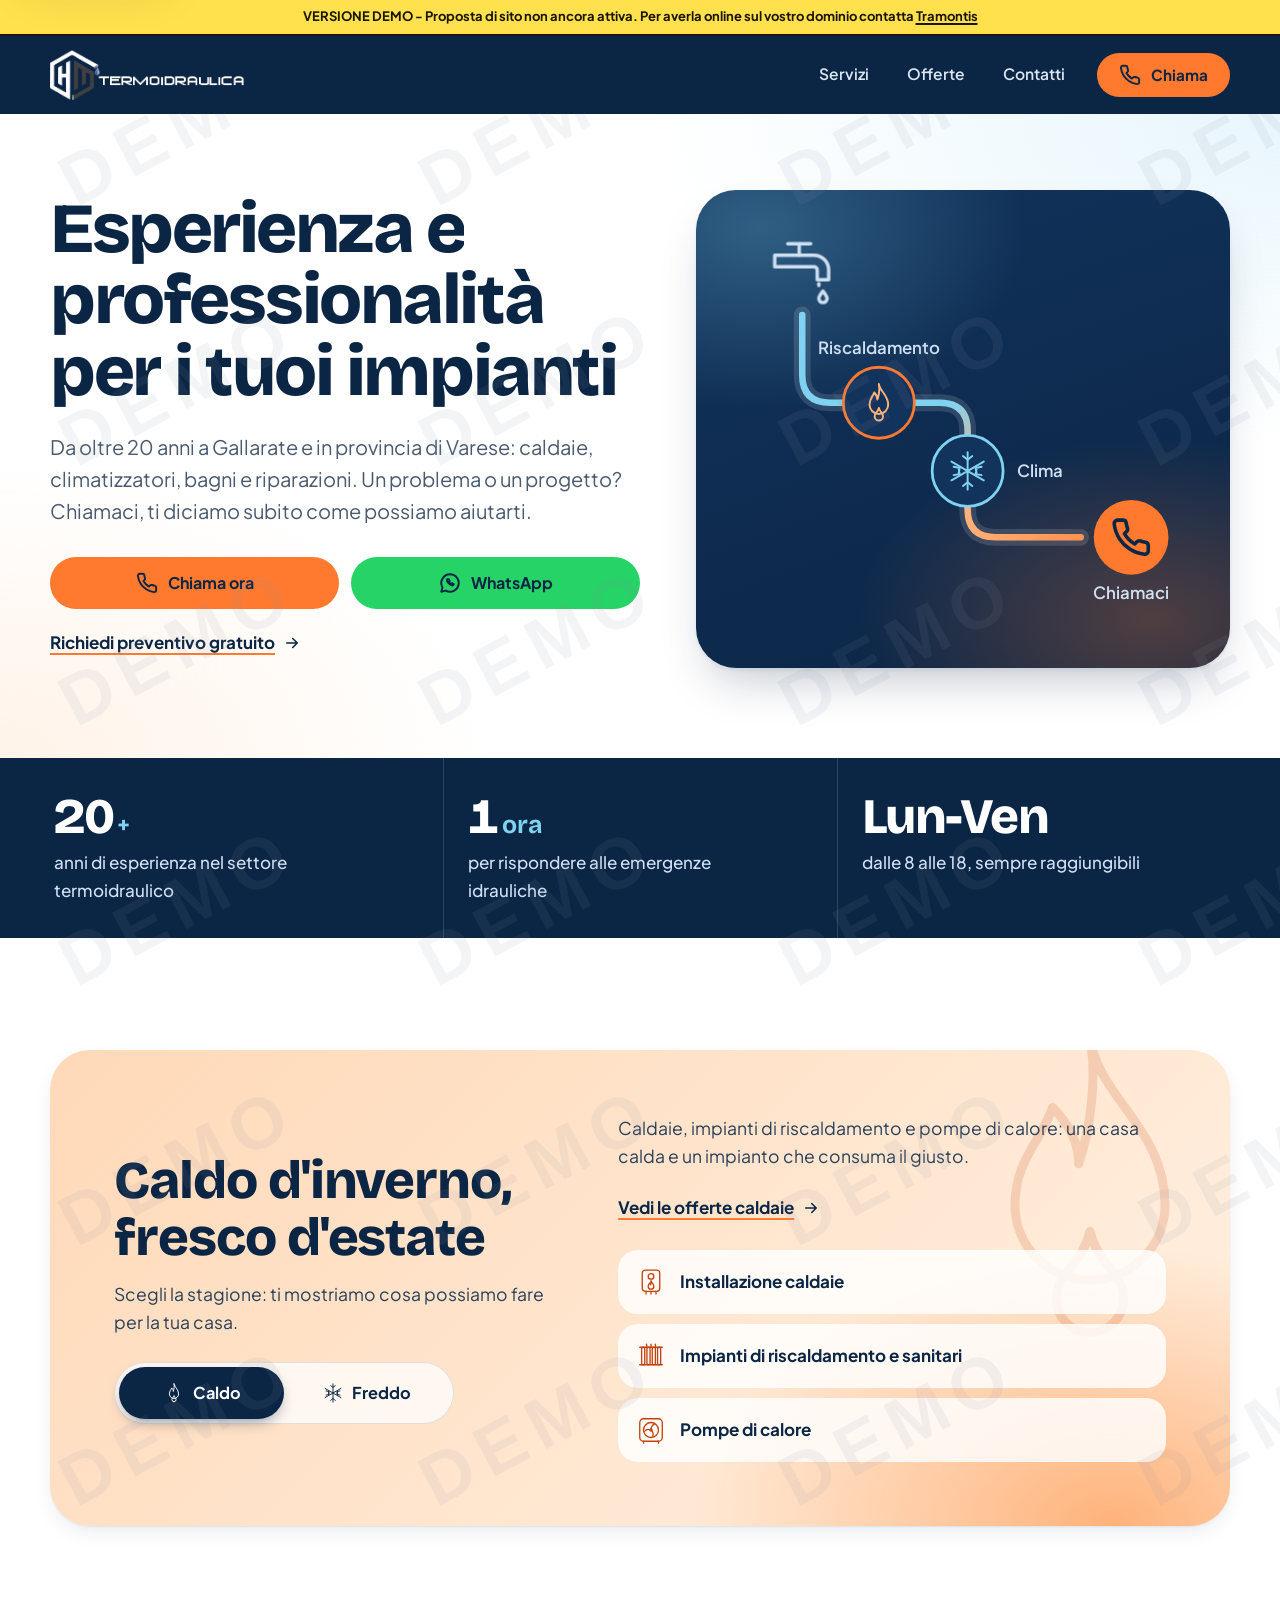
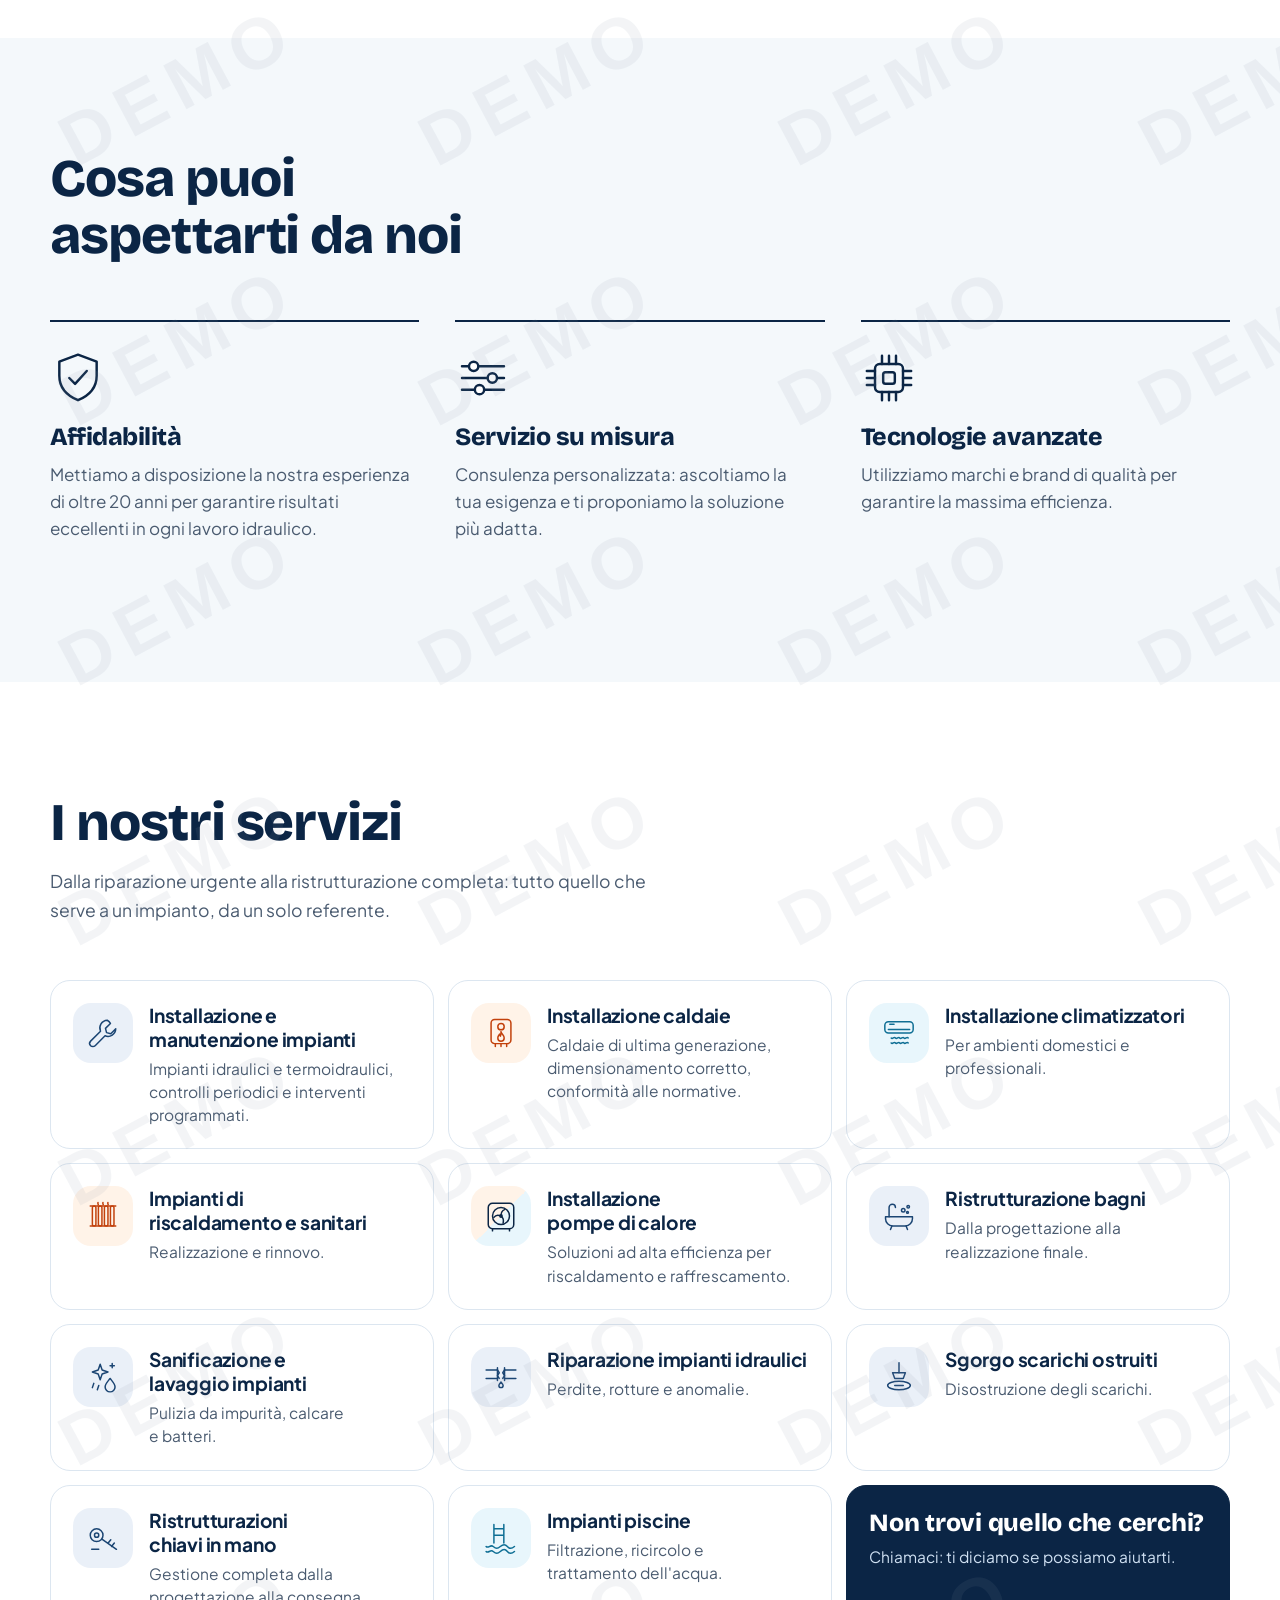
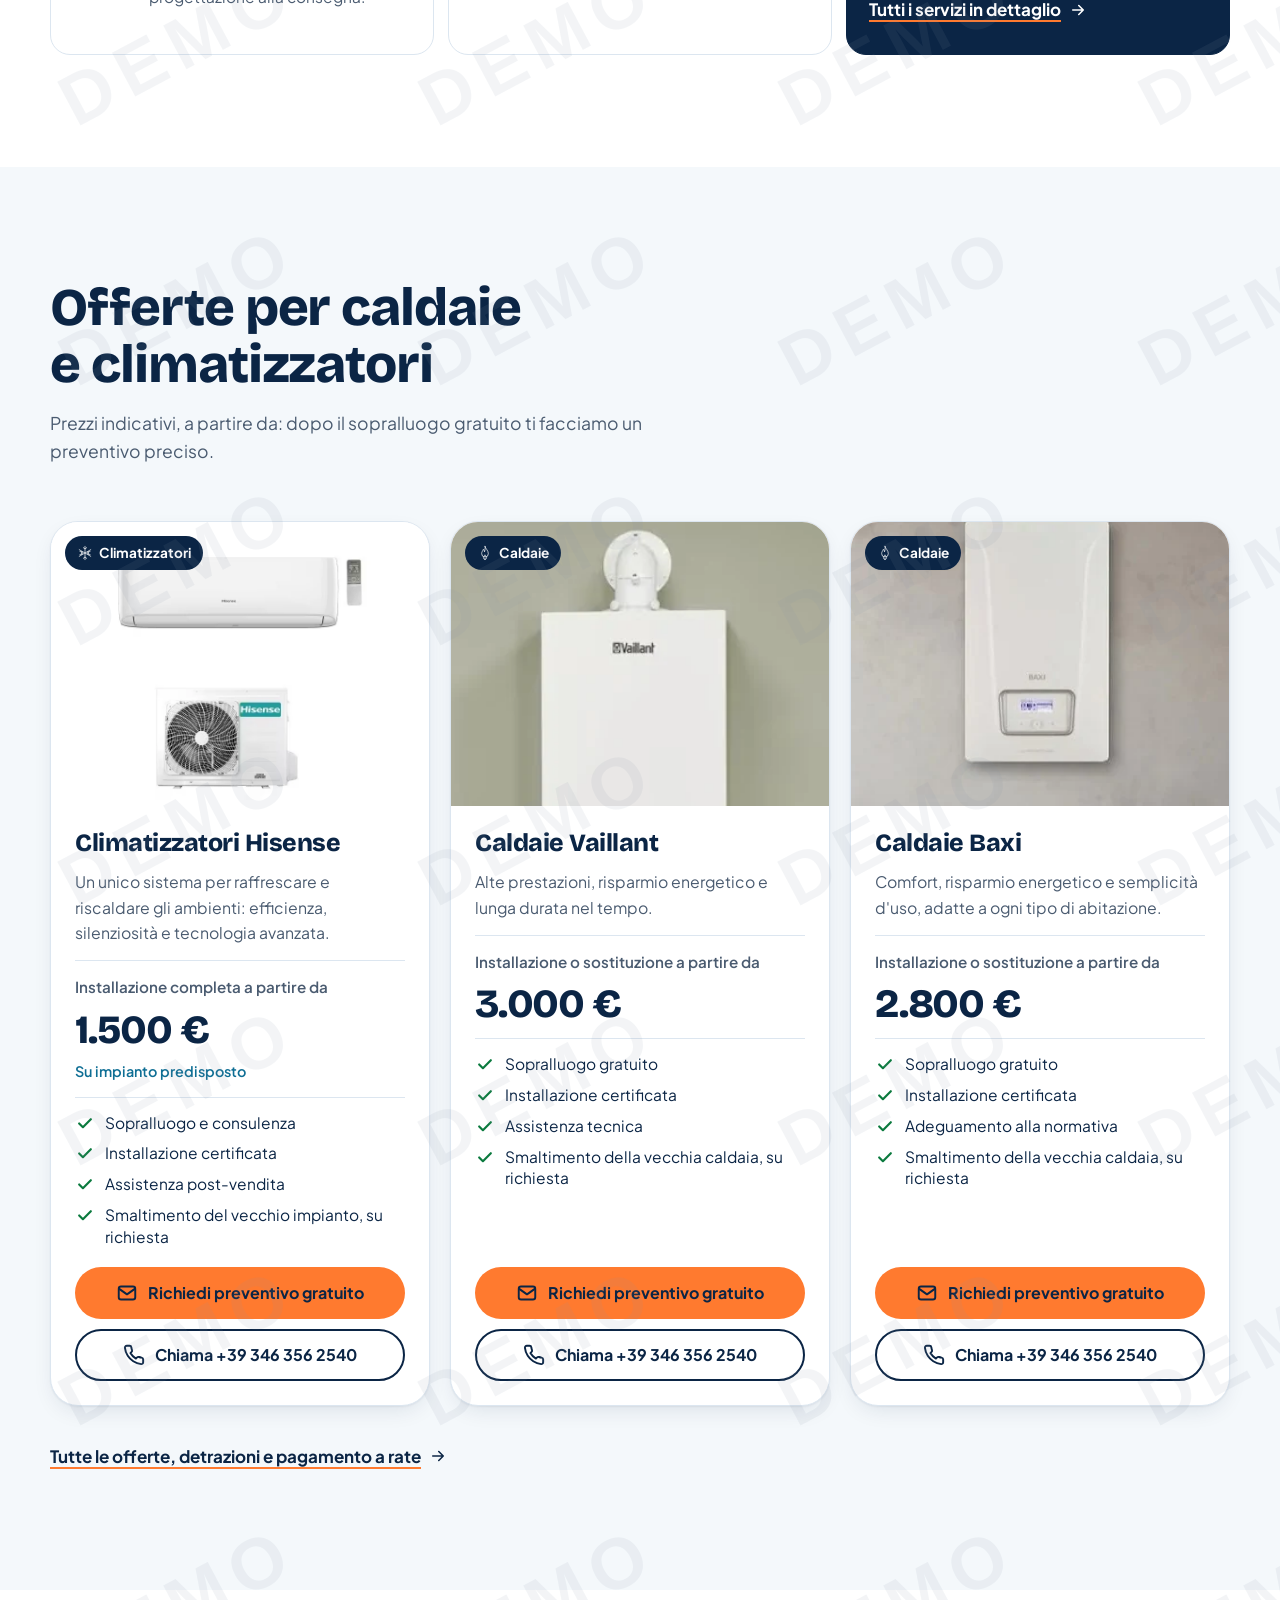
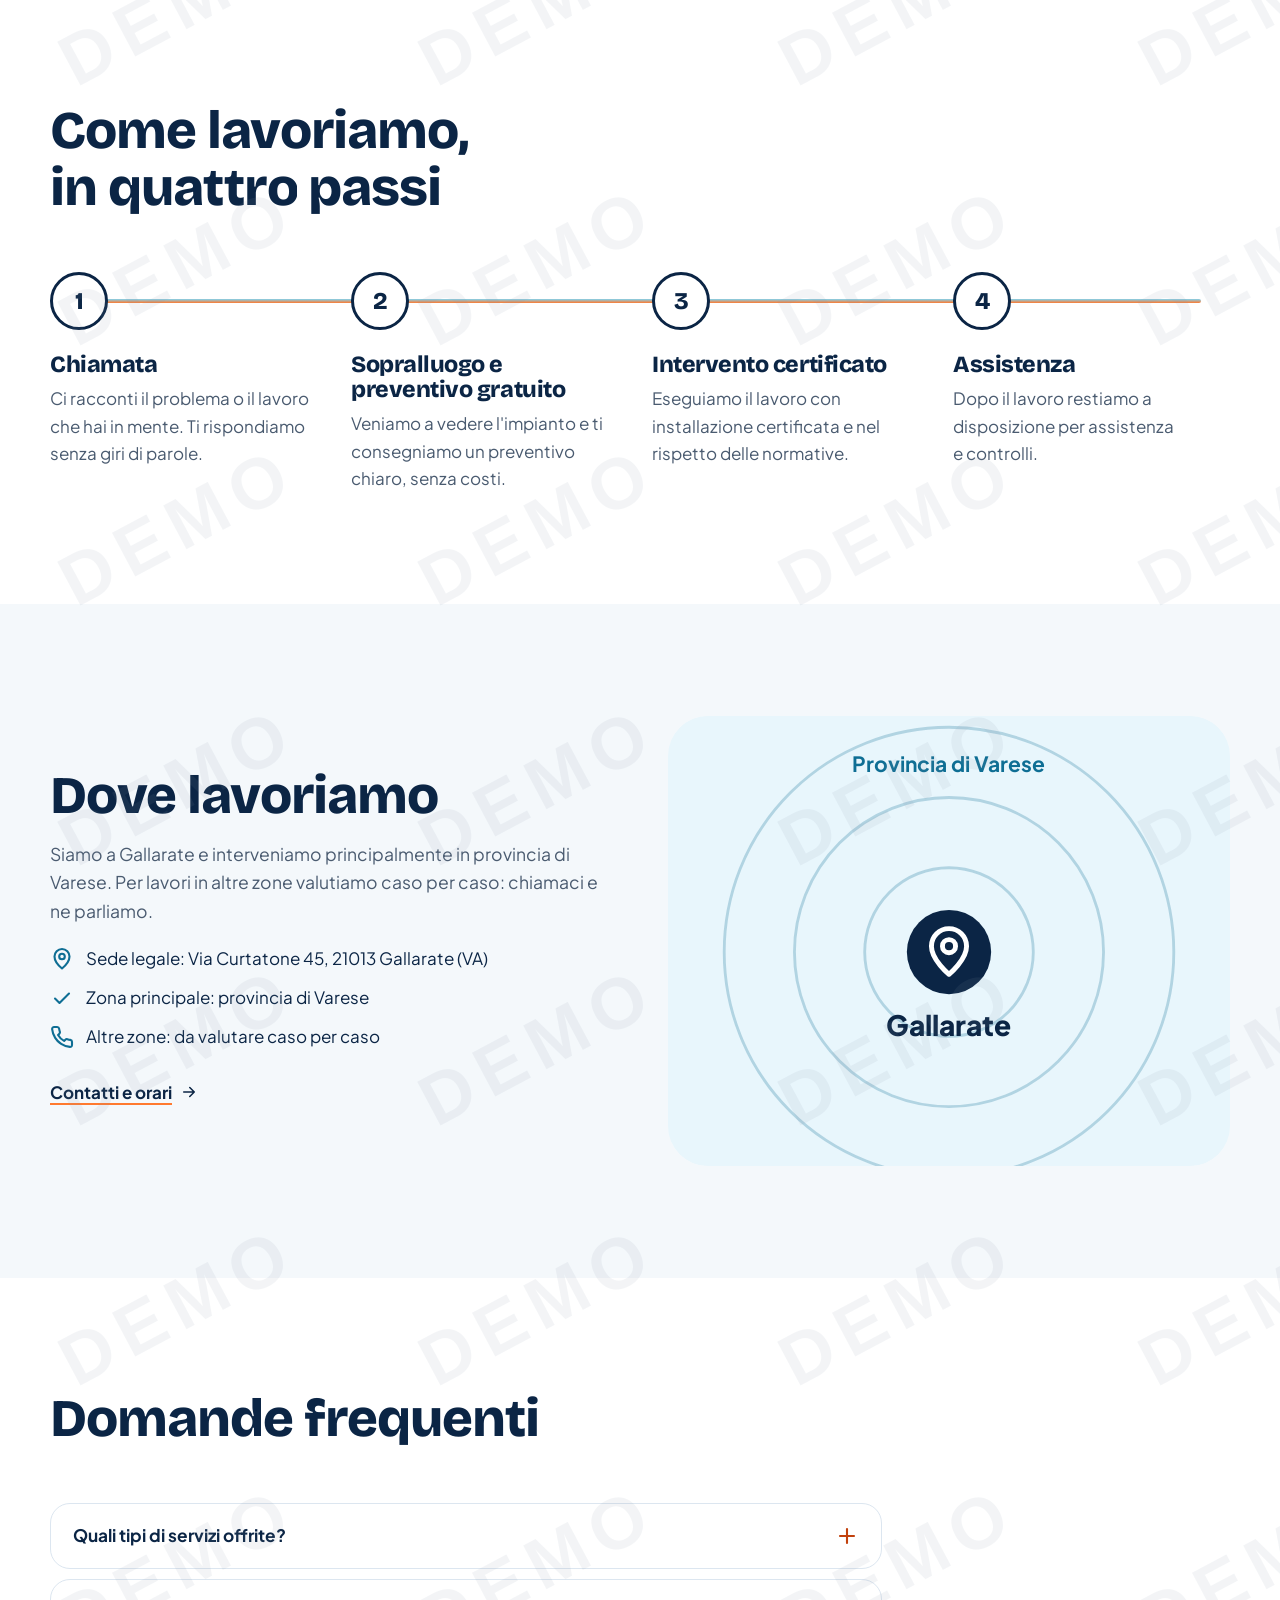
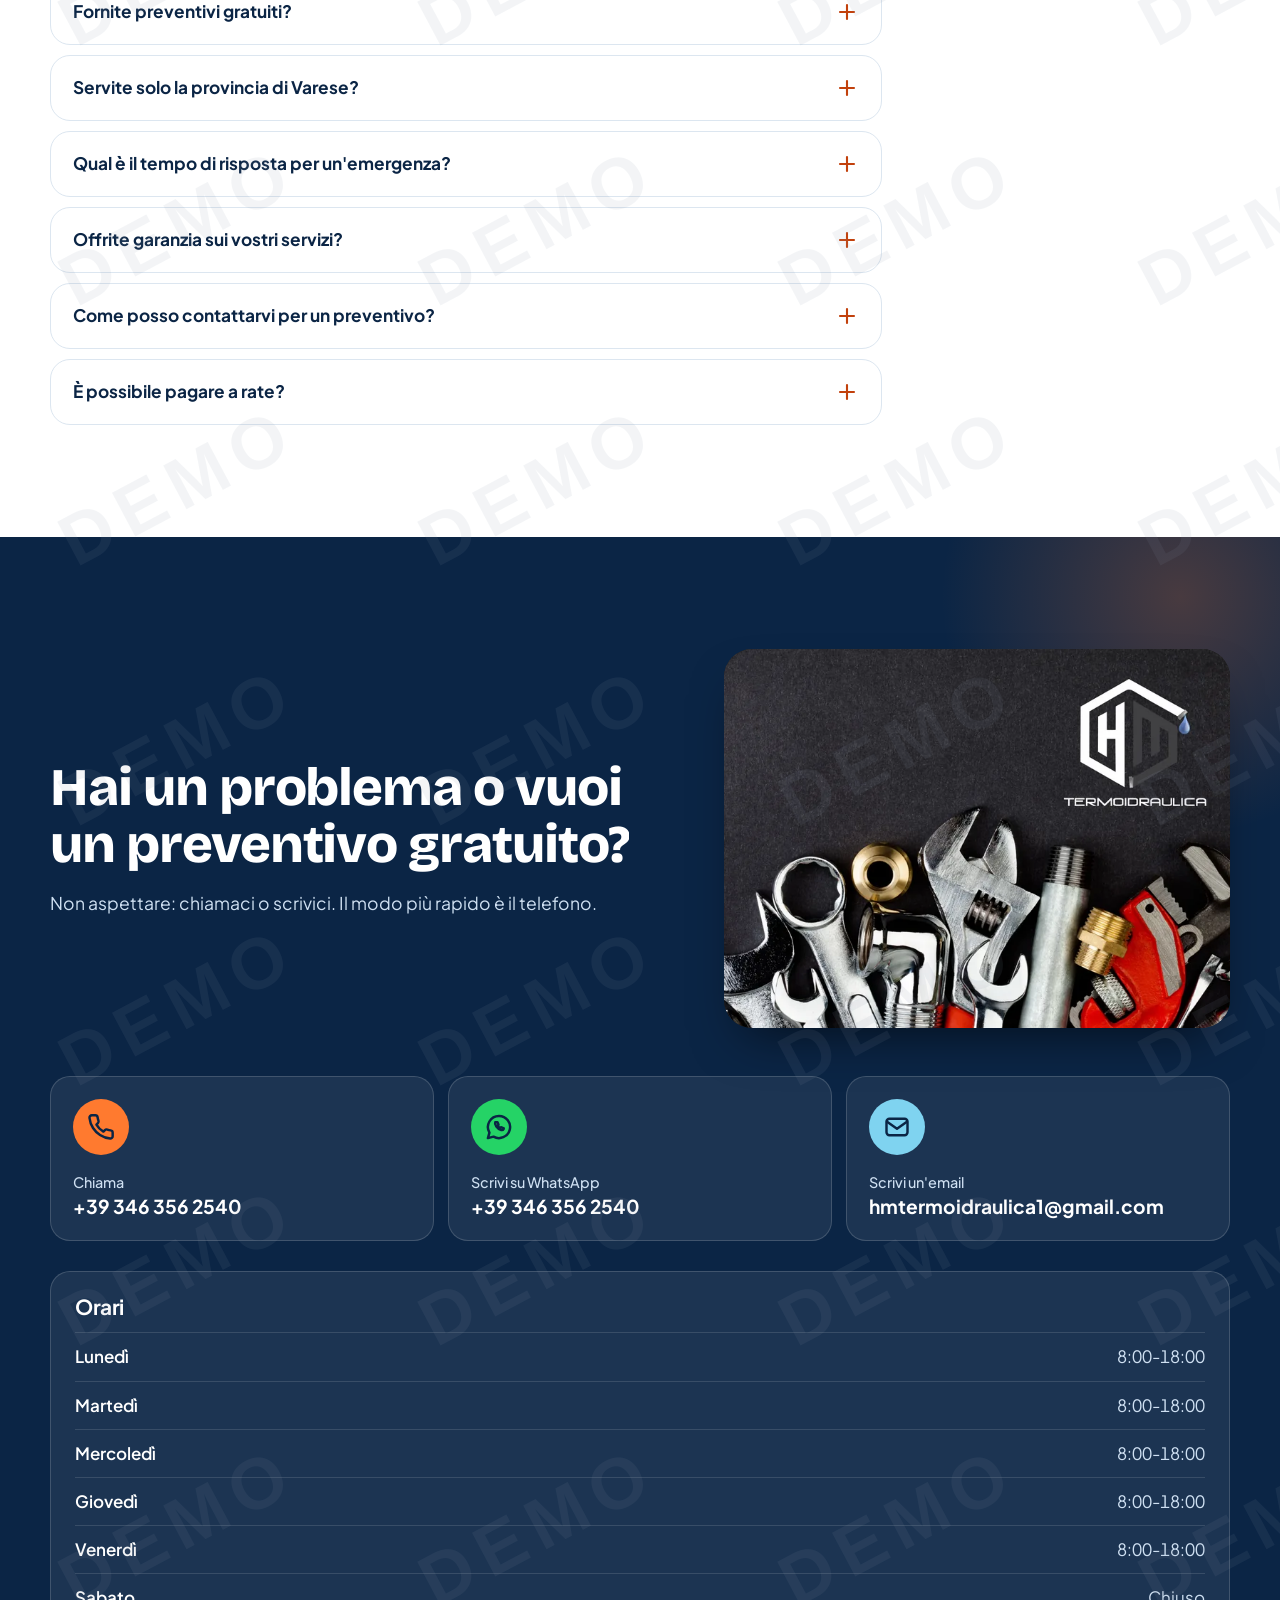
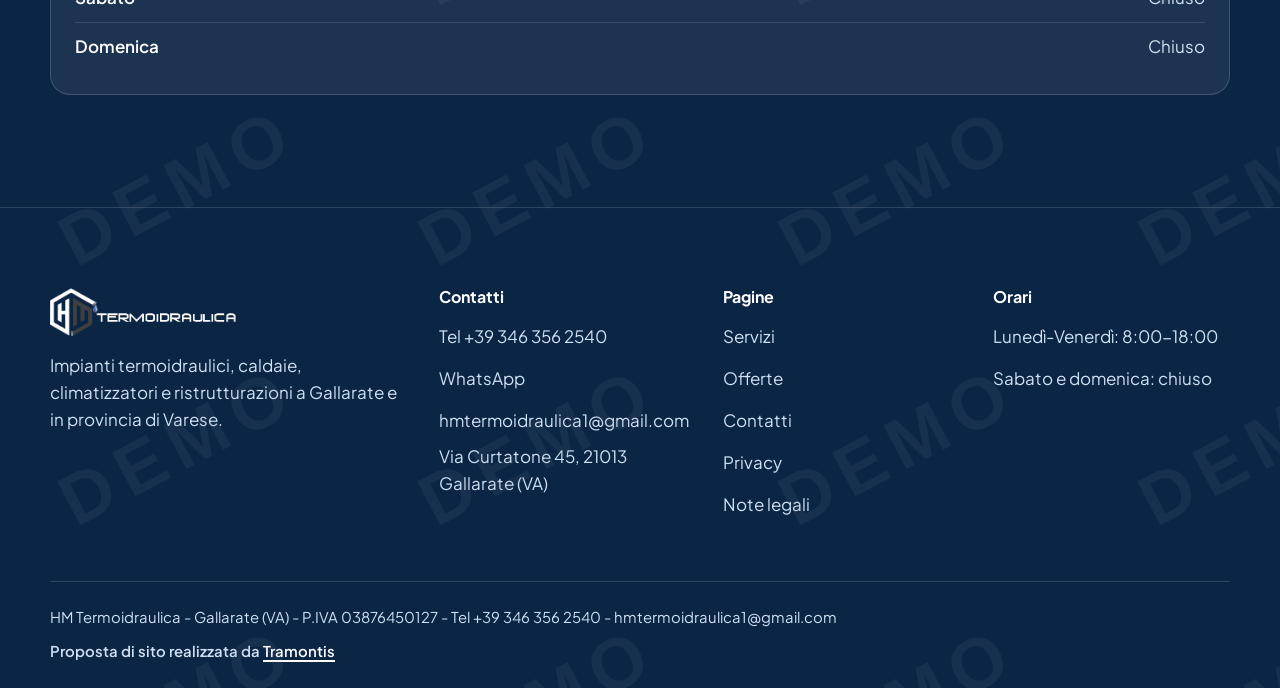
<file: index.html>
<!doctype html>
<html lang="it" class="no-js">
<head>
<!--build:head-->
    <meta charset="utf-8">
    <meta name="viewport" content="width=device-width, initial-scale=1">
    <title>[DEMO] Termoidraulico a Gallarate e provincia di Varese | HM Termoidraulica</title>
    <meta name="description" content="HM Termoidraulica, termoidraulico a Gallarate (VA): caldaie, climatizzatori, pompe di calore, bagni e riparazioni in provincia di Varese. Preventivo gratuito: chiama +39 346 356 2540.">
    <meta name="robots" content="noindex, nofollow">
    <meta name="theme-color" content="#0b2545">
    <meta property="og:type" content="website">
    <meta property="og:locale" content="it_IT">
    <meta property="og:site_name" content="HM Termoidraulica">
    <meta property="og:title" content="[DEMO] Termoidraulico a Gallarate e provincia di Varese | HM Termoidraulica">
    <meta property="og:description" content="HM Termoidraulica, termoidraulico a Gallarate (VA): caldaie, climatizzatori, pompe di calore, bagni e riparazioni in provincia di Varese. Preventivo gratuito: chiama +39 346 356 2540.">
    <meta property="og:image" content="https://hmtermoidraulica.it/assets/img/og-cover.jpg">
    <meta property="og:image:width" content="1200">
    <meta property="og:image:height" content="630">
    <meta name="twitter:card" content="summary_large_image">
    <link rel="icon" type="image/png" sizes="32x32" href="assets/img/favicon-32.png">
    <link rel="icon" type="image/png" sizes="192x192" href="assets/img/favicon-192.png">
    <link rel="apple-touch-icon" href="assets/img/apple-touch-icon.png">
    <link rel="preload" href="assets/fonts/plus-jakarta-sans-latin-wght-normal.woff2" as="font" type="font/woff2" crossorigin>
    <link rel="preload" href="assets/fonts/bricolage-grotesque-latin-wght-normal.woff2" as="font" type="font/woff2" crossorigin>
    <link rel="stylesheet" href="assets/css/style.css">
    <script>document.documentElement.classList.remove('no-js')</script>
    <script type="application/ld+json">{"@context": "https://schema.org", "@type": ["Plumber", "HVACBusiness"], "name": "HM Termoidraulica", "legalName": "Hm Termoidraulica di Simone Cicciarello", "url": "https://hmtermoidraulica.it/", "logo": "https://hmtermoidraulica.it/assets/img/logo-hm-termoidraulica.png", "image": "https://hmtermoidraulica.it/assets/img/og-cover.jpg", "description": "Impianti termoidraulici, caldaie, climatizzatori, pompe di calore, bagni e riparazioni a Gallarate e in provincia di Varese.", "telephone": "+39 346 356 2540", "email": "hmtermoidraulica1@gmail.com", "vatID": "IT03876450127", "address": {"@type": "PostalAddress", "streetAddress": "Via Curtatone 45", "addressLocality": "Gallarate", "addressRegion": "VA", "postalCode": "21013", "addressCountry": "IT"}, "areaServed": {"@type": "AdministrativeArea", "name": "Provincia di Varese"}, "openingHoursSpecification": [{"@type": "OpeningHoursSpecification", "dayOfWeek": ["Monday", "Tuesday", "Wednesday", "Thursday", "Friday"], "opens": "08:00", "closes": "18:00"}]}</script>
<!--/build:head-->
</head>
<body data-demo>
<!--build:top-->
<a class="skip-link" href="#main">Vai al contenuto</a>
<div class="site-top">
  <aside class="demo-banner" aria-label="Avviso versione demo">VERSIONE DEMO - Proposta di sito non ancora attiva. Per averla online sul vostro dominio contatta <a href="https://tramontis.netlify.app/" target="_blank" rel="noopener">Tramontis</a></aside>
  <header class="site-header">
    <div class="wrap site-header__in">
      <a class="brand" href="index.html" aria-label="HM Termoidraulica, vai alla home"><img src="assets/img/logo-hm-termoidraulica.png" width="439" height="113" alt="HM Termoidraulica"></a>
      <nav class="nav" aria-label="Menu principale">
        <ul class="nav__list">
            <li><a href="servizi.html">Servizi</a></li>
            <li><a href="offerte.html">Offerte</a></li>
            <li><a href="contatti.html">Contatti</a></li>
        </ul>
      </nav>
      <div class="header-actions">
        <a class="btn btn--sm" data-magnetic href="tel:+393463562540"><svg class="ico" aria-hidden="true" focusable="false"><use href="#i-phone"/></svg><span>Chiama</span></a>
        <button class="menu-btn" type="button" aria-expanded="false" aria-controls="mobile-nav" aria-label="Apri il menu">
          <svg class="ico i-open" aria-hidden="true" focusable="false"><use href="#i-menu"/></svg>
          <svg class="ico i-close" aria-hidden="true" focusable="false"><use href="#i-close"/></svg>
        </button>
      </div>
    </div>
    <nav class="mobile-nav" id="mobile-nav" aria-label="Menu mobile" hidden>
      <a href="servizi.html">Servizi</a>
      <a href="offerte.html">Offerte</a>
      <a href="contatti.html">Contatti</a>
    </nav>
  </header>
</div>
<!--/build:top-->

<main id="main">

  <!-- HERO -->
  <section class="hero" aria-labelledby="hero-title">
    <div class="wrap hero__grid">
      <div class="hero__copy">
        <h1 id="hero-title" data-split>Esperienza e professionalità per i tuoi impianti</h1>
        <p class="hero__lead rv">Da oltre 20 anni a Gallarate e in provincia di Varese: caldaie, climatizzatori, bagni e riparazioni. Un problema o un progetto? Chiamaci, ti diciamo subito come possiamo aiutarti.</p>
        <div class="hero__cta rv" style="--i:1">
          <a class="btn" data-magnetic href="tel:+393463562540"><svg class="ico" aria-hidden="true" focusable="false"><use href="#i-phone"/></svg><span>Chiama ora</span></a>
          <a class="btn btn--wa" data-magnetic href="https://wa.me/393463562540" target="_blank" rel="noopener"><svg class="ico" aria-hidden="true" focusable="false"><use href="#i-wa"/></svg><span>WhatsApp</span></a>
          <a class="link-arrow hero__quote" href="mailto:hmtermoidraulica1@gmail.com?subject=Richiesta%20preventivo%20gratuito&amp;body=Buongiorno%2C%0A%0Avorrei%20un%20preventivo%20gratuito%20per%3A%0A%0AComune%3A%20%0ATelefono%20per%20essere%20ricontattato%3A%20%0A%0AGrazie"><span>Richiedi preventivo gratuito</span><svg class="ico" aria-hidden="true" focusable="false"><use href="#i-arrow"/></svg></a>
        </div>
      </div>

      <div class="scene" data-scene>
        <svg viewBox="0 0 520 460" role="img" aria-labelledby="scene-t">
          <title id="scene-t">Un tubo parte dal rubinetto, passa per fiamma e fiocco di neve e arriva al pulsante di chiamata</title>
          <path class="scene__pipe-body" d="M88 108V172Q88 202 118 202H235Q265 202 265 232V316Q265 346 295 346H386"/>
          <path class="scene__pipe-flow" id="heroPipe" pathLength="1" d="M88 108V172Q88 202 118 202H235Q265 202 265 232V316Q265 346 295 346H386"/>

          <g class="scene__node" style="--n:0" color="#cfe0f2">
            <use href="#i-tap" x="48" y="16" width="84" height="84"/>
          </g>

          <g class="scene__node" style="--n:1">
            <circle cx="170" cy="202" r="38" fill="#12335c" stroke="#ff7a2f" stroke-width="3"/>
            <use href="#i-flame" x="146" y="178" width="48" height="48" color="#ffb27a"/>
            <text class="scene__caption" x="170" y="150" text-anchor="middle">Riscaldamento</text>
          </g>

          <g class="scene__node" style="--n:2">
            <circle cx="265" cy="275" r="38" fill="#12335c" stroke="#7fd3f0" stroke-width="3"/>
            <use href="#i-snow" x="241" y="251" width="48" height="48" color="#7fd3f0"/>
            <text class="scene__caption" x="318" y="281">Clima</text>
          </g>

          <g class="scene__node" style="--n:3">
            <circle class="scene__ring" cx="440" cy="346" r="40" fill="none" stroke="#ff7a2f" stroke-width="3"/>
            <circle cx="440" cy="346" r="40" fill="#ff7a2f"/>
            <use href="#i-phone" x="418" y="324" width="44" height="44" color="#0b2545"/>
            <text class="scene__caption" x="440" y="412" text-anchor="middle">Chiamaci</text>
          </g>

          <g class="scene__drop" id="heroDrop" aria-hidden="true">
            <path d="M0 -13C6 -5 10 0 10 5a10 10 0 0 1-20 0C-10 0 -6 -5 0 -13z" fill="#7fd3f0" stroke="#fff" stroke-width="2"/>
          </g>
        </svg>
      </div>
    </div>
  </section>

  <!-- NUMERI -->
  <section class="stats on-dark" aria-label="In sintesi">
    <div class="wrap stats__grid">
      <div class="stat">
        <span class="stat__num"><span data-count="20">20</span><small>+</small></span>
        <span class="stat__label">anni di esperienza nel settore termoidraulico</span>
      </div>
      <div class="stat">
        <span class="stat__num"><span data-count="1">1</span><small>ora</small></span>
        <span class="stat__label">per rispondere alle emergenze idrauliche</span>
      </div>
      <div class="stat">
        <span class="stat__num">Lun-Ven</span>
        <span class="stat__label">dalle <span data-count="8">8</span> alle <span data-count="18">18</span>, sempre raggiungibili</span>
      </div>
    </div>
  </section>

  <!-- CALDO / FREDDO -->
  <section class="section" id="stagioni" aria-labelledby="season-title">
    <div class="wrap">
      <div class="season rv" data-season data-mode="hot">
        <div class="season__bg season__bg--hot" aria-hidden="true"></div>
        <div class="season__bg season__bg--cold" aria-hidden="true"></div>
        <div class="season__big season__big--hot" aria-hidden="true"><svg class="ico ico--live"><use href="#i-flame"/></svg></div>
        <div class="season__big season__big--cold" aria-hidden="true"><svg class="ico ico--live"><use href="#i-snow"/></svg></div>
        <div class="season__in">
          <div class="season__head">
            <h2 id="season-title" data-split>Caldo d'inverno, fresco d'estate</h2>
            <p>Scegli la stagione: ti mostriamo cosa possiamo fare per la tua casa.</p>
            <div class="switch" role="tablist" aria-label="Stagione">
              <span class="switch__thumb" aria-hidden="true"></span>
              <button type="button" role="tab" id="tab-hot" aria-selected="true" aria-controls="pane-hot"><svg class="ico" aria-hidden="true" focusable="false"><use href="#i-flame"/></svg>Caldo</button>
              <button type="button" role="tab" id="tab-cold" aria-selected="false" aria-controls="pane-cold" tabindex="-1"><svg class="ico" aria-hidden="true" focusable="false"><use href="#i-snow"/></svg>Freddo</button>
            </div>
          </div>
          <div class="season__panes">
            <div class="season__pane season__pane--hot is-active" id="pane-hot" role="tabpanel" aria-labelledby="tab-hot">
              <div>
                <h3 class="sr-only">Riscaldamento</h3>
                <p style="font-size:1.1rem;margin-bottom:16px;color:#2a3f58">Caldaie, impianti di riscaldamento e pompe di calore: una casa calda e un impianto che consuma il giusto.</p>
                <a class="link-arrow" href="offerte.html#caldaie-vaillant"><span>Vedi le offerte caldaie</span><svg class="ico" aria-hidden="true" focusable="false"><use href="#i-arrow"/></svg></a>
              </div>
              <ul class="season__list has-ico">
                <li><a href="servizi.html#caldaie"><svg class="ico" aria-hidden="true" focusable="false"><use href="#i-boiler"/></svg>Installazione caldaie</a></li>
                <li><a href="servizi.html#riscaldamento-sanitari"><svg class="ico" aria-hidden="true" focusable="false"><use href="#i-radiator"/></svg>Impianti di riscaldamento e sanitari</a></li>
                <li><a href="servizi.html#pompe-di-calore"><svg class="ico" aria-hidden="true" focusable="false"><use href="#i-heatpump"/></svg>Pompe di calore</a></li>
              </ul>
            </div>
            <div class="season__pane season__pane--cold" id="pane-cold" role="tabpanel" aria-labelledby="tab-cold" inert aria-hidden="true">
              <div>
                <h3 class="sr-only">Climatizzazione</h3>
                <p style="font-size:1.1rem;margin-bottom:16px;color:#2a3f58">Climatizzatori e pompe di calore per ambienti domestici e professionali: comfort e efficienza anche nei mesi caldi.</p>
                <a class="link-arrow" href="offerte.html#climatizzatori"><span>Vedi l'offerta climatizzatori</span><svg class="ico" aria-hidden="true" focusable="false"><use href="#i-arrow"/></svg></a>
              </div>
              <ul class="season__list has-ico">
                <li><a href="servizi.html#climatizzatori"><svg class="ico" aria-hidden="true" focusable="false"><use href="#i-ac"/></svg>Installazione climatizzatori</a></li>
                <li><a href="servizi.html#pompe-di-calore"><svg class="ico" aria-hidden="true" focusable="false"><use href="#i-heatpump"/></svg>Pompe di calore: raffrescano e riscaldano</a></li>
                <li><a href="servizi.html#installazione-manutenzione"><svg class="ico" aria-hidden="true" focusable="false"><use href="#i-wrench"/></svg>Manutenzione e controlli periodici</a></li>
              </ul>
            </div>
          </div>
        </div>
      </div>
    </div>
  </section>

  <!-- PILASTRI -->
  <section class="section section--paper" aria-labelledby="pillars-title">
    <div class="wrap">
      <div class="sec-head">
        <h2 id="pillars-title" data-split>Cosa puoi aspettarti da noi</h2>
      </div>
      <div class="pillars">
        <article class="pillar rv has-ico">
          <svg class="ico pillar__ico" aria-hidden="true" focusable="false"><use href="#i-shield"/></svg>
          <h3>Affidabilità</h3>
          <p>Mettiamo a disposizione la nostra esperienza di oltre 20 anni per garantire risultati eccellenti in ogni lavoro idraulico.</p>
        </article>
        <article class="pillar rv has-ico" style="--i:1">
          <svg class="ico pillar__ico" aria-hidden="true" focusable="false"><use href="#i-sliders"/></svg>
          <h3>Servizio su misura</h3>
          <p>Consulenza personalizzata: ascoltiamo la tua esigenza e ti proponiamo la soluzione più adatta.</p>
        </article>
        <article class="pillar rv has-ico" style="--i:2">
          <svg class="ico pillar__ico" aria-hidden="true" focusable="false"><use href="#i-chip"/></svg>
          <h3>Tecnologie avanzate</h3>
          <p>Utilizziamo marchi e brand di qualità per garantire la massima efficienza.</p>
        </article>
      </div>
    </div>
  </section>

  <!-- SERVIZI -->
  <section class="section" id="servizi" aria-labelledby="services-title">
    <div class="wrap">
      <div class="sec-head">
        <h2 id="services-title" data-split>I nostri servizi</h2>
        <p>Dalla riparazione urgente alla ristrutturazione completa: tutto quello che serve a un impianto, da un solo referente.</p>
      </div>
      <div class="svc-grid">
        <a class="svc rv has-ico" href="servizi.html#installazione-manutenzione">
          <span class="svc__ico svc__ico--water"><svg class="ico" aria-hidden="true" focusable="false"><use href="#i-wrench"/></svg></span>
          <span><h3>Installazione e manutenzione impianti</h3><p>Impianti idraulici e termoidraulici, controlli periodici e interventi programmati.</p></span>
        </a>
        <a class="svc rv has-ico" style="--i:1" href="servizi.html#caldaie">
          <span class="svc__ico svc__ico--hot"><svg class="ico" aria-hidden="true" focusable="false"><use href="#i-boiler"/></svg></span>
          <span><h3>Installazione caldaie</h3><p>Caldaie di ultima generazione, dimensionamento corretto, conformità alle normative.</p></span>
        </a>
        <a class="svc rv has-ico" style="--i:2" href="servizi.html#climatizzatori">
          <span class="svc__ico svc__ico--cold"><svg class="ico" aria-hidden="true" focusable="false"><use href="#i-ac"/></svg></span>
          <span><h3>Installazione climatizzatori</h3><p>Per ambienti domestici e professionali.</p></span>
        </a>
        <a class="svc rv has-ico" style="--i:3" href="servizi.html#riscaldamento-sanitari">
          <span class="svc__ico svc__ico--hot"><svg class="ico" aria-hidden="true" focusable="false"><use href="#i-radiator"/></svg></span>
          <span><h3>Impianti di riscaldamento e sanitari</h3><p>Realizzazione e rinnovo.</p></span>
        </a>
        <a class="svc rv has-ico" style="--i:4" href="servizi.html#pompe-di-calore">
          <span class="svc__ico svc__ico--both"><svg class="ico" aria-hidden="true" focusable="false"><use href="#i-heatpump"/></svg></span>
          <span><h3>Installazione pompe di calore</h3><p>Soluzioni ad alta efficienza per riscaldamento e raffrescamento.</p></span>
        </a>
        <a class="svc rv has-ico" style="--i:5" href="servizi.html#ristrutturazione-bagni">
          <span class="svc__ico svc__ico--water"><svg class="ico" aria-hidden="true" focusable="false"><use href="#i-bath"/></svg></span>
          <span><h3>Ristrutturazione bagni</h3><p>Dalla progettazione alla realizzazione finale.</p></span>
        </a>
        <a class="svc rv has-ico" style="--i:6" href="servizi.html#sanificazione-lavaggio">
          <span class="svc__ico svc__ico--water"><svg class="ico" aria-hidden="true" focusable="false"><use href="#i-clean"/></svg></span>
          <span><h3>Sanificazione e lavaggio impianti</h3><p>Pulizia da impurità, calcare e batteri.</p></span>
        </a>
        <a class="svc rv has-ico" style="--i:7" href="servizi.html#riparazione-idraulica">
          <span class="svc__ico svc__ico--water"><svg class="ico" aria-hidden="true" focusable="false"><use href="#i-leak"/></svg></span>
          <span><h3>Riparazione impianti idraulici</h3><p>Perdite, rotture e anomalie.</p></span>
        </a>
        <a class="svc rv has-ico" style="--i:8" href="servizi.html#sgorgo-scarichi">
          <span class="svc__ico svc__ico--water"><svg class="ico" aria-hidden="true" focusable="false"><use href="#i-drain"/></svg></span>
          <span><h3>Sgorgo scarichi ostruiti</h3><p>Disostruzione degli scarichi.</p></span>
        </a>
        <a class="svc rv has-ico" style="--i:9" href="servizi.html#chiavi-in-mano">
          <span class="svc__ico svc__ico--water"><svg class="ico" aria-hidden="true" focusable="false"><use href="#i-keys"/></svg></span>
          <span><h3>Ristrutturazioni chiavi in mano</h3><p>Gestione completa dalla progettazione alla consegna.</p></span>
        </a>
        <a class="svc rv has-ico" style="--i:10" href="servizi.html#piscine">
          <span class="svc__ico svc__ico--cold"><svg class="ico" aria-hidden="true" focusable="false"><use href="#i-pool"/></svg></span>
          <span><h3>Impianti piscine</h3><p>Filtrazione, ricircolo e trattamento dell'acqua.</p></span>
        </a>
        <a class="svc svc--cta rv" style="--i:11" href="servizi.html">
          <span>
            <h3>Non trovi quello che cerchi?</h3>
            <p>Chiamaci: ti diciamo se possiamo aiutarti.</p>
          </span>
          <span class="link-arrow" style="color:#fff"><span style="text-decoration-color:var(--flame)">Tutti i servizi in dettaglio</span><svg class="ico" aria-hidden="true" focusable="false"><use href="#i-arrow"/></svg></span>
        </a>
      </div>
    </div>
  </section>

  <!-- OFFERTE -->
  <section class="section section--paper" id="offerte" aria-labelledby="offers-title">
    <div class="wrap">
      <div class="sec-head">
        <h2 id="offers-title" data-split>Offerte per caldaie e climatizzatori</h2>
        <p>Prezzi indicativi, a partire da: dopo il sopralluogo gratuito ti facciamo un preventivo preciso.</p>
      </div>
      <div class="offers">
<!--build:offers-->
      <article class="offer offer--cold offer--contain has-ico rv" style="--i:0" id="climatizzatori" data-tilt>
        <figure class="offer__fig">
          <span class="offer__tag"><svg class="ico" aria-hidden="true" focusable="false"><use href="#i-snow"/></svg>Climatizzatori</span>
          <div class="offer__float"><picture>
            <source type="image/webp" srcset="assets/img/climatizzatore-hisense-easy-smart.webp">
            <img src="assets/img/climatizzatore-hisense-easy-smart.jpg" width="566" height="538" alt="Climatizzatore Hisense Easy Smart: unità interna a parete, telecomando e unità esterna" loading="lazy" decoding="async">
          </picture></div>
        </figure>
        <div class="offer__body">
          <h3>Climatizzatori Hisense</h3>
          <p class="offer__desc">Un unico sistema per raffrescare e riscaldare gli ambienti: efficienza, silenziosità e tecnologia avanzata.</p>
          <p class="offer__price"><span class="offer__from">Installazione completa a partire da</span><span class="offer__amount">1.500 €</span><span class="offer__cond">Su impianto predisposto</span></p>
          <ul class="checklist"><li><svg class="ico" aria-hidden="true" focusable="false"><use href="#i-check"/></svg><span>Sopralluogo e consulenza</span></li><li><svg class="ico" aria-hidden="true" focusable="false"><use href="#i-check"/></svg><span>Installazione certificata</span></li><li><svg class="ico" aria-hidden="true" focusable="false"><use href="#i-check"/></svg><span>Assistenza post-vendita</span></li><li><svg class="ico" aria-hidden="true" focusable="false"><use href="#i-check"/></svg><span>Smaltimento del vecchio impianto, su richiesta</span></li></ul>
          <div class="offer__cta">
            <a class="btn" data-magnetic href="mailto:hmtermoidraulica1@gmail.com?subject=Richiesta%20preventivo%20-%20Climatizzatori%20Hisense&amp;body=Buongiorno%2C%0A%0Avorrei%20un%20preventivo%20gratuito%20per%3A%20Climatizzatori%20Hisense.%0A%0AComune%3A%20%0ATelefono%20per%20essere%20ricontattato%3A%20%0A%0AGrazie"><svg class="ico" aria-hidden="true" focusable="false"><use href="#i-mail"/></svg><span>Richiedi preventivo gratuito</span></a>
            <a class="btn btn--ghost" data-magnetic href="tel:+393463562540"><svg class="ico" aria-hidden="true" focusable="false"><use href="#i-phone"/></svg><span>Chiama +39 346 356 2540</span></a>
          </div>
        </div>
      </article>
      <article class="offer offer--hot offer--cover has-ico rv" style="--i:1" id="caldaie-vaillant" data-tilt>
        <figure class="offer__fig">
          <span class="offer__tag"><svg class="ico" aria-hidden="true" focusable="false"><use href="#i-flame"/></svg>Caldaie</span>
          <div class="offer__float"><picture>
            <source type="image/webp" srcset="assets/img/caldaia-vaillant.webp">
            <img src="assets/img/caldaia-vaillant.jpg" width="367" height="385" alt="Caldaia a parete Vaillant di colore bianco con display" loading="lazy" decoding="async">
          </picture></div>
        </figure>
        <div class="offer__body">
          <h3>Caldaie Vaillant</h3>
          <p class="offer__desc">Alte prestazioni, risparmio energetico e lunga durata nel tempo.</p>
          <p class="offer__price"><span class="offer__from">Installazione o sostituzione a partire da</span><span class="offer__amount">3.000 €</span></p>
          <ul class="checklist"><li><svg class="ico" aria-hidden="true" focusable="false"><use href="#i-check"/></svg><span>Sopralluogo gratuito</span></li><li><svg class="ico" aria-hidden="true" focusable="false"><use href="#i-check"/></svg><span>Installazione certificata</span></li><li><svg class="ico" aria-hidden="true" focusable="false"><use href="#i-check"/></svg><span>Assistenza tecnica</span></li><li><svg class="ico" aria-hidden="true" focusable="false"><use href="#i-check"/></svg><span>Smaltimento della vecchia caldaia, su richiesta</span></li></ul>
          <div class="offer__cta">
            <a class="btn" data-magnetic href="mailto:hmtermoidraulica1@gmail.com?subject=Richiesta%20preventivo%20-%20Caldaie%20Vaillant&amp;body=Buongiorno%2C%0A%0Avorrei%20un%20preventivo%20gratuito%20per%3A%20Caldaie%20Vaillant.%0A%0AComune%3A%20%0ATelefono%20per%20essere%20ricontattato%3A%20%0A%0AGrazie"><svg class="ico" aria-hidden="true" focusable="false"><use href="#i-mail"/></svg><span>Richiedi preventivo gratuito</span></a>
            <a class="btn btn--ghost" data-magnetic href="tel:+393463562540"><svg class="ico" aria-hidden="true" focusable="false"><use href="#i-phone"/></svg><span>Chiama +39 346 356 2540</span></a>
          </div>
        </div>
      </article>
      <article class="offer offer--hot offer--cover has-ico rv" style="--i:2" id="caldaie-baxi" data-tilt>
        <figure class="offer__fig">
          <span class="offer__tag"><svg class="ico" aria-hidden="true" focusable="false"><use href="#i-flame"/></svg>Caldaie</span>
          <div class="offer__float"><picture>
            <source type="image/webp" srcset="assets/img/caldaia-baxi.webp">
            <img src="assets/img/caldaia-baxi.jpg" width="431" height="469" alt="Caldaia a parete Baxi di colore bianco con display" loading="lazy" decoding="async">
          </picture></div>
        </figure>
        <div class="offer__body">
          <h3>Caldaie Baxi</h3>
          <p class="offer__desc">Comfort, risparmio energetico e semplicità d&#x27;uso, adatte a ogni tipo di abitazione.</p>
          <p class="offer__price"><span class="offer__from">Installazione o sostituzione a partire da</span><span class="offer__amount">2.800 €</span></p>
          <ul class="checklist"><li><svg class="ico" aria-hidden="true" focusable="false"><use href="#i-check"/></svg><span>Sopralluogo gratuito</span></li><li><svg class="ico" aria-hidden="true" focusable="false"><use href="#i-check"/></svg><span>Installazione certificata</span></li><li><svg class="ico" aria-hidden="true" focusable="false"><use href="#i-check"/></svg><span>Adeguamento alla normativa</span></li><li><svg class="ico" aria-hidden="true" focusable="false"><use href="#i-check"/></svg><span>Smaltimento della vecchia caldaia, su richiesta</span></li></ul>
          <div class="offer__cta">
            <a class="btn" data-magnetic href="mailto:hmtermoidraulica1@gmail.com?subject=Richiesta%20preventivo%20-%20Caldaie%20Baxi&amp;body=Buongiorno%2C%0A%0Avorrei%20un%20preventivo%20gratuito%20per%3A%20Caldaie%20Baxi.%0A%0AComune%3A%20%0ATelefono%20per%20essere%20ricontattato%3A%20%0A%0AGrazie"><svg class="ico" aria-hidden="true" focusable="false"><use href="#i-mail"/></svg><span>Richiedi preventivo gratuito</span></a>
            <a class="btn btn--ghost" data-magnetic href="tel:+393463562540"><svg class="ico" aria-hidden="true" focusable="false"><use href="#i-phone"/></svg><span>Chiama +39 346 356 2540</span></a>
          </div>
        </div>
      </article>
<!--/build:offers-->
      </div>
      <p style="margin-top:28px"><a class="link-arrow" href="offerte.html"><span>Tutte le offerte, detrazioni e pagamento a rate</span><svg class="ico" aria-hidden="true" focusable="false"><use href="#i-arrow"/></svg></a></p>
    </div>
  </section>

  <!-- COME LAVORIAMO -->
  <section class="section" aria-labelledby="steps-title">
    <div class="wrap">
      <div class="sec-head">
        <h2 id="steps-title" data-split>Come lavoriamo, in quattro passi</h2>
      </div>
      <ol class="steps" data-steps>
        <li class="step rv"><span class="step__n" aria-hidden="true">1</span><h3>Chiamata</h3><p>Ci racconti il problema o il lavoro che hai in mente. Ti rispondiamo senza giri di parole.</p></li>
        <li class="step rv" style="--i:1"><span class="step__n" aria-hidden="true">2</span><h3>Sopralluogo e preventivo gratuito</h3><p>Veniamo a vedere l'impianto e ti consegniamo un preventivo chiaro, senza costi.</p></li>
        <li class="step rv" style="--i:2"><span class="step__n" aria-hidden="true">3</span><h3>Intervento certificato</h3><p>Eseguiamo il lavoro con installazione certificata e nel rispetto delle normative.</p></li>
        <li class="step rv" style="--i:3"><span class="step__n" aria-hidden="true">4</span><h3>Assistenza</h3><p>Dopo il lavoro restiamo a disposizione per assistenza e controlli.</p></li>
      </ol>
    </div>
  </section>

  <!-- ZONA SERVITA -->
  <section class="section section--paper" aria-labelledby="zone-title">
    <div class="wrap zone">
      <div>
        <h2 id="zone-title" style="font-size:clamp(2rem,5.2vw,3.3rem);font-weight:800" data-split>Dove lavoriamo</h2>
        <p style="margin-top:16px;color:var(--muted);font-size:1.1rem">Siamo a Gallarate e interveniamo principalmente in provincia di Varese. Per lavori in altre zone valutiamo caso per caso: chiamaci e ne parliamo.</p>
        <ul class="zone__list">
          <li><svg class="ico" aria-hidden="true" focusable="false"><use href="#i-pin"/></svg><span>Sede legale: Via Curtatone 45, 21013 Gallarate (VA)</span></li>
          <li><svg class="ico" aria-hidden="true" focusable="false"><use href="#i-check"/></svg><span>Zona principale: provincia di Varese</span></li>
          <li><svg class="ico" aria-hidden="true" focusable="false"><use href="#i-phone"/></svg><span>Altre zone: da valutare caso per caso</span></li>
        </ul>
        <p style="margin-top:20px"><a class="link-arrow" href="contatti.html"><span>Contatti e orari</span><svg class="ico" aria-hidden="true" focusable="false"><use href="#i-arrow"/></svg></a></p>
      </div>
      <div class="zone__map rv" aria-hidden="true">
        <svg viewBox="0 0 400 320" focusable="false">
          <g fill="none" stroke="#0e6e94" stroke-opacity=".25" stroke-width="2">
            <circle cx="200" cy="168" r="60"/><circle cx="200" cy="168" r="110"/><circle cx="200" cy="168" r="160"/>
          </g>
          <circle class="zone__ring" cx="200" cy="168" r="28" fill="none" stroke="#ff7a2f" stroke-width="3"/>
          <circle class="zone__ring" style="animation-delay:1.1s" cx="200" cy="168" r="28" fill="none" stroke="#ff7a2f" stroke-width="3"/>
          <circle cx="200" cy="168" r="30" fill="#0b2545"/>
          <use href="#i-pin" x="180" y="148" width="40" height="40" class="zone__pin"/>
          <text x="200" y="228" text-anchor="middle" font-family="Plus Jakarta Sans, system-ui, sans-serif" font-weight="800" font-size="20" fill="#0b2545">Gallarate</text>
          <text x="200" y="40" text-anchor="middle" font-family="Plus Jakarta Sans, system-ui, sans-serif" font-weight="700" font-size="15" fill="#0e6e94">Provincia di Varese</text>
        </svg>
      </div>
    </div>
  </section>

  <!-- FAQ -->
  <section class="section" id="faq" aria-labelledby="faq-title">
    <div class="wrap">
      <div class="sec-head">
        <h2 id="faq-title" data-split>Domande frequenti</h2>
      </div>
      <div class="faq">
        <details><summary>Quali tipi di servizi offrite?<svg class="ico" aria-hidden="true" focusable="false"><use href="#i-plus"/></svg></summary><div class="faq__a"><p>Offriamo installazioni, manutenzioni, ristrutturazioni e forniture di materiali idraulici. <a href="servizi.html">Guarda tutti i servizi</a>.</p></div></details>
        <details><summary>Fornite preventivi gratuiti?<svg class="ico" aria-hidden="true" focusable="false"><use href="#i-plus"/></svg></summary><div class="faq__a"><p>Sì, forniamo preventivi gratuiti per tutti i nostri servizi.</p></div></details>
        <details><summary>Servite solo la provincia di Varese?<svg class="ico" aria-hidden="true" focusable="false"><use href="#i-plus"/></svg></summary><div class="faq__a"><p>Siamo attivi principalmente nella provincia di Varese, ma possiamo valutare interventi in altre zone.</p></div></details>
        <details><summary>Qual è il tempo di risposta per un'emergenza?<svg class="ico" aria-hidden="true" focusable="false"><use href="#i-plus"/></svg></summary><div class="faq__a"><p>Rispondiamo alle emergenze idrauliche entro un'ora dalla chiamata. Siamo raggiungibili dal lunedì al venerdì, dalle 8:00 alle 18:00.</p></div></details>
        <details><summary>Offrite garanzia sui vostri servizi?<svg class="ico" aria-hidden="true" focusable="false"><use href="#i-plus"/></svg></summary><div class="faq__a"><p>Sì, tutti i nostri lavori sono garantiti per la soddisfazione del cliente.</p></div></details>
        <details><summary>Come posso contattarvi per un preventivo?<svg class="ico" aria-hidden="true" focusable="false"><use href="#i-plus"/></svg></summary><div class="faq__a"><p>Puoi contattarci per telefono, su WhatsApp o via email: trovi tutti i recapiti nella pagina <a href="contatti.html">Contatti</a>.</p></div></details>
        <details><summary>È possibile pagare a rate?<svg class="ico" aria-hidden="true" focusable="false"><use href="#i-plus"/></svg></summary><div class="faq__a"><p>Sì, offriamo un servizio di finanziamento a tasso agevolato. Chiedici informazioni in fase di preventivo.</p></div></details>
      </div>
    </div>
  </section>

  <!-- CONTATTI -->
  <section class="section contact on-dark" id="contatti" aria-labelledby="contact-title">
    <div class="wrap">
      <div class="contact__intro">
        <div class="sec-head">
          <h2 id="contact-title" data-split>Hai un problema o vuoi un preventivo gratuito?</h2>
          <p>Non aspettare: chiamaci o scrivici. Il modo più rapido è il telefono.</p>
        </div>
        <figure class="photo photo--graphite rv">
          <picture>
            <source type="image/webp" srcset="assets/img/attrezzi-idraulici-hm-800.webp 800w, assets/img/attrezzi-idraulici-hm-1200.webp 1200w" sizes="(min-width:900px) 480px, 90vw">
            <img src="assets/img/attrezzi-idraulici-hm-800.jpg" width="800" height="533" alt="Chiavi inglesi, raccordi e tubi su fondo scuro con il logo HM Termoidraulica" loading="lazy" decoding="async">
          </picture>
        </figure>
      </div>
      <div class="contact__grid">
        <a class="cbox has-ico" data-magnetic href="tel:+393463562540"><span class="cbox__ico cbox__ico--call"><svg class="ico" aria-hidden="true" focusable="false"><use href="#i-phone"/></svg></span><span><small>Chiama</small><strong>+39 346 356 2540</strong></span></a>
        <a class="cbox has-ico" data-magnetic href="https://wa.me/393463562540" target="_blank" rel="noopener"><span class="cbox__ico cbox__ico--wa"><svg class="ico" aria-hidden="true" focusable="false"><use href="#i-wa"/></svg></span><span><small>Scrivi su WhatsApp</small><strong>+39 346 356 2540</strong></span></a>
        <a class="cbox has-ico" data-magnetic href="mailto:hmtermoidraulica1@gmail.com?subject=Richiesta%20preventivo%20gratuito&amp;body=Buongiorno%2C%0A%0Avorrei%20un%20preventivo%20gratuito%20per%3A%0A%0AComune%3A%20%0ATelefono%20per%20essere%20ricontattato%3A%20%0A%0AGrazie"><span class="cbox__ico cbox__ico--mail"><svg class="ico" aria-hidden="true" focusable="false"><use href="#i-mail"/></svg></span><span><small>Scrivi un'email</small><strong>hmtermoidraulica1@<wbr>gmail.com</strong></span></a>
      </div>
      <div class="hours" data-hours>
        <h3>Orari</h3>
        <dl>
          <div><dt>Lunedì</dt><dd>8:00-18:00</dd></div>
          <div><dt>Martedì</dt><dd>8:00-18:00</dd></div>
          <div><dt>Mercoledì</dt><dd>8:00-18:00</dd></div>
          <div><dt>Giovedì</dt><dd>8:00-18:00</dd></div>
          <div><dt>Venerdì</dt><dd>8:00-18:00</dd></div>
          <div><dt>Sabato</dt><dd>Chiuso</dd></div>
          <div><dt>Domenica</dt><dd>Chiuso</dd></div>
        </dl>
      </div>
    </div>
  </section>

</main>

<!--build:foot-->
<footer class="site-footer on-dark">
  <div class="wrap">
    <div class="footer__grid">
      <div class="footer__brand">
        <img src="assets/img/logo-hm-termoidraulica.png" width="439" height="113" alt="HM Termoidraulica" loading="lazy">
        <p>Impianti termoidraulici, caldaie, climatizzatori e ristrutturazioni a Gallarate e in provincia di Varese.</p>
      </div>
      <div>
        <h2>Contatti</h2>
        <ul class="footer__list">
          <li><a href="tel:+393463562540">Tel +39 346 356 2540</a></li>
          <li><a href="https://wa.me/393463562540" target="_blank" rel="noopener">WhatsApp</a></li>
          <li><a href="mailto:hmtermoidraulica1@gmail.com">hmtermoidraulica1@gmail.com</a></li>
          <li>Via Curtatone 45, 21013 Gallarate (VA)</li>
        </ul>
      </div>
      <div>
        <h2>Pagine</h2>
        <ul class="footer__list">
          <li><a href="servizi.html">Servizi</a></li>
          <li><a href="offerte.html">Offerte</a></li>
          <li><a href="contatti.html">Contatti</a></li>
          <li><a href="privacy.html">Privacy</a></li>
          <li><a href="note-legali.html">Note legali</a></li>
        </ul>
      </div>
      <div>
        <h2>Orari</h2>
        <ul class="footer__list">
          <li>Lunedì-Venerdì: 8:00-18:00</li>
          <li>Sabato e domenica: chiuso</li>
        </ul>
      </div>
    </div>
    <div class="footer__legal">
      <p>HM Termoidraulica - Gallarate (VA) - P.IVA 03876450127 - Tel +39 346 356 2540 - hmtermoidraulica1@gmail.com</p>
      <p class="footer__credit">Proposta di sito realizzata da <a href="https://tramontis.netlify.app/" target="_blank" rel="noopener">Tramontis</a></p>
    </div>
  </div>
</footer>

<nav class="mbar" aria-label="Contatto rapido">
  <a class="btn" href="tel:+393463562540"><svg class="ico" aria-hidden="true" focusable="false"><use href="#i-phone"/></svg><span>Chiama</span></a>
  <a class="btn btn--wa" href="https://wa.me/393463562540" target="_blank" rel="noopener"><svg class="ico" aria-hidden="true" focusable="false"><use href="#i-wa"/></svg><span>WhatsApp</span></a>
</nav>
<div class="demo-watermark" aria-hidden="true"></div>
<svg xmlns="http://www.w3.org/2000/svg" width="0" height="0" style="position:absolute" aria-hidden="true" focusable="false">
  <defs>
    <symbol id="i-flame" viewBox="0 0 48 48"><g class="a-flame"><path d="M24 4c1.5 8 10 12 10 22a10 10 0 0 1-20 0c0-6 3.5-8.5 5-13 2.5 2.5 3.5 5 3.5 7.5C24 16 25 9 24 4z"/><path d="M24 43a4.5 4.5 0 0 1-4.5-4.5c0-3.5 3.5-4.5 4.5-9 1 4.5 4.5 5.5 4.5 9A4.5 4.5 0 0 1 24 43z"/></g></symbol>
    <symbol id="i-drop" viewBox="0 0 48 48"><path d="M24 5c6.5 8.5 12 14 12 21.5a12 12 0 0 1-24 0C12 19 17.5 13.5 24 5z"/><path d="M18 28.5a6 6 0 0 0 5 5.5"/></symbol>
    <symbol id="i-snow" viewBox="0 0 48 48"><g class="a-spin"><path d="M24 4v40M6.7 14l34.6 20M6.7 34l34.6-20"/><path d="M19 8l5 4 5-4M19 40l5-4 5 4M9 19.5l6.5 1.3-1.3 6.5M39 28.5l-6.5-1.3 1.3-6.5M9 28.5l6.5-1.3-1.3-6.5M39 19.5l-6.5 1.3 1.3 6.5"/></g></symbol>
    <symbol id="i-tap" viewBox="0 0 48 48"><path d="M14 9h14M21 9v7"/><path d="M6 16h24a9 9 0 0 1 9 9v6h-7v-6a2 2 0 0 0-2-2H6z"/><path d="M33 33.5v1"/><path class="a-drip" d="M35.5 38c1.6 2 2.5 3.2 2.5 4.5a2.5 2.5 0 0 1-5 0c0-1.3.9-2.5 2.5-4.5z"/></symbol>
    <symbol id="i-boiler" viewBox="0 0 48 48"><rect x="10" y="5" width="28" height="34" rx="5"/><circle cx="24" cy="15" r="4.5"/><g class="a-flame"><path d="M24 22c.8 4 4.5 5 4.5 9a4.5 4.5 0 0 1-9 0c0-2.5 1.5-3.5 2.5-5.5.8 1 1.2 2 1.2 3 .7-1.5 1-3.5.8-6.5z"/></g><path d="M16 43v-4M24 43v-4M32 43v-4"/></symbol>
    <symbol id="i-ac" viewBox="0 0 48 48"><rect x="4" y="8" width="40" height="16" rx="5"/><path d="M9 19h30"/><path d="M11 11.5h6"/><g class="a-wave"><path d="M13 31c2 2.5 4-2.5 6 0s4-2.5 6 0 4-2.5 6 0 4-2.5 6 0"/><path d="M13 38c2 2.5 4-2.5 6 0s4-2.5 6 0 4-2.5 6 0 4-2.5 6 0"/></g></symbol>
    <symbol id="i-heatpump" viewBox="0 0 48 48"><rect x="6" y="6" width="36" height="36" rx="6"/><circle cx="24" cy="24" r="12"/><g class="a-spin"><path d="M24 24c0-5 2-8 5-9M24 24c4 3 4 6 3 10M24 24c-4.5-2-8-1-10 2"/></g><circle cx="24" cy="24" r="1.6"/><path d="M12 42v3M36 42v3"/></symbol>
    <symbol id="i-radiator" viewBox="0 0 48 48"><path d="M6 10h36M6 38h36"/><rect x="9" y="10" width="5" height="28" rx="2.5"/><rect x="17.5" y="10" width="5" height="28" rx="2.5"/><rect x="26" y="10" width="5" height="28" rx="2.5"/><rect x="34.5" y="10" width="5" height="28" rx="2.5"/><g class="a-bob"><path d="M17 5c-1.5 1.5 1.5 2 0 3.5M24 5c-1.5 1.5 1.5 2 0 3.5M31 5c-1.5 1.5 1.5 2 0 3.5"/></g></symbol>
    <symbol id="i-wrench" viewBox="0 0 48 48"><path d="M30 6a11 11 0 0 0-9.5 15.5L6.5 35.5a4.5 4.5 0 0 0 6.4 6.4l14-14A11 11 0 0 0 42 18l-7 7-6-1.5L27.5 17.5l7-7A11 11 0 0 0 30 6z"/></symbol>
    <symbol id="i-bath" viewBox="0 0 48 48"><path d="M5 25h38v3a10 10 0 0 1-10 10H15A10 10 0 0 1 5 28z"/><path d="M10 25V12a4.5 4.5 0 0 1 9 0"/><path d="M14 38l-2 5M34 38l2 5"/><g class="a-bob"><circle cx="30" cy="16" r="2.5"/><circle cx="37" cy="11" r="1.8"/><circle cx="36" cy="19" r="1.3"/></g></symbol>
    <symbol id="i-clean" viewBox="0 0 48 48"><g class="a-pulse"><path d="M20 6l2.8 8.2L31 17l-8.2 2.8L20 28l-2.8-8.2L9 17l8.2-2.8z"/></g><path d="M37 5v6M34 8h6"/><path d="M34 26c4 5 7 8 7 12a7 7 0 0 1-14 0c0-4 3-7 7-12z"/><path d="M11 33l-2 6M18 36l-2 6"/></symbol>
    <symbol id="i-leak" viewBox="0 0 48 48"><path d="M3 14h16M29 14h16M3 26h16M29 26h16"/><path d="M19 11v18M29 11v18"/><path d="M19 14l2.5 4-2.5 4 2.5 4M29 14l-2.5 4 2.5 4-2.5 4"/><path class="a-drip" d="M24 31c1.8 2.2 3 3.6 3 5a3 3 0 0 1-6 0c0-1.4 1.2-2.8 3-5z"/></symbol>
    <symbol id="i-drain" viewBox="0 0 48 48"><ellipse cx="24" cy="36" rx="16" ry="6"/><path d="M18 36h12"/><g class="a-bob"><path d="M24 4v14"/><path d="M15 18h18l-3 8H18z"/></g></symbol>
    <symbol id="i-keys" viewBox="0 0 48 48"><g class="a-bob"><circle cx="15" cy="20" r="9"/><circle cx="15" cy="20" r="3"/><path d="M23 26l20 14M36 36l4-5M31 31.5l4-5"/></g><path d="M8 40h10"/></symbol>
    <symbol id="i-pool" viewBox="0 0 48 48"><path d="M14 5v26M28 5v26M14 11h14M14 20h14"/><path d="M14 31a4 4 0 0 0 8 0" opacity="0"/><g class="a-wave"><path d="M3 36c3 3.5 6-3.5 10 0s6 3.5 10 0 7-3.5 10 0 6 3.5 10 0"/><path d="M3 43c3 3.5 6-3.5 10 0s6 3.5 10 0 7-3.5 10 0 6 3.5 10 0"/></g></symbol>
    <symbol id="i-sliders" viewBox="0 0 48 48"><path d="M6 14h36M6 24h36M6 34h36"/><circle cx="16" cy="14" r="4" fill="var(--white, #fff)"/><circle cx="32" cy="24" r="4" fill="var(--white, #fff)"/><circle cx="21" cy="34" r="4" fill="var(--white, #fff)"/></symbol>
    <symbol id="i-shield" viewBox="0 0 48 48"><path d="M24 4l16 6v12c0 10-6.5 17-16 21C14.5 39 8 32 8 22V10z"/><path d="M16.5 24l5 5 10-11"/></symbol>
    <symbol id="i-chip" viewBox="0 0 48 48"><rect x="12" y="12" width="24" height="24" rx="4"/><rect x="19" y="19" width="10" height="10" rx="2"/><path d="M18 5v7M24 5v7M30 5v7M18 36v7M24 36v7M30 36v7M5 18h7M5 24h7M5 30h7M36 18h7M36 24h7M36 30h7"/></symbol>
    <symbol id="i-phone" viewBox="0 0 24 24"><path d="M22 16.920v3a2 2 0 0 1-2.180 2 19.790 19.790 0 0 1-8.630-3.070 19.5 19.5 0 0 1-6-6 19.790 19.790 0 0 1-3.070-8.670A2 2 0 0 1 4.110 2h3a2 2 0 0 1 2 1.720 12.840 12.840 0 0 0 .7 2.810 2 2 0 0 1-.45 2.110L8.090 9.910a16 16 0 0 0 6 6l1.270-1.270a2 2 0 0 1 2.110-.45 12.840 12.840 0 0 0 2.810.7A2 2 0 0 1 22 16.920z"/></symbol>
    <symbol id="i-wa" viewBox="0 0 24 24"><path d="M12 2.5a9.5 9.5 0 0 0-8.2 14.3L2.5 21.5l4.8-1.250A9.5 9.5 0 1 0 12 2.5z"/><path d="M8.8 7.8c-.4.9-.2 2.2.9 3.7 1.2 1.6 2.7 2.7 4.2 3.1.9.2 1.7-.2 2-.8l.2-.6-2-1-.9.8c-.9-.4-1.8-1.2-2.3-2.2l.7-.8-.9-2.2z"/></symbol>
    <symbol id="i-mail" viewBox="0 0 24 24"><rect x="3" y="5" width="18" height="14" rx="2.5"/><path d="M3.5 7.5l8.5 6 8.5-6"/></symbol>
    <symbol id="i-clock" viewBox="0 0 24 24"><circle cx="12" cy="12" r="9"/><path d="M12 7v5.5l3.5 2"/></symbol>
    <symbol id="i-pin" viewBox="0 0 24 24"><path d="M12 21.5s7.5-6.2 7.5-12a7.5 7.5 0 0 0-15 0c0 5.8 7.5 12 7.5 12z"/><circle cx="12" cy="9.5" r="2.8"/></symbol>
    <symbol id="i-check" viewBox="0 0 24 24"><path d="M5 12.5l4.5 4.5L19 7.5"/></symbol>
    <symbol id="i-plus" viewBox="0 0 24 24"><path d="M12 5v14M5 12h14"/></symbol>
    <symbol id="i-menu" viewBox="0 0 24 24"><path d="M4 7h16M4 12h16M4 17h16"/></symbol>
    <symbol id="i-close" viewBox="0 0 24 24"><path d="M6 6l12 12M18 6L6 18"/></symbol>
    <symbol id="i-arrow" viewBox="0 0 24 24"><path d="M5 12h14M13 6l6 6-6 6"/></symbol>
    <linearGradient id="pipeGrad" gradientUnits="userSpaceOnUse" x1="60" y1="60" x2="470" y2="380"><stop offset="0" stop-color="#7fd3f0"/><stop offset=".45" stop-color="#7fd3f0"/><stop offset=".62" stop-color="#ffb27a"/><stop offset="1" stop-color="#ff7a2f"/></linearGradient>
  </defs>
</svg>
<!--/build:foot-->
<script src="assets/js/main.js" defer></script>
</body>
</html>
</file>
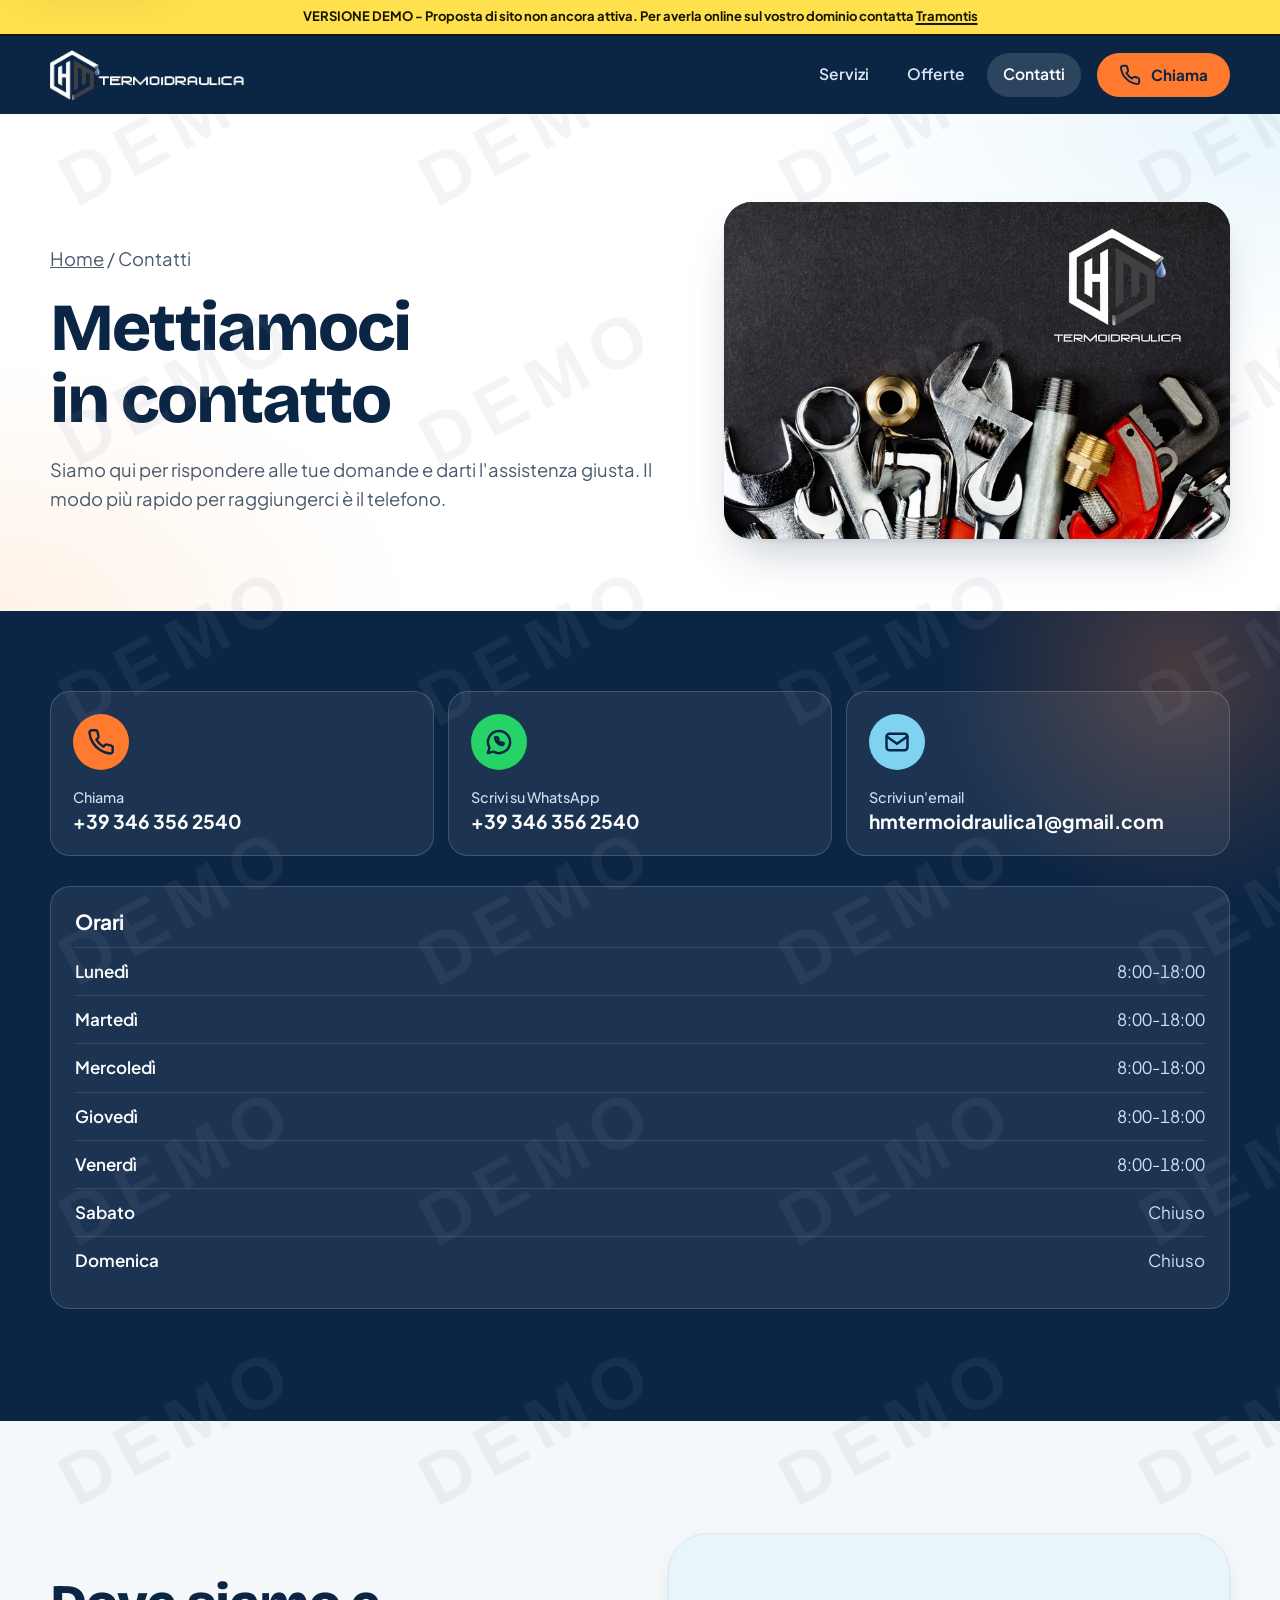
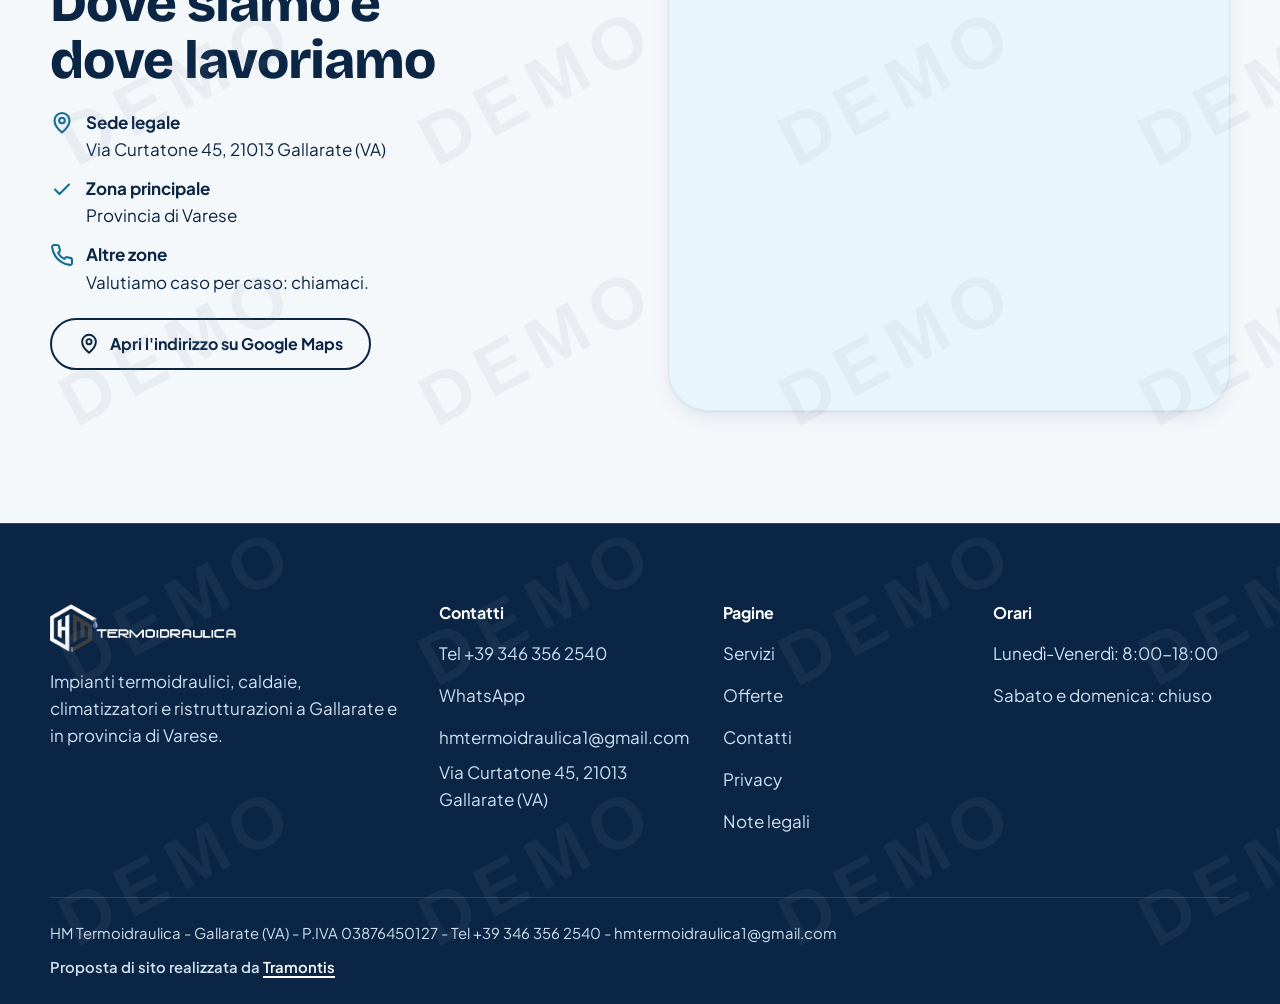
<file: contatti.html>
<!doctype html>
<html lang="it" class="no-js">
<head>
<!--build:head-->
    <meta charset="utf-8">
    <meta name="viewport" content="width=device-width, initial-scale=1">
    <title>[DEMO] Contatti e orari: telefono, WhatsApp, email | HM Termoidraulica</title>
    <meta name="description" content="Contatta HM Termoidraulica a Gallarate (VA): telefono +39 346 356 2540, WhatsApp ed email. Aperti dal lunedì al venerdì, 8:00-18:00.">
    <meta name="robots" content="noindex, nofollow">
    <meta name="theme-color" content="#0b2545">
    <meta property="og:type" content="website">
    <meta property="og:locale" content="it_IT">
    <meta property="og:site_name" content="HM Termoidraulica">
    <meta property="og:title" content="[DEMO] Contatti e orari: telefono, WhatsApp, email | HM Termoidraulica">
    <meta property="og:description" content="Contatta HM Termoidraulica a Gallarate (VA): telefono +39 346 356 2540, WhatsApp ed email. Aperti dal lunedì al venerdì, 8:00-18:00.">
    <meta property="og:image" content="https://hmtermoidraulica.it/assets/img/og-cover.jpg">
    <meta property="og:image:width" content="1200">
    <meta property="og:image:height" content="630">
    <meta name="twitter:card" content="summary_large_image">
    <link rel="icon" type="image/png" sizes="32x32" href="assets/img/favicon-32.png">
    <link rel="icon" type="image/png" sizes="192x192" href="assets/img/favicon-192.png">
    <link rel="apple-touch-icon" href="assets/img/apple-touch-icon.png">
    <link rel="preload" href="assets/fonts/plus-jakarta-sans-latin-wght-normal.woff2" as="font" type="font/woff2" crossorigin>
    <link rel="preload" href="assets/fonts/bricolage-grotesque-latin-wght-normal.woff2" as="font" type="font/woff2" crossorigin>
    <link rel="stylesheet" href="assets/css/style.css">
    <script>document.documentElement.classList.remove('no-js')</script>
    <script type="application/ld+json">{"@context": "https://schema.org", "@type": ["Plumber", "HVACBusiness"], "name": "HM Termoidraulica", "legalName": "Hm Termoidraulica di Simone Cicciarello", "url": "https://hmtermoidraulica.it/", "logo": "https://hmtermoidraulica.it/assets/img/logo-hm-termoidraulica.png", "image": "https://hmtermoidraulica.it/assets/img/og-cover.jpg", "description": "Impianti termoidraulici, caldaie, climatizzatori, pompe di calore, bagni e riparazioni a Gallarate e in provincia di Varese.", "telephone": "+39 346 356 2540", "email": "hmtermoidraulica1@gmail.com", "vatID": "IT03876450127", "address": {"@type": "PostalAddress", "streetAddress": "Via Curtatone 45", "addressLocality": "Gallarate", "addressRegion": "VA", "postalCode": "21013", "addressCountry": "IT"}, "areaServed": {"@type": "AdministrativeArea", "name": "Provincia di Varese"}, "openingHoursSpecification": [{"@type": "OpeningHoursSpecification", "dayOfWeek": ["Monday", "Tuesday", "Wednesday", "Thursday", "Friday"], "opens": "08:00", "closes": "18:00"}]}</script>
<!--/build:head-->
</head>
<body data-demo>
<!--build:top-->
<a class="skip-link" href="#main">Vai al contenuto</a>
<div class="site-top">
  <aside class="demo-banner" aria-label="Avviso versione demo">VERSIONE DEMO - Proposta di sito non ancora attiva. Per averla online sul vostro dominio contatta <a href="https://tramontis.netlify.app/" target="_blank" rel="noopener">Tramontis</a></aside>
  <header class="site-header">
    <div class="wrap site-header__in">
      <a class="brand" href="index.html" aria-label="HM Termoidraulica, vai alla home"><img src="assets/img/logo-hm-termoidraulica.png" width="439" height="113" alt="HM Termoidraulica"></a>
      <nav class="nav" aria-label="Menu principale">
        <ul class="nav__list">
            <li><a href="servizi.html">Servizi</a></li>
            <li><a href="offerte.html">Offerte</a></li>
            <li><a href="contatti.html" aria-current="page">Contatti</a></li>
        </ul>
      </nav>
      <div class="header-actions">
        <a class="btn btn--sm" data-magnetic href="tel:+393463562540"><svg class="ico" aria-hidden="true" focusable="false"><use href="#i-phone"/></svg><span>Chiama</span></a>
        <button class="menu-btn" type="button" aria-expanded="false" aria-controls="mobile-nav" aria-label="Apri il menu">
          <svg class="ico i-open" aria-hidden="true" focusable="false"><use href="#i-menu"/></svg>
          <svg class="ico i-close" aria-hidden="true" focusable="false"><use href="#i-close"/></svg>
        </button>
      </div>
    </div>
    <nav class="mobile-nav" id="mobile-nav" aria-label="Menu mobile" hidden>
      <a href="servizi.html">Servizi</a>
      <a href="offerte.html">Offerte</a>
      <a href="contatti.html" aria-current="page">Contatti</a>
    </nav>
  </header>
</div>
<!--/build:top-->

<main id="main">

  <section class="page-hero page-hero--fig" aria-labelledby="page-title">
    <div class="wrap page-hero__grid">
      <div class="page-hero__copy">
      <p class="breadcrumb"><a href="index.html">Home</a> / Contatti</p>
      <h1 id="page-title" data-split>Mettiamoci in contatto</h1>
      <p class="rv">Siamo qui per rispondere alle tue domande e darti l'assistenza giusta. Il modo più rapido per raggiungerci è il telefono.</p>
      </div>
      <figure class="photo photo--graphite page-hero__fig rv">
        <picture>
          <source type="image/webp" srcset="assets/img/attrezzi-idraulici-hm-800.webp 800w, assets/img/attrezzi-idraulici-hm-1200.webp 1200w" sizes="(min-width:900px) 460px, 90vw">
          <img src="assets/img/attrezzi-idraulici-hm-800.jpg" width="800" height="533" alt="Chiavi inglesi, raccordi e tubi su fondo scuro con il logo HM Termoidraulica" decoding="async">
        </picture>
      </figure>
    </div>
  </section>

  <section class="section contact on-dark" aria-labelledby="contact-title" style="padding-top:clamp(48px,7vw,80px)">
    <div class="wrap">
      <h2 id="contact-title" class="sr-only">Recapiti e orari</h2>
      <div class="contact__grid">
        <a class="cbox has-ico" data-magnetic href="tel:+393463562540"><span class="cbox__ico cbox__ico--call"><svg class="ico" aria-hidden="true" focusable="false"><use href="#i-phone"/></svg></span><span><small>Chiama</small><strong>+39 346 356 2540</strong></span></a>
        <a class="cbox has-ico" data-magnetic href="https://wa.me/393463562540" target="_blank" rel="noopener"><span class="cbox__ico cbox__ico--wa"><svg class="ico" aria-hidden="true" focusable="false"><use href="#i-wa"/></svg></span><span><small>Scrivi su WhatsApp</small><strong>+39 346 356 2540</strong></span></a>
        <a class="cbox has-ico" data-magnetic href="mailto:hmtermoidraulica1@gmail.com?subject=Richiesta%20preventivo%20gratuito&amp;body=Buongiorno%2C%0A%0Avorrei%20un%20preventivo%20gratuito%20per%3A%0A%0AComune%3A%20%0ATelefono%20per%20essere%20ricontattato%3A%20%0A%0AGrazie"><span class="cbox__ico cbox__ico--mail"><svg class="ico" aria-hidden="true" focusable="false"><use href="#i-mail"/></svg></span><span><small>Scrivi un'email</small><strong>hmtermoidraulica1@<wbr>gmail.com</strong></span></a>
      </div>
      <div class="hours" data-hours>
        <h3>Orari</h3>
        <dl>
          <div><dt>Lunedì</dt><dd>8:00-18:00</dd></div>
          <div><dt>Martedì</dt><dd>8:00-18:00</dd></div>
          <div><dt>Mercoledì</dt><dd>8:00-18:00</dd></div>
          <div><dt>Giovedì</dt><dd>8:00-18:00</dd></div>
          <div><dt>Venerdì</dt><dd>8:00-18:00</dd></div>
          <div><dt>Sabato</dt><dd>Chiuso</dd></div>
          <div><dt>Domenica</dt><dd>Chiuso</dd></div>
        </dl>
      </div>
    </div>
  </section>

  <section class="section section--paper" aria-labelledby="zone-title">
    <div class="wrap zone">
      <div>
        <h2 id="zone-title" style="font-size:clamp(2rem,5.2vw,3.3rem);font-weight:800" data-split>Dove siamo e dove lavoriamo</h2>
        <ul class="zone__list">
          <li><svg class="ico" aria-hidden="true" focusable="false"><use href="#i-pin"/></svg><span><strong>Sede legale</strong><br>Via Curtatone 45, 21013 Gallarate (VA)</span></li>
          <li><svg class="ico" aria-hidden="true" focusable="false"><use href="#i-check"/></svg><span><strong>Zona principale</strong><br>Provincia di Varese</span></li>
          <li><svg class="ico" aria-hidden="true" focusable="false"><use href="#i-phone"/></svg><span><strong>Altre zone</strong><br>Valutiamo caso per caso: chiamaci.</span></li>
        </ul>
        <p style="margin-top:22px"><a class="btn btn--ghost" href="https://www.google.com/maps/search/?api=1&amp;query=Via+Curtatone+45%2C+21013+Gallarate+VA" target="_blank" rel="noopener"><svg class="ico" aria-hidden="true" focusable="false"><use href="#i-pin"/></svg><span>Apri l'indirizzo su Google Maps</span></a></p>
      </div>
      <figure class="zone__embed rv">
        <iframe title="Mappa di Google Maps: Via Curtatone 45, 21013 Gallarate (VA)" src="https://www.google.com/maps?q=Via+Curtatone+45,+21013+Gallarate+VA&amp;z=15&amp;output=embed" loading="lazy" referrerpolicy="no-referrer-when-downgrade" allowfullscreen></iframe>
      </figure>
    </div>
  </section>

</main>

<!--build:foot-->
<footer class="site-footer on-dark">
  <div class="wrap">
    <div class="footer__grid">
      <div class="footer__brand">
        <img src="assets/img/logo-hm-termoidraulica.png" width="439" height="113" alt="HM Termoidraulica" loading="lazy">
        <p>Impianti termoidraulici, caldaie, climatizzatori e ristrutturazioni a Gallarate e in provincia di Varese.</p>
      </div>
      <div>
        <h2>Contatti</h2>
        <ul class="footer__list">
          <li><a href="tel:+393463562540">Tel +39 346 356 2540</a></li>
          <li><a href="https://wa.me/393463562540" target="_blank" rel="noopener">WhatsApp</a></li>
          <li><a href="mailto:hmtermoidraulica1@gmail.com">hmtermoidraulica1@gmail.com</a></li>
          <li>Via Curtatone 45, 21013 Gallarate (VA)</li>
        </ul>
      </div>
      <div>
        <h2>Pagine</h2>
        <ul class="footer__list">
          <li><a href="servizi.html">Servizi</a></li>
          <li><a href="offerte.html">Offerte</a></li>
          <li><a href="contatti.html">Contatti</a></li>
          <li><a href="privacy.html">Privacy</a></li>
          <li><a href="note-legali.html">Note legali</a></li>
        </ul>
      </div>
      <div>
        <h2>Orari</h2>
        <ul class="footer__list">
          <li>Lunedì-Venerdì: 8:00-18:00</li>
          <li>Sabato e domenica: chiuso</li>
        </ul>
      </div>
    </div>
    <div class="footer__legal">
      <p>HM Termoidraulica - Gallarate (VA) - P.IVA 03876450127 - Tel +39 346 356 2540 - hmtermoidraulica1@gmail.com</p>
      <p class="footer__credit">Proposta di sito realizzata da <a href="https://tramontis.netlify.app/" target="_blank" rel="noopener">Tramontis</a></p>
    </div>
  </div>
</footer>

<nav class="mbar" aria-label="Contatto rapido">
  <a class="btn" href="tel:+393463562540"><svg class="ico" aria-hidden="true" focusable="false"><use href="#i-phone"/></svg><span>Chiama</span></a>
  <a class="btn btn--wa" href="https://wa.me/393463562540" target="_blank" rel="noopener"><svg class="ico" aria-hidden="true" focusable="false"><use href="#i-wa"/></svg><span>WhatsApp</span></a>
</nav>
<div class="demo-watermark" aria-hidden="true"></div>
<svg xmlns="http://www.w3.org/2000/svg" width="0" height="0" style="position:absolute" aria-hidden="true" focusable="false">
  <defs>
    <symbol id="i-flame" viewBox="0 0 48 48"><g class="a-flame"><path d="M24 4c1.5 8 10 12 10 22a10 10 0 0 1-20 0c0-6 3.5-8.5 5-13 2.5 2.5 3.5 5 3.5 7.5C24 16 25 9 24 4z"/><path d="M24 43a4.5 4.5 0 0 1-4.5-4.5c0-3.5 3.5-4.5 4.5-9 1 4.5 4.5 5.5 4.5 9A4.5 4.5 0 0 1 24 43z"/></g></symbol>
    <symbol id="i-drop" viewBox="0 0 48 48"><path d="M24 5c6.5 8.5 12 14 12 21.5a12 12 0 0 1-24 0C12 19 17.5 13.5 24 5z"/><path d="M18 28.5a6 6 0 0 0 5 5.5"/></symbol>
    <symbol id="i-snow" viewBox="0 0 48 48"><g class="a-spin"><path d="M24 4v40M6.7 14l34.6 20M6.7 34l34.6-20"/><path d="M19 8l5 4 5-4M19 40l5-4 5 4M9 19.5l6.5 1.3-1.3 6.5M39 28.5l-6.5-1.3 1.3-6.5M9 28.5l6.5-1.3-1.3-6.5M39 19.5l-6.5 1.3 1.3 6.5"/></g></symbol>
    <symbol id="i-tap" viewBox="0 0 48 48"><path d="M14 9h14M21 9v7"/><path d="M6 16h24a9 9 0 0 1 9 9v6h-7v-6a2 2 0 0 0-2-2H6z"/><path d="M33 33.5v1"/><path class="a-drip" d="M35.5 38c1.6 2 2.5 3.2 2.5 4.5a2.5 2.5 0 0 1-5 0c0-1.3.9-2.5 2.5-4.5z"/></symbol>
    <symbol id="i-boiler" viewBox="0 0 48 48"><rect x="10" y="5" width="28" height="34" rx="5"/><circle cx="24" cy="15" r="4.5"/><g class="a-flame"><path d="M24 22c.8 4 4.5 5 4.5 9a4.5 4.5 0 0 1-9 0c0-2.5 1.5-3.5 2.5-5.5.8 1 1.2 2 1.2 3 .7-1.5 1-3.5.8-6.5z"/></g><path d="M16 43v-4M24 43v-4M32 43v-4"/></symbol>
    <symbol id="i-ac" viewBox="0 0 48 48"><rect x="4" y="8" width="40" height="16" rx="5"/><path d="M9 19h30"/><path d="M11 11.5h6"/><g class="a-wave"><path d="M13 31c2 2.5 4-2.5 6 0s4-2.5 6 0 4-2.5 6 0 4-2.5 6 0"/><path d="M13 38c2 2.5 4-2.5 6 0s4-2.5 6 0 4-2.5 6 0 4-2.5 6 0"/></g></symbol>
    <symbol id="i-heatpump" viewBox="0 0 48 48"><rect x="6" y="6" width="36" height="36" rx="6"/><circle cx="24" cy="24" r="12"/><g class="a-spin"><path d="M24 24c0-5 2-8 5-9M24 24c4 3 4 6 3 10M24 24c-4.5-2-8-1-10 2"/></g><circle cx="24" cy="24" r="1.6"/><path d="M12 42v3M36 42v3"/></symbol>
    <symbol id="i-radiator" viewBox="0 0 48 48"><path d="M6 10h36M6 38h36"/><rect x="9" y="10" width="5" height="28" rx="2.5"/><rect x="17.5" y="10" width="5" height="28" rx="2.5"/><rect x="26" y="10" width="5" height="28" rx="2.5"/><rect x="34.5" y="10" width="5" height="28" rx="2.5"/><g class="a-bob"><path d="M17 5c-1.5 1.5 1.5 2 0 3.5M24 5c-1.5 1.5 1.5 2 0 3.5M31 5c-1.5 1.5 1.5 2 0 3.5"/></g></symbol>
    <symbol id="i-wrench" viewBox="0 0 48 48"><path d="M30 6a11 11 0 0 0-9.5 15.5L6.5 35.5a4.5 4.5 0 0 0 6.4 6.4l14-14A11 11 0 0 0 42 18l-7 7-6-1.5L27.5 17.5l7-7A11 11 0 0 0 30 6z"/></symbol>
    <symbol id="i-bath" viewBox="0 0 48 48"><path d="M5 25h38v3a10 10 0 0 1-10 10H15A10 10 0 0 1 5 28z"/><path d="M10 25V12a4.5 4.5 0 0 1 9 0"/><path d="M14 38l-2 5M34 38l2 5"/><g class="a-bob"><circle cx="30" cy="16" r="2.5"/><circle cx="37" cy="11" r="1.8"/><circle cx="36" cy="19" r="1.3"/></g></symbol>
    <symbol id="i-clean" viewBox="0 0 48 48"><g class="a-pulse"><path d="M20 6l2.8 8.2L31 17l-8.2 2.8L20 28l-2.8-8.2L9 17l8.2-2.8z"/></g><path d="M37 5v6M34 8h6"/><path d="M34 26c4 5 7 8 7 12a7 7 0 0 1-14 0c0-4 3-7 7-12z"/><path d="M11 33l-2 6M18 36l-2 6"/></symbol>
    <symbol id="i-leak" viewBox="0 0 48 48"><path d="M3 14h16M29 14h16M3 26h16M29 26h16"/><path d="M19 11v18M29 11v18"/><path d="M19 14l2.5 4-2.5 4 2.5 4M29 14l-2.5 4 2.5 4-2.5 4"/><path class="a-drip" d="M24 31c1.8 2.2 3 3.6 3 5a3 3 0 0 1-6 0c0-1.4 1.2-2.8 3-5z"/></symbol>
    <symbol id="i-drain" viewBox="0 0 48 48"><ellipse cx="24" cy="36" rx="16" ry="6"/><path d="M18 36h12"/><g class="a-bob"><path d="M24 4v14"/><path d="M15 18h18l-3 8H18z"/></g></symbol>
    <symbol id="i-keys" viewBox="0 0 48 48"><g class="a-bob"><circle cx="15" cy="20" r="9"/><circle cx="15" cy="20" r="3"/><path d="M23 26l20 14M36 36l4-5M31 31.5l4-5"/></g><path d="M8 40h10"/></symbol>
    <symbol id="i-pool" viewBox="0 0 48 48"><path d="M14 5v26M28 5v26M14 11h14M14 20h14"/><path d="M14 31a4 4 0 0 0 8 0" opacity="0"/><g class="a-wave"><path d="M3 36c3 3.5 6-3.5 10 0s6 3.5 10 0 7-3.5 10 0 6 3.5 10 0"/><path d="M3 43c3 3.5 6-3.5 10 0s6 3.5 10 0 7-3.5 10 0 6 3.5 10 0"/></g></symbol>
    <symbol id="i-sliders" viewBox="0 0 48 48"><path d="M6 14h36M6 24h36M6 34h36"/><circle cx="16" cy="14" r="4" fill="var(--white, #fff)"/><circle cx="32" cy="24" r="4" fill="var(--white, #fff)"/><circle cx="21" cy="34" r="4" fill="var(--white, #fff)"/></symbol>
    <symbol id="i-shield" viewBox="0 0 48 48"><path d="M24 4l16 6v12c0 10-6.5 17-16 21C14.5 39 8 32 8 22V10z"/><path d="M16.5 24l5 5 10-11"/></symbol>
    <symbol id="i-chip" viewBox="0 0 48 48"><rect x="12" y="12" width="24" height="24" rx="4"/><rect x="19" y="19" width="10" height="10" rx="2"/><path d="M18 5v7M24 5v7M30 5v7M18 36v7M24 36v7M30 36v7M5 18h7M5 24h7M5 30h7M36 18h7M36 24h7M36 30h7"/></symbol>
    <symbol id="i-phone" viewBox="0 0 24 24"><path d="M22 16.920v3a2 2 0 0 1-2.180 2 19.790 19.790 0 0 1-8.630-3.070 19.5 19.5 0 0 1-6-6 19.790 19.790 0 0 1-3.070-8.670A2 2 0 0 1 4.110 2h3a2 2 0 0 1 2 1.720 12.840 12.840 0 0 0 .7 2.810 2 2 0 0 1-.45 2.110L8.090 9.910a16 16 0 0 0 6 6l1.270-1.270a2 2 0 0 1 2.110-.45 12.840 12.840 0 0 0 2.810.7A2 2 0 0 1 22 16.920z"/></symbol>
    <symbol id="i-wa" viewBox="0 0 24 24"><path d="M12 2.5a9.5 9.5 0 0 0-8.2 14.3L2.5 21.5l4.8-1.250A9.5 9.5 0 1 0 12 2.5z"/><path d="M8.8 7.8c-.4.9-.2 2.2.9 3.7 1.2 1.6 2.7 2.7 4.2 3.1.9.2 1.7-.2 2-.8l.2-.6-2-1-.9.8c-.9-.4-1.8-1.2-2.3-2.2l.7-.8-.9-2.2z"/></symbol>
    <symbol id="i-mail" viewBox="0 0 24 24"><rect x="3" y="5" width="18" height="14" rx="2.5"/><path d="M3.5 7.5l8.5 6 8.5-6"/></symbol>
    <symbol id="i-clock" viewBox="0 0 24 24"><circle cx="12" cy="12" r="9"/><path d="M12 7v5.5l3.5 2"/></symbol>
    <symbol id="i-pin" viewBox="0 0 24 24"><path d="M12 21.5s7.5-6.2 7.5-12a7.5 7.5 0 0 0-15 0c0 5.8 7.5 12 7.5 12z"/><circle cx="12" cy="9.5" r="2.8"/></symbol>
    <symbol id="i-check" viewBox="0 0 24 24"><path d="M5 12.5l4.5 4.5L19 7.5"/></symbol>
    <symbol id="i-plus" viewBox="0 0 24 24"><path d="M12 5v14M5 12h14"/></symbol>
    <symbol id="i-menu" viewBox="0 0 24 24"><path d="M4 7h16M4 12h16M4 17h16"/></symbol>
    <symbol id="i-close" viewBox="0 0 24 24"><path d="M6 6l12 12M18 6L6 18"/></symbol>
    <symbol id="i-arrow" viewBox="0 0 24 24"><path d="M5 12h14M13 6l6 6-6 6"/></symbol>
    <linearGradient id="pipeGrad" gradientUnits="userSpaceOnUse" x1="60" y1="60" x2="470" y2="380"><stop offset="0" stop-color="#7fd3f0"/><stop offset=".45" stop-color="#7fd3f0"/><stop offset=".62" stop-color="#ffb27a"/><stop offset="1" stop-color="#ff7a2f"/></linearGradient>
  </defs>
</svg>
<!--/build:foot-->
<script src="assets/js/main.js" defer></script>
</body>
</html>
</file>
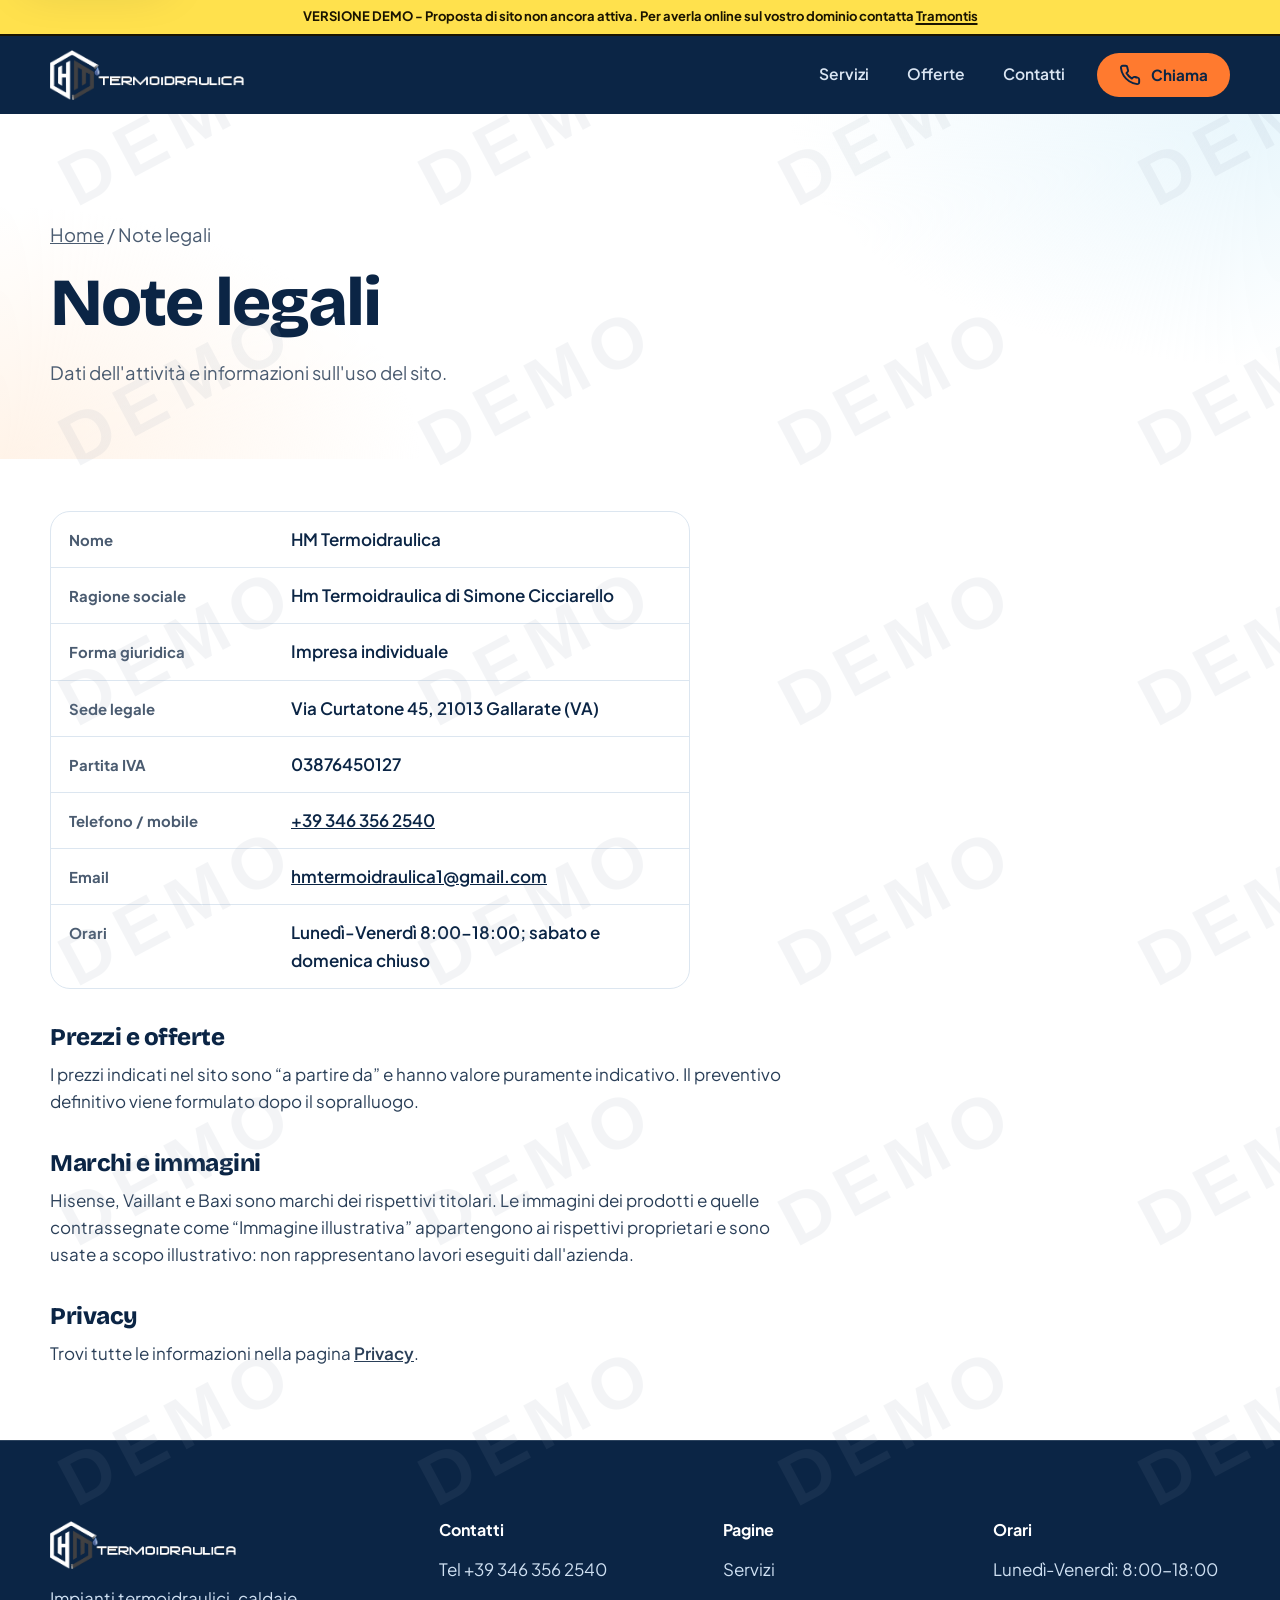
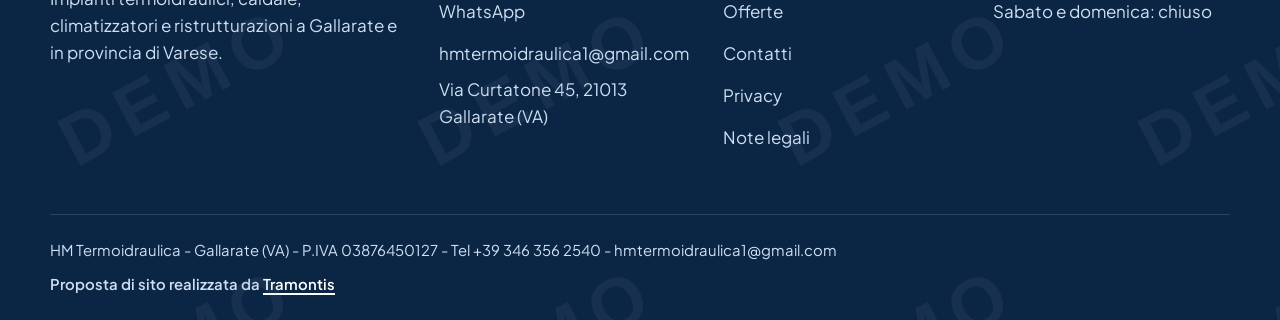
<file: note-legali.html>
<!doctype html>
<html lang="it" class="no-js">
<head>
<!--build:head-->
    <meta charset="utf-8">
    <meta name="viewport" content="width=device-width, initial-scale=1">
    <title>[DEMO] Note legali | HM Termoidraulica</title>
    <meta name="description" content="Note legali di HM Termoidraulica: dati dell&#x27;attività, sede a Gallarate (VA), partita IVA e contatti.">
    <meta name="robots" content="noindex, nofollow">
    <meta name="theme-color" content="#0b2545">
    <meta property="og:type" content="website">
    <meta property="og:locale" content="it_IT">
    <meta property="og:site_name" content="HM Termoidraulica">
    <meta property="og:title" content="[DEMO] Note legali | HM Termoidraulica">
    <meta property="og:description" content="Note legali di HM Termoidraulica: dati dell&#x27;attività, sede a Gallarate (VA), partita IVA e contatti.">
    <meta property="og:image" content="https://hmtermoidraulica.it/assets/img/og-cover.jpg">
    <meta property="og:image:width" content="1200">
    <meta property="og:image:height" content="630">
    <meta name="twitter:card" content="summary_large_image">
    <link rel="icon" type="image/png" sizes="32x32" href="assets/img/favicon-32.png">
    <link rel="icon" type="image/png" sizes="192x192" href="assets/img/favicon-192.png">
    <link rel="apple-touch-icon" href="assets/img/apple-touch-icon.png">
    <link rel="preload" href="assets/fonts/plus-jakarta-sans-latin-wght-normal.woff2" as="font" type="font/woff2" crossorigin>
    <link rel="preload" href="assets/fonts/bricolage-grotesque-latin-wght-normal.woff2" as="font" type="font/woff2" crossorigin>
    <link rel="stylesheet" href="assets/css/style.css">
    <script>document.documentElement.classList.remove('no-js')</script>
<!--/build:head-->
</head>
<body data-demo>
<!--build:top-->
<a class="skip-link" href="#main">Vai al contenuto</a>
<div class="site-top">
  <aside class="demo-banner" aria-label="Avviso versione demo">VERSIONE DEMO - Proposta di sito non ancora attiva. Per averla online sul vostro dominio contatta <a href="https://tramontis.netlify.app/" target="_blank" rel="noopener">Tramontis</a></aside>
  <header class="site-header">
    <div class="wrap site-header__in">
      <a class="brand" href="index.html" aria-label="HM Termoidraulica, vai alla home"><img src="assets/img/logo-hm-termoidraulica.png" width="439" height="113" alt="HM Termoidraulica"></a>
      <nav class="nav" aria-label="Menu principale">
        <ul class="nav__list">
            <li><a href="servizi.html">Servizi</a></li>
            <li><a href="offerte.html">Offerte</a></li>
            <li><a href="contatti.html">Contatti</a></li>
        </ul>
      </nav>
      <div class="header-actions">
        <a class="btn btn--sm" data-magnetic href="tel:+393463562540"><svg class="ico" aria-hidden="true" focusable="false"><use href="#i-phone"/></svg><span>Chiama</span></a>
        <button class="menu-btn" type="button" aria-expanded="false" aria-controls="mobile-nav" aria-label="Apri il menu">
          <svg class="ico i-open" aria-hidden="true" focusable="false"><use href="#i-menu"/></svg>
          <svg class="ico i-close" aria-hidden="true" focusable="false"><use href="#i-close"/></svg>
        </button>
      </div>
    </div>
    <nav class="mobile-nav" id="mobile-nav" aria-label="Menu mobile" hidden>
      <a href="servizi.html">Servizi</a>
      <a href="offerte.html">Offerte</a>
      <a href="contatti.html">Contatti</a>
    </nav>
  </header>
</div>
<!--/build:top-->

<main id="main">

  <section class="page-hero" aria-labelledby="page-title">
    <div class="wrap">
      <p class="breadcrumb"><a href="index.html">Home</a> / Note legali</p>
      <h1 id="page-title">Note legali</h1>
      <p>Dati dell'attività e informazioni sull'uso del sito.</p>
    </div>
  </section>

  <section class="section section--tight">
    <div class="wrap">
      <dl class="datalist">
        <div><dt>Nome</dt><dd>HM Termoidraulica</dd></div>
        <div><dt>Ragione sociale</dt><dd>Hm Termoidraulica di Simone Cicciarello</dd></div>
        <div><dt>Forma giuridica</dt><dd>Impresa individuale</dd></div>
        <div><dt>Sede legale</dt><dd>Via Curtatone 45, 21013 Gallarate (VA)</dd></div>
        <div><dt>Partita IVA</dt><dd>03876450127</dd></div>
        <div><dt>Telefono / mobile</dt><dd><a href="tel:+393463562540">+39 346 356 2540</a></dd></div>
        <div><dt>Email</dt><dd><a href="mailto:hmtermoidraulica1@gmail.com">hmtermoidraulica1@gmail.com</a></dd></div>
        <div><dt>Orari</dt><dd>Lunedì-Venerdì 8:00-18:00; sabato e domenica chiuso</dd></div>
      </dl>
      <div class="prose" style="margin-top:36px">
        <h2>Prezzi e offerte</h2>
        <p>I prezzi indicati nel sito sono “a partire da” e hanno valore puramente indicativo. Il preventivo definitivo viene formulato dopo il sopralluogo.</p>
        <h2>Marchi e immagini</h2>
        <p>Hisense, Vaillant e Baxi sono marchi dei rispettivi titolari. Le immagini dei prodotti e quelle contrassegnate come “Immagine illustrativa” appartengono ai rispettivi proprietari e sono usate a scopo illustrativo: non rappresentano lavori eseguiti dall'azienda.</p>
        <h2>Privacy</h2>
        <p>Trovi tutte le informazioni nella pagina <a href="privacy.html">Privacy</a>.</p>
      </div>
    </div>
  </section>

</main>

<!--build:foot-->
<footer class="site-footer on-dark">
  <div class="wrap">
    <div class="footer__grid">
      <div class="footer__brand">
        <img src="assets/img/logo-hm-termoidraulica.png" width="439" height="113" alt="HM Termoidraulica" loading="lazy">
        <p>Impianti termoidraulici, caldaie, climatizzatori e ristrutturazioni a Gallarate e in provincia di Varese.</p>
      </div>
      <div>
        <h2>Contatti</h2>
        <ul class="footer__list">
          <li><a href="tel:+393463562540">Tel +39 346 356 2540</a></li>
          <li><a href="https://wa.me/393463562540" target="_blank" rel="noopener">WhatsApp</a></li>
          <li><a href="mailto:hmtermoidraulica1@gmail.com">hmtermoidraulica1@gmail.com</a></li>
          <li>Via Curtatone 45, 21013 Gallarate (VA)</li>
        </ul>
      </div>
      <div>
        <h2>Pagine</h2>
        <ul class="footer__list">
          <li><a href="servizi.html">Servizi</a></li>
          <li><a href="offerte.html">Offerte</a></li>
          <li><a href="contatti.html">Contatti</a></li>
          <li><a href="privacy.html">Privacy</a></li>
          <li><a href="note-legali.html">Note legali</a></li>
        </ul>
      </div>
      <div>
        <h2>Orari</h2>
        <ul class="footer__list">
          <li>Lunedì-Venerdì: 8:00-18:00</li>
          <li>Sabato e domenica: chiuso</li>
        </ul>
      </div>
    </div>
    <div class="footer__legal">
      <p>HM Termoidraulica - Gallarate (VA) - P.IVA 03876450127 - Tel +39 346 356 2540 - hmtermoidraulica1@gmail.com</p>
      <p class="footer__credit">Proposta di sito realizzata da <a href="https://tramontis.netlify.app/" target="_blank" rel="noopener">Tramontis</a></p>
    </div>
  </div>
</footer>

<nav class="mbar" aria-label="Contatto rapido">
  <a class="btn" href="tel:+393463562540"><svg class="ico" aria-hidden="true" focusable="false"><use href="#i-phone"/></svg><span>Chiama</span></a>
  <a class="btn btn--wa" href="https://wa.me/393463562540" target="_blank" rel="noopener"><svg class="ico" aria-hidden="true" focusable="false"><use href="#i-wa"/></svg><span>WhatsApp</span></a>
</nav>
<div class="demo-watermark" aria-hidden="true"></div>
<svg xmlns="http://www.w3.org/2000/svg" width="0" height="0" style="position:absolute" aria-hidden="true" focusable="false">
  <defs>
    <symbol id="i-flame" viewBox="0 0 48 48"><g class="a-flame"><path d="M24 4c1.5 8 10 12 10 22a10 10 0 0 1-20 0c0-6 3.5-8.5 5-13 2.5 2.5 3.5 5 3.5 7.5C24 16 25 9 24 4z"/><path d="M24 43a4.5 4.5 0 0 1-4.5-4.5c0-3.5 3.5-4.5 4.5-9 1 4.5 4.5 5.5 4.5 9A4.5 4.5 0 0 1 24 43z"/></g></symbol>
    <symbol id="i-drop" viewBox="0 0 48 48"><path d="M24 5c6.5 8.5 12 14 12 21.5a12 12 0 0 1-24 0C12 19 17.5 13.5 24 5z"/><path d="M18 28.5a6 6 0 0 0 5 5.5"/></symbol>
    <symbol id="i-snow" viewBox="0 0 48 48"><g class="a-spin"><path d="M24 4v40M6.7 14l34.6 20M6.7 34l34.6-20"/><path d="M19 8l5 4 5-4M19 40l5-4 5 4M9 19.5l6.5 1.3-1.3 6.5M39 28.5l-6.5-1.3 1.3-6.5M9 28.5l6.5-1.3-1.3-6.5M39 19.5l-6.5 1.3 1.3 6.5"/></g></symbol>
    <symbol id="i-tap" viewBox="0 0 48 48"><path d="M14 9h14M21 9v7"/><path d="M6 16h24a9 9 0 0 1 9 9v6h-7v-6a2 2 0 0 0-2-2H6z"/><path d="M33 33.5v1"/><path class="a-drip" d="M35.5 38c1.6 2 2.5 3.2 2.5 4.5a2.5 2.5 0 0 1-5 0c0-1.3.9-2.5 2.5-4.5z"/></symbol>
    <symbol id="i-boiler" viewBox="0 0 48 48"><rect x="10" y="5" width="28" height="34" rx="5"/><circle cx="24" cy="15" r="4.5"/><g class="a-flame"><path d="M24 22c.8 4 4.5 5 4.5 9a4.5 4.5 0 0 1-9 0c0-2.5 1.5-3.5 2.5-5.5.8 1 1.2 2 1.2 3 .7-1.5 1-3.5.8-6.5z"/></g><path d="M16 43v-4M24 43v-4M32 43v-4"/></symbol>
    <symbol id="i-ac" viewBox="0 0 48 48"><rect x="4" y="8" width="40" height="16" rx="5"/><path d="M9 19h30"/><path d="M11 11.5h6"/><g class="a-wave"><path d="M13 31c2 2.5 4-2.5 6 0s4-2.5 6 0 4-2.5 6 0 4-2.5 6 0"/><path d="M13 38c2 2.5 4-2.5 6 0s4-2.5 6 0 4-2.5 6 0 4-2.5 6 0"/></g></symbol>
    <symbol id="i-heatpump" viewBox="0 0 48 48"><rect x="6" y="6" width="36" height="36" rx="6"/><circle cx="24" cy="24" r="12"/><g class="a-spin"><path d="M24 24c0-5 2-8 5-9M24 24c4 3 4 6 3 10M24 24c-4.5-2-8-1-10 2"/></g><circle cx="24" cy="24" r="1.6"/><path d="M12 42v3M36 42v3"/></symbol>
    <symbol id="i-radiator" viewBox="0 0 48 48"><path d="M6 10h36M6 38h36"/><rect x="9" y="10" width="5" height="28" rx="2.5"/><rect x="17.5" y="10" width="5" height="28" rx="2.5"/><rect x="26" y="10" width="5" height="28" rx="2.5"/><rect x="34.5" y="10" width="5" height="28" rx="2.5"/><g class="a-bob"><path d="M17 5c-1.5 1.5 1.5 2 0 3.5M24 5c-1.5 1.5 1.5 2 0 3.5M31 5c-1.5 1.5 1.5 2 0 3.5"/></g></symbol>
    <symbol id="i-wrench" viewBox="0 0 48 48"><path d="M30 6a11 11 0 0 0-9.5 15.5L6.5 35.5a4.5 4.5 0 0 0 6.4 6.4l14-14A11 11 0 0 0 42 18l-7 7-6-1.5L27.5 17.5l7-7A11 11 0 0 0 30 6z"/></symbol>
    <symbol id="i-bath" viewBox="0 0 48 48"><path d="M5 25h38v3a10 10 0 0 1-10 10H15A10 10 0 0 1 5 28z"/><path d="M10 25V12a4.5 4.5 0 0 1 9 0"/><path d="M14 38l-2 5M34 38l2 5"/><g class="a-bob"><circle cx="30" cy="16" r="2.5"/><circle cx="37" cy="11" r="1.8"/><circle cx="36" cy="19" r="1.3"/></g></symbol>
    <symbol id="i-clean" viewBox="0 0 48 48"><g class="a-pulse"><path d="M20 6l2.8 8.2L31 17l-8.2 2.8L20 28l-2.8-8.2L9 17l8.2-2.8z"/></g><path d="M37 5v6M34 8h6"/><path d="M34 26c4 5 7 8 7 12a7 7 0 0 1-14 0c0-4 3-7 7-12z"/><path d="M11 33l-2 6M18 36l-2 6"/></symbol>
    <symbol id="i-leak" viewBox="0 0 48 48"><path d="M3 14h16M29 14h16M3 26h16M29 26h16"/><path d="M19 11v18M29 11v18"/><path d="M19 14l2.5 4-2.5 4 2.5 4M29 14l-2.5 4 2.5 4-2.5 4"/><path class="a-drip" d="M24 31c1.8 2.2 3 3.6 3 5a3 3 0 0 1-6 0c0-1.4 1.2-2.8 3-5z"/></symbol>
    <symbol id="i-drain" viewBox="0 0 48 48"><ellipse cx="24" cy="36" rx="16" ry="6"/><path d="M18 36h12"/><g class="a-bob"><path d="M24 4v14"/><path d="M15 18h18l-3 8H18z"/></g></symbol>
    <symbol id="i-keys" viewBox="0 0 48 48"><g class="a-bob"><circle cx="15" cy="20" r="9"/><circle cx="15" cy="20" r="3"/><path d="M23 26l20 14M36 36l4-5M31 31.5l4-5"/></g><path d="M8 40h10"/></symbol>
    <symbol id="i-pool" viewBox="0 0 48 48"><path d="M14 5v26M28 5v26M14 11h14M14 20h14"/><path d="M14 31a4 4 0 0 0 8 0" opacity="0"/><g class="a-wave"><path d="M3 36c3 3.5 6-3.5 10 0s6 3.5 10 0 7-3.5 10 0 6 3.5 10 0"/><path d="M3 43c3 3.5 6-3.5 10 0s6 3.5 10 0 7-3.5 10 0 6 3.5 10 0"/></g></symbol>
    <symbol id="i-sliders" viewBox="0 0 48 48"><path d="M6 14h36M6 24h36M6 34h36"/><circle cx="16" cy="14" r="4" fill="var(--white, #fff)"/><circle cx="32" cy="24" r="4" fill="var(--white, #fff)"/><circle cx="21" cy="34" r="4" fill="var(--white, #fff)"/></symbol>
    <symbol id="i-shield" viewBox="0 0 48 48"><path d="M24 4l16 6v12c0 10-6.5 17-16 21C14.5 39 8 32 8 22V10z"/><path d="M16.5 24l5 5 10-11"/></symbol>
    <symbol id="i-chip" viewBox="0 0 48 48"><rect x="12" y="12" width="24" height="24" rx="4"/><rect x="19" y="19" width="10" height="10" rx="2"/><path d="M18 5v7M24 5v7M30 5v7M18 36v7M24 36v7M30 36v7M5 18h7M5 24h7M5 30h7M36 18h7M36 24h7M36 30h7"/></symbol>
    <symbol id="i-phone" viewBox="0 0 24 24"><path d="M22 16.920v3a2 2 0 0 1-2.180 2 19.790 19.790 0 0 1-8.630-3.070 19.5 19.5 0 0 1-6-6 19.790 19.790 0 0 1-3.070-8.670A2 2 0 0 1 4.110 2h3a2 2 0 0 1 2 1.720 12.840 12.840 0 0 0 .7 2.810 2 2 0 0 1-.45 2.110L8.090 9.910a16 16 0 0 0 6 6l1.270-1.270a2 2 0 0 1 2.110-.45 12.840 12.840 0 0 0 2.810.7A2 2 0 0 1 22 16.920z"/></symbol>
    <symbol id="i-wa" viewBox="0 0 24 24"><path d="M12 2.5a9.5 9.5 0 0 0-8.2 14.3L2.5 21.5l4.8-1.250A9.5 9.5 0 1 0 12 2.5z"/><path d="M8.8 7.8c-.4.9-.2 2.2.9 3.7 1.2 1.6 2.7 2.7 4.2 3.1.9.2 1.7-.2 2-.8l.2-.6-2-1-.9.8c-.9-.4-1.8-1.2-2.3-2.2l.7-.8-.9-2.2z"/></symbol>
    <symbol id="i-mail" viewBox="0 0 24 24"><rect x="3" y="5" width="18" height="14" rx="2.5"/><path d="M3.5 7.5l8.5 6 8.5-6"/></symbol>
    <symbol id="i-clock" viewBox="0 0 24 24"><circle cx="12" cy="12" r="9"/><path d="M12 7v5.5l3.5 2"/></symbol>
    <symbol id="i-pin" viewBox="0 0 24 24"><path d="M12 21.5s7.5-6.2 7.5-12a7.5 7.5 0 0 0-15 0c0 5.8 7.5 12 7.5 12z"/><circle cx="12" cy="9.5" r="2.8"/></symbol>
    <symbol id="i-check" viewBox="0 0 24 24"><path d="M5 12.5l4.5 4.5L19 7.5"/></symbol>
    <symbol id="i-plus" viewBox="0 0 24 24"><path d="M12 5v14M5 12h14"/></symbol>
    <symbol id="i-menu" viewBox="0 0 24 24"><path d="M4 7h16M4 12h16M4 17h16"/></symbol>
    <symbol id="i-close" viewBox="0 0 24 24"><path d="M6 6l12 12M18 6L6 18"/></symbol>
    <symbol id="i-arrow" viewBox="0 0 24 24"><path d="M5 12h14M13 6l6 6-6 6"/></symbol>
    <linearGradient id="pipeGrad" gradientUnits="userSpaceOnUse" x1="60" y1="60" x2="470" y2="380"><stop offset="0" stop-color="#7fd3f0"/><stop offset=".45" stop-color="#7fd3f0"/><stop offset=".62" stop-color="#ffb27a"/><stop offset="1" stop-color="#ff7a2f"/></linearGradient>
  </defs>
</svg>
<!--/build:foot-->
<script src="assets/js/main.js" defer></script>
</body>
</html>
</file>
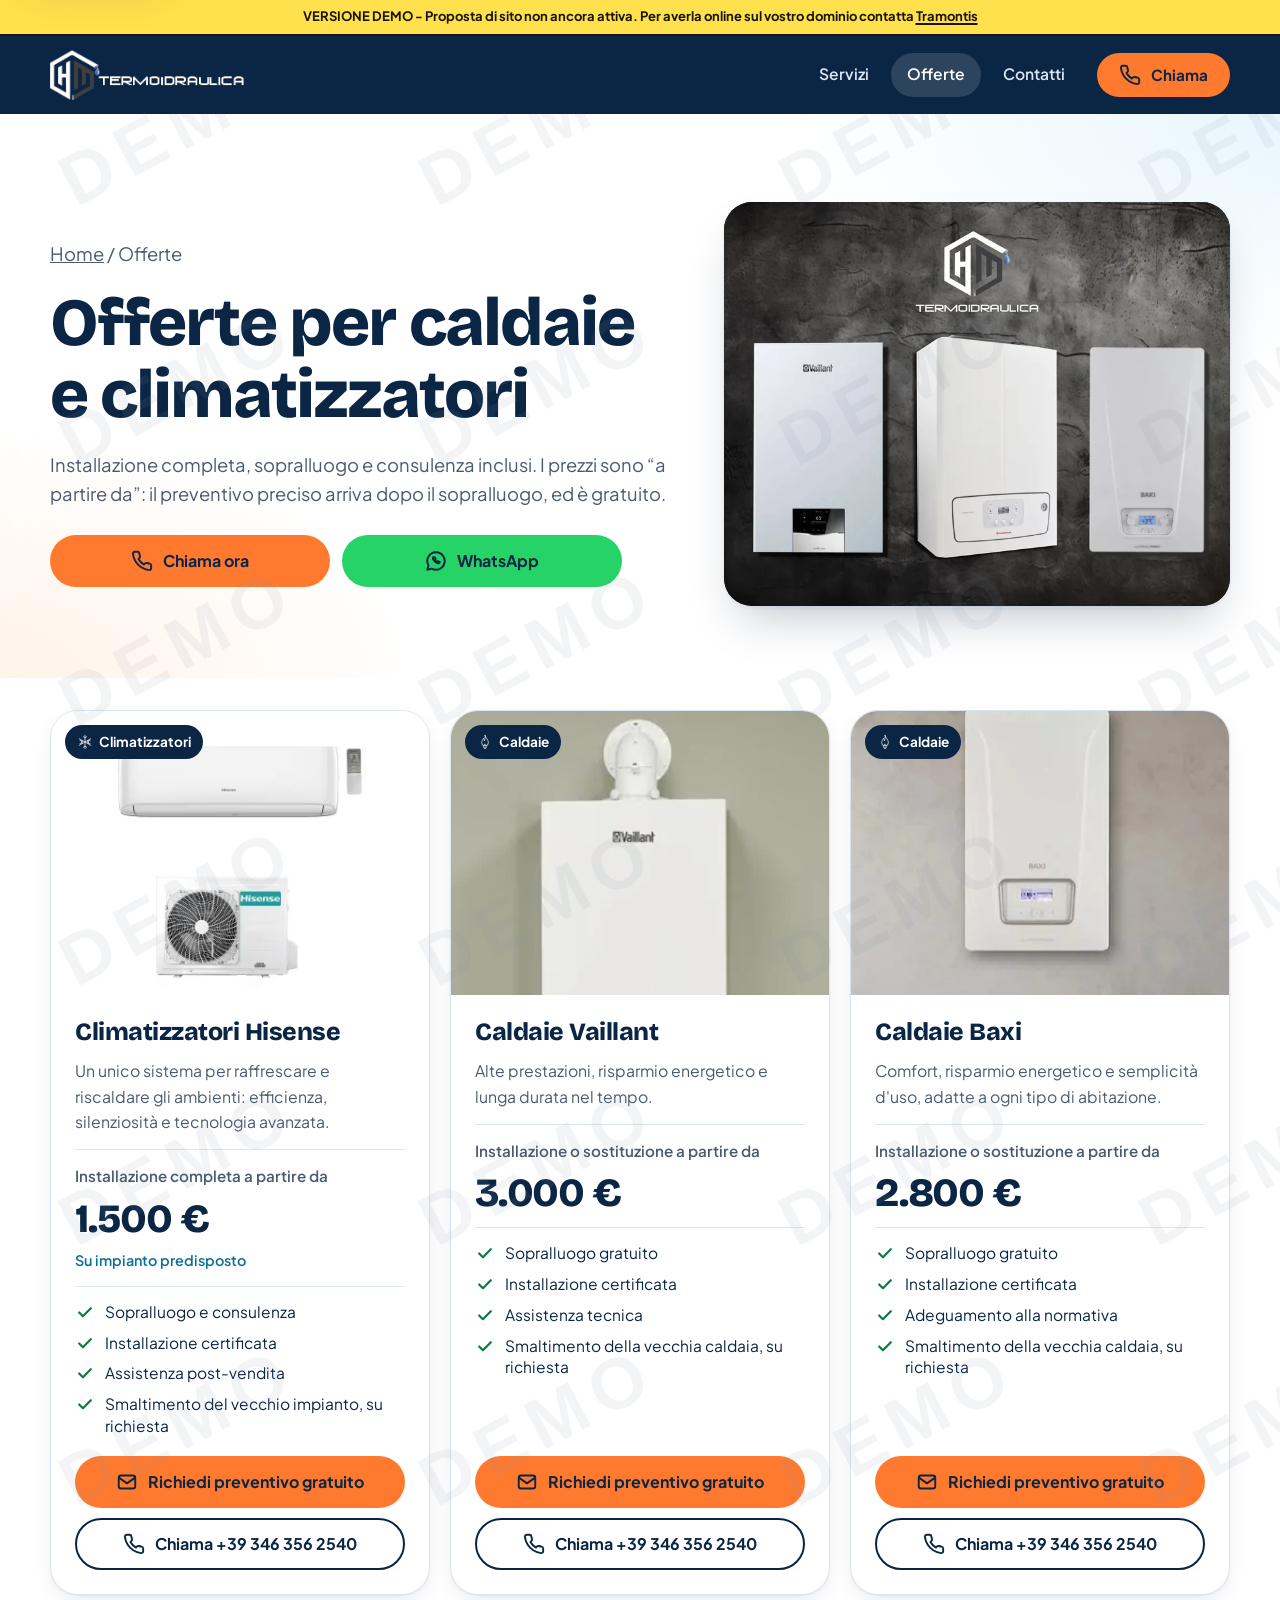
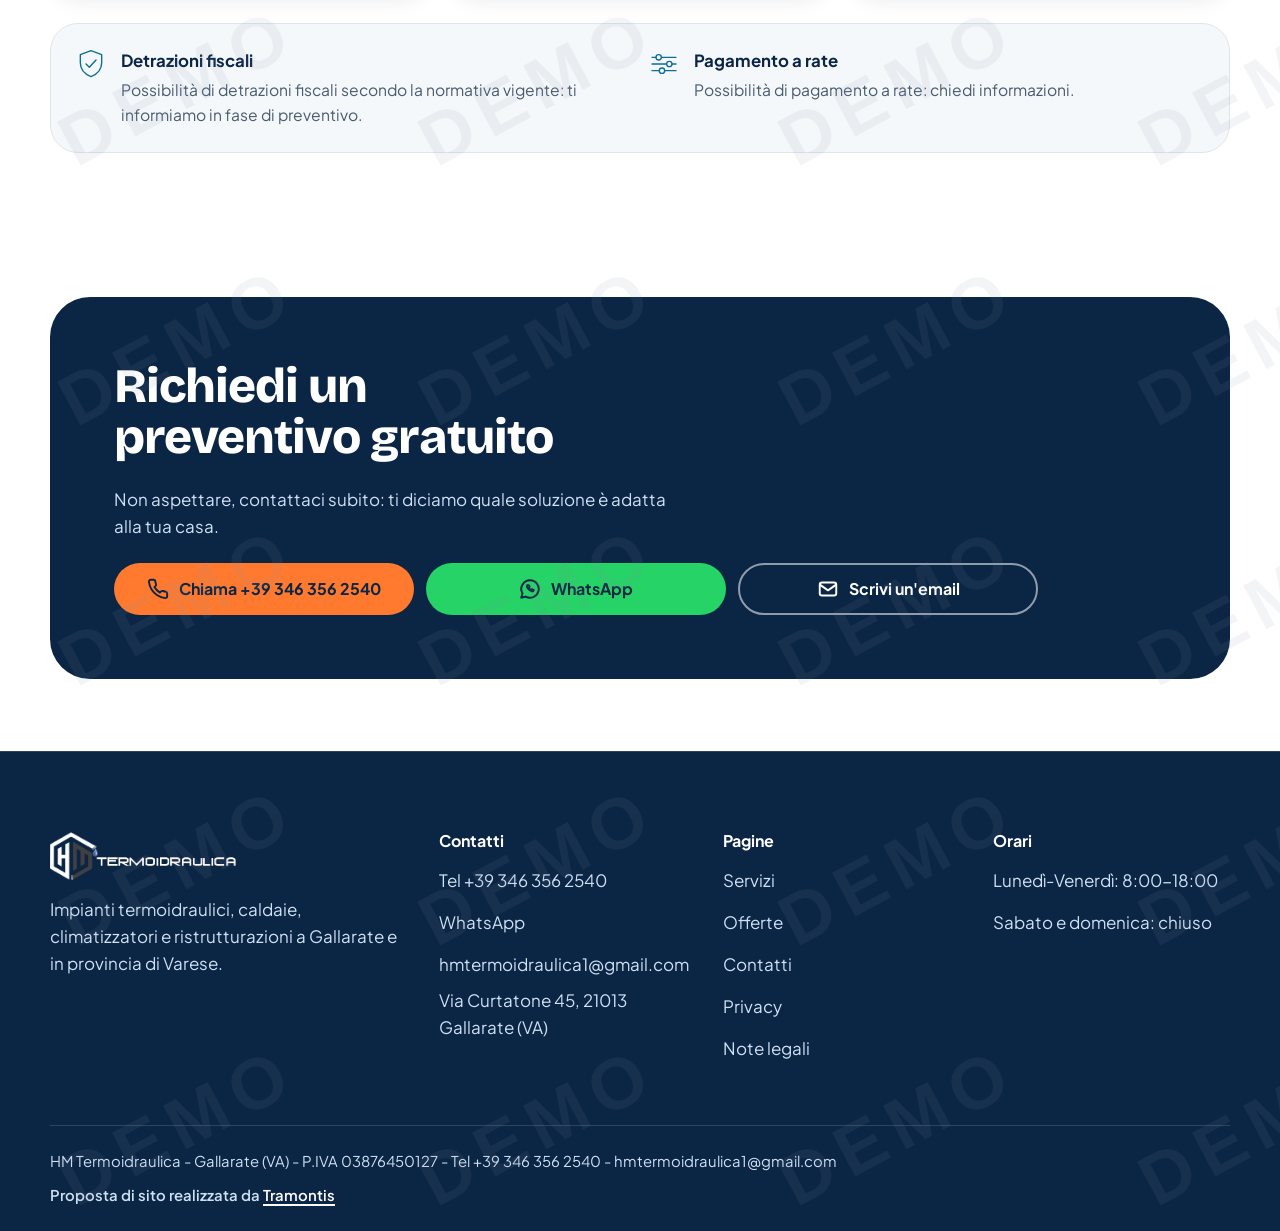
<file: offerte.html>
<!doctype html>
<html lang="it" class="no-js">
<head>
<!--build:head-->
    <meta charset="utf-8">
    <meta name="viewport" content="width=device-width, initial-scale=1">
    <title>[DEMO] Offerte installazione caldaie e climatizzatori | HM Termoidraulica</title>
    <meta name="description" content="Installazione caldaie Vaillant e Baxi, climatizzatori Hisense: offerte a partire da prezzo, sopralluogo e preventivo gratuito a Gallarate e provincia di Varese.">
    <meta name="robots" content="noindex, nofollow">
    <meta name="theme-color" content="#0b2545">
    <meta property="og:type" content="website">
    <meta property="og:locale" content="it_IT">
    <meta property="og:site_name" content="HM Termoidraulica">
    <meta property="og:title" content="[DEMO] Offerte installazione caldaie e climatizzatori | HM Termoidraulica">
    <meta property="og:description" content="Installazione caldaie Vaillant e Baxi, climatizzatori Hisense: offerte a partire da prezzo, sopralluogo e preventivo gratuito a Gallarate e provincia di Varese.">
    <meta property="og:image" content="https://hmtermoidraulica.it/assets/img/og-cover.jpg">
    <meta property="og:image:width" content="1200">
    <meta property="og:image:height" content="630">
    <meta name="twitter:card" content="summary_large_image">
    <link rel="icon" type="image/png" sizes="32x32" href="assets/img/favicon-32.png">
    <link rel="icon" type="image/png" sizes="192x192" href="assets/img/favicon-192.png">
    <link rel="apple-touch-icon" href="assets/img/apple-touch-icon.png">
    <link rel="preload" href="assets/fonts/plus-jakarta-sans-latin-wght-normal.woff2" as="font" type="font/woff2" crossorigin>
    <link rel="preload" href="assets/fonts/bricolage-grotesque-latin-wght-normal.woff2" as="font" type="font/woff2" crossorigin>
    <link rel="stylesheet" href="assets/css/style.css">
    <script>document.documentElement.classList.remove('no-js')</script>
<!--/build:head-->
</head>
<body data-demo>
<!--build:top-->
<a class="skip-link" href="#main">Vai al contenuto</a>
<div class="site-top">
  <aside class="demo-banner" aria-label="Avviso versione demo">VERSIONE DEMO - Proposta di sito non ancora attiva. Per averla online sul vostro dominio contatta <a href="https://tramontis.netlify.app/" target="_blank" rel="noopener">Tramontis</a></aside>
  <header class="site-header">
    <div class="wrap site-header__in">
      <a class="brand" href="index.html" aria-label="HM Termoidraulica, vai alla home"><img src="assets/img/logo-hm-termoidraulica.png" width="439" height="113" alt="HM Termoidraulica"></a>
      <nav class="nav" aria-label="Menu principale">
        <ul class="nav__list">
            <li><a href="servizi.html">Servizi</a></li>
            <li><a href="offerte.html" aria-current="page">Offerte</a></li>
            <li><a href="contatti.html">Contatti</a></li>
        </ul>
      </nav>
      <div class="header-actions">
        <a class="btn btn--sm" data-magnetic href="tel:+393463562540"><svg class="ico" aria-hidden="true" focusable="false"><use href="#i-phone"/></svg><span>Chiama</span></a>
        <button class="menu-btn" type="button" aria-expanded="false" aria-controls="mobile-nav" aria-label="Apri il menu">
          <svg class="ico i-open" aria-hidden="true" focusable="false"><use href="#i-menu"/></svg>
          <svg class="ico i-close" aria-hidden="true" focusable="false"><use href="#i-close"/></svg>
        </button>
      </div>
    </div>
    <nav class="mobile-nav" id="mobile-nav" aria-label="Menu mobile" hidden>
      <a href="servizi.html">Servizi</a>
      <a href="offerte.html" aria-current="page">Offerte</a>
      <a href="contatti.html">Contatti</a>
    </nav>
  </header>
</div>
<!--/build:top-->

<main id="main">

  <section class="page-hero page-hero--fig" aria-labelledby="page-title">
    <div class="wrap page-hero__grid">
      <div class="page-hero__copy">
      <p class="breadcrumb"><a href="index.html">Home</a> / Offerte</p>
      <h1 id="page-title" data-split>Offerte per caldaie e climatizzatori</h1>
      <p class="rv">Installazione completa, sopralluogo e consulenza inclusi. I prezzi sono “a partire da”: il preventivo preciso arriva dopo il sopralluogo, ed è gratuito.</p>
      <div class="page-hero__cta rv" style="--i:1">
        <a class="btn" data-magnetic href="tel:+393463562540"><svg class="ico" aria-hidden="true" focusable="false"><use href="#i-phone"/></svg><span>Chiama ora</span></a>
        <a class="btn btn--wa" data-magnetic href="https://wa.me/393463562540" target="_blank" rel="noopener"><svg class="ico" aria-hidden="true" focusable="false"><use href="#i-wa"/></svg><span>WhatsApp</span></a>
      </div>
      </div>
      <figure class="photo photo--graphite page-hero__fig rv">
        <picture>
          <source type="image/webp" srcset="assets/img/caldaie-vaillant-baxi-hm-800.webp 800w, assets/img/caldaie-vaillant-baxi-hm-1200.webp 1200w" sizes="(min-width:900px) 460px, 90vw">
          <img src="assets/img/caldaie-vaillant-baxi-hm-800.jpg" width="800" height="640" alt="Tre caldaie a parete Vaillant e Baxi su sfondo grafite, con il logo HM Termoidraulica" decoding="async">
        </picture>
      </figure>
    </div>
  </section>

  <section class="section section--tight">
    <div class="wrap">
      <h2 class="sr-only">Le offerte</h2>
      <div class="offers">
<!--build:offers-->
      <article class="offer offer--cold offer--contain has-ico rv" style="--i:0" id="climatizzatori" data-tilt>
        <figure class="offer__fig">
          <span class="offer__tag"><svg class="ico" aria-hidden="true" focusable="false"><use href="#i-snow"/></svg>Climatizzatori</span>
          <div class="offer__float"><picture>
            <source type="image/webp" srcset="assets/img/climatizzatore-hisense-easy-smart.webp">
            <img src="assets/img/climatizzatore-hisense-easy-smart.jpg" width="566" height="538" alt="Climatizzatore Hisense Easy Smart: unità interna a parete, telecomando e unità esterna" loading="lazy" decoding="async">
          </picture></div>
        </figure>
        <div class="offer__body">
          <h3>Climatizzatori Hisense</h3>
          <p class="offer__desc">Un unico sistema per raffrescare e riscaldare gli ambienti: efficienza, silenziosità e tecnologia avanzata.</p>
          <p class="offer__price"><span class="offer__from">Installazione completa a partire da</span><span class="offer__amount">1.500 €</span><span class="offer__cond">Su impianto predisposto</span></p>
          <ul class="checklist"><li><svg class="ico" aria-hidden="true" focusable="false"><use href="#i-check"/></svg><span>Sopralluogo e consulenza</span></li><li><svg class="ico" aria-hidden="true" focusable="false"><use href="#i-check"/></svg><span>Installazione certificata</span></li><li><svg class="ico" aria-hidden="true" focusable="false"><use href="#i-check"/></svg><span>Assistenza post-vendita</span></li><li><svg class="ico" aria-hidden="true" focusable="false"><use href="#i-check"/></svg><span>Smaltimento del vecchio impianto, su richiesta</span></li></ul>
          <div class="offer__cta">
            <a class="btn" data-magnetic href="mailto:hmtermoidraulica1@gmail.com?subject=Richiesta%20preventivo%20-%20Climatizzatori%20Hisense&amp;body=Buongiorno%2C%0A%0Avorrei%20un%20preventivo%20gratuito%20per%3A%20Climatizzatori%20Hisense.%0A%0AComune%3A%20%0ATelefono%20per%20essere%20ricontattato%3A%20%0A%0AGrazie"><svg class="ico" aria-hidden="true" focusable="false"><use href="#i-mail"/></svg><span>Richiedi preventivo gratuito</span></a>
            <a class="btn btn--ghost" data-magnetic href="tel:+393463562540"><svg class="ico" aria-hidden="true" focusable="false"><use href="#i-phone"/></svg><span>Chiama +39 346 356 2540</span></a>
          </div>
        </div>
      </article>
      <article class="offer offer--hot offer--cover has-ico rv" style="--i:1" id="caldaie-vaillant" data-tilt>
        <figure class="offer__fig">
          <span class="offer__tag"><svg class="ico" aria-hidden="true" focusable="false"><use href="#i-flame"/></svg>Caldaie</span>
          <div class="offer__float"><picture>
            <source type="image/webp" srcset="assets/img/caldaia-vaillant.webp">
            <img src="assets/img/caldaia-vaillant.jpg" width="367" height="385" alt="Caldaia a parete Vaillant di colore bianco con display" loading="lazy" decoding="async">
          </picture></div>
        </figure>
        <div class="offer__body">
          <h3>Caldaie Vaillant</h3>
          <p class="offer__desc">Alte prestazioni, risparmio energetico e lunga durata nel tempo.</p>
          <p class="offer__price"><span class="offer__from">Installazione o sostituzione a partire da</span><span class="offer__amount">3.000 €</span></p>
          <ul class="checklist"><li><svg class="ico" aria-hidden="true" focusable="false"><use href="#i-check"/></svg><span>Sopralluogo gratuito</span></li><li><svg class="ico" aria-hidden="true" focusable="false"><use href="#i-check"/></svg><span>Installazione certificata</span></li><li><svg class="ico" aria-hidden="true" focusable="false"><use href="#i-check"/></svg><span>Assistenza tecnica</span></li><li><svg class="ico" aria-hidden="true" focusable="false"><use href="#i-check"/></svg><span>Smaltimento della vecchia caldaia, su richiesta</span></li></ul>
          <div class="offer__cta">
            <a class="btn" data-magnetic href="mailto:hmtermoidraulica1@gmail.com?subject=Richiesta%20preventivo%20-%20Caldaie%20Vaillant&amp;body=Buongiorno%2C%0A%0Avorrei%20un%20preventivo%20gratuito%20per%3A%20Caldaie%20Vaillant.%0A%0AComune%3A%20%0ATelefono%20per%20essere%20ricontattato%3A%20%0A%0AGrazie"><svg class="ico" aria-hidden="true" focusable="false"><use href="#i-mail"/></svg><span>Richiedi preventivo gratuito</span></a>
            <a class="btn btn--ghost" data-magnetic href="tel:+393463562540"><svg class="ico" aria-hidden="true" focusable="false"><use href="#i-phone"/></svg><span>Chiama +39 346 356 2540</span></a>
          </div>
        </div>
      </article>
      <article class="offer offer--hot offer--cover has-ico rv" style="--i:2" id="caldaie-baxi" data-tilt>
        <figure class="offer__fig">
          <span class="offer__tag"><svg class="ico" aria-hidden="true" focusable="false"><use href="#i-flame"/></svg>Caldaie</span>
          <div class="offer__float"><picture>
            <source type="image/webp" srcset="assets/img/caldaia-baxi.webp">
            <img src="assets/img/caldaia-baxi.jpg" width="431" height="469" alt="Caldaia a parete Baxi di colore bianco con display" loading="lazy" decoding="async">
          </picture></div>
        </figure>
        <div class="offer__body">
          <h3>Caldaie Baxi</h3>
          <p class="offer__desc">Comfort, risparmio energetico e semplicità d&#x27;uso, adatte a ogni tipo di abitazione.</p>
          <p class="offer__price"><span class="offer__from">Installazione o sostituzione a partire da</span><span class="offer__amount">2.800 €</span></p>
          <ul class="checklist"><li><svg class="ico" aria-hidden="true" focusable="false"><use href="#i-check"/></svg><span>Sopralluogo gratuito</span></li><li><svg class="ico" aria-hidden="true" focusable="false"><use href="#i-check"/></svg><span>Installazione certificata</span></li><li><svg class="ico" aria-hidden="true" focusable="false"><use href="#i-check"/></svg><span>Adeguamento alla normativa</span></li><li><svg class="ico" aria-hidden="true" focusable="false"><use href="#i-check"/></svg><span>Smaltimento della vecchia caldaia, su richiesta</span></li></ul>
          <div class="offer__cta">
            <a class="btn" data-magnetic href="mailto:hmtermoidraulica1@gmail.com?subject=Richiesta%20preventivo%20-%20Caldaie%20Baxi&amp;body=Buongiorno%2C%0A%0Avorrei%20un%20preventivo%20gratuito%20per%3A%20Caldaie%20Baxi.%0A%0AComune%3A%20%0ATelefono%20per%20essere%20ricontattato%3A%20%0A%0AGrazie"><svg class="ico" aria-hidden="true" focusable="false"><use href="#i-mail"/></svg><span>Richiedi preventivo gratuito</span></a>
            <a class="btn btn--ghost" data-magnetic href="tel:+393463562540"><svg class="ico" aria-hidden="true" focusable="false"><use href="#i-phone"/></svg><span>Chiama +39 346 356 2540</span></a>
          </div>
        </div>
      </article>
<!--/build:offers-->
      </div>

      <div class="note-box" aria-labelledby="note-title">
        <h2 id="note-title" class="sr-only">Detrazioni e pagamento a rate</h2>
<!--build:notes-->
        <div class="note-box__item has-ico">
          <svg class="ico" aria-hidden="true" focusable="false"><use href="#i-shield"/></svg>
          <div><strong>Detrazioni fiscali</strong><p>Possibilità di detrazioni fiscali secondo la normativa vigente: ti informiamo in fase di preventivo.</p></div>
        </div>
        <div class="note-box__item has-ico">
          <svg class="ico" aria-hidden="true" focusable="false"><use href="#i-sliders"/></svg>
          <div><strong>Pagamento a rate</strong><p>Possibilità di pagamento a rate: chiedi informazioni.</p></div>
        </div>
<!--/build:notes-->
      </div>
    </div>
  </section>

  <section class="section section--tight" aria-labelledby="cta-title">
    <div class="wrap">
      <div class="cta-band on-dark">
        <h2 id="cta-title">Richiedi un preventivo gratuito</h2>
        <p>Non aspettare, contattaci subito: ti diciamo quale soluzione è adatta alla tua casa.</p>
        <div class="cta-band__row">
          <a class="btn" data-magnetic href="tel:+393463562540"><svg class="ico" aria-hidden="true" focusable="false"><use href="#i-phone"/></svg><span>Chiama +39 346 356 2540</span></a>
          <a class="btn btn--wa" data-magnetic href="https://wa.me/393463562540" target="_blank" rel="noopener"><svg class="ico" aria-hidden="true" focusable="false"><use href="#i-wa"/></svg><span>WhatsApp</span></a>
          <a class="btn btn--light" data-magnetic href="mailto:hmtermoidraulica1@gmail.com?subject=Richiesta%20preventivo%20gratuito&amp;body=Buongiorno%2C%0A%0Avorrei%20un%20preventivo%20gratuito%20per%3A%0A%0AComune%3A%20%0ATelefono%20per%20essere%20ricontattato%3A%20%0A%0AGrazie"><svg class="ico" aria-hidden="true" focusable="false"><use href="#i-mail"/></svg><span>Scrivi un'email</span></a>
        </div>
      </div>
    </div>
  </section>

</main>

<!--build:foot-->
<footer class="site-footer on-dark">
  <div class="wrap">
    <div class="footer__grid">
      <div class="footer__brand">
        <img src="assets/img/logo-hm-termoidraulica.png" width="439" height="113" alt="HM Termoidraulica" loading="lazy">
        <p>Impianti termoidraulici, caldaie, climatizzatori e ristrutturazioni a Gallarate e in provincia di Varese.</p>
      </div>
      <div>
        <h2>Contatti</h2>
        <ul class="footer__list">
          <li><a href="tel:+393463562540">Tel +39 346 356 2540</a></li>
          <li><a href="https://wa.me/393463562540" target="_blank" rel="noopener">WhatsApp</a></li>
          <li><a href="mailto:hmtermoidraulica1@gmail.com">hmtermoidraulica1@gmail.com</a></li>
          <li>Via Curtatone 45, 21013 Gallarate (VA)</li>
        </ul>
      </div>
      <div>
        <h2>Pagine</h2>
        <ul class="footer__list">
          <li><a href="servizi.html">Servizi</a></li>
          <li><a href="offerte.html">Offerte</a></li>
          <li><a href="contatti.html">Contatti</a></li>
          <li><a href="privacy.html">Privacy</a></li>
          <li><a href="note-legali.html">Note legali</a></li>
        </ul>
      </div>
      <div>
        <h2>Orari</h2>
        <ul class="footer__list">
          <li>Lunedì-Venerdì: 8:00-18:00</li>
          <li>Sabato e domenica: chiuso</li>
        </ul>
      </div>
    </div>
    <div class="footer__legal">
      <p>HM Termoidraulica - Gallarate (VA) - P.IVA 03876450127 - Tel +39 346 356 2540 - hmtermoidraulica1@gmail.com</p>
      <p class="footer__credit">Proposta di sito realizzata da <a href="https://tramontis.netlify.app/" target="_blank" rel="noopener">Tramontis</a></p>
    </div>
  </div>
</footer>

<nav class="mbar" aria-label="Contatto rapido">
  <a class="btn" href="tel:+393463562540"><svg class="ico" aria-hidden="true" focusable="false"><use href="#i-phone"/></svg><span>Chiama</span></a>
  <a class="btn btn--wa" href="https://wa.me/393463562540" target="_blank" rel="noopener"><svg class="ico" aria-hidden="true" focusable="false"><use href="#i-wa"/></svg><span>WhatsApp</span></a>
</nav>
<div class="demo-watermark" aria-hidden="true"></div>
<svg xmlns="http://www.w3.org/2000/svg" width="0" height="0" style="position:absolute" aria-hidden="true" focusable="false">
  <defs>
    <symbol id="i-flame" viewBox="0 0 48 48"><g class="a-flame"><path d="M24 4c1.5 8 10 12 10 22a10 10 0 0 1-20 0c0-6 3.5-8.5 5-13 2.5 2.5 3.5 5 3.5 7.5C24 16 25 9 24 4z"/><path d="M24 43a4.5 4.5 0 0 1-4.5-4.5c0-3.5 3.5-4.5 4.5-9 1 4.5 4.5 5.5 4.5 9A4.5 4.5 0 0 1 24 43z"/></g></symbol>
    <symbol id="i-drop" viewBox="0 0 48 48"><path d="M24 5c6.5 8.5 12 14 12 21.5a12 12 0 0 1-24 0C12 19 17.5 13.5 24 5z"/><path d="M18 28.5a6 6 0 0 0 5 5.5"/></symbol>
    <symbol id="i-snow" viewBox="0 0 48 48"><g class="a-spin"><path d="M24 4v40M6.7 14l34.6 20M6.7 34l34.6-20"/><path d="M19 8l5 4 5-4M19 40l5-4 5 4M9 19.5l6.5 1.3-1.3 6.5M39 28.5l-6.5-1.3 1.3-6.5M9 28.5l6.5-1.3-1.3-6.5M39 19.5l-6.5 1.3 1.3 6.5"/></g></symbol>
    <symbol id="i-tap" viewBox="0 0 48 48"><path d="M14 9h14M21 9v7"/><path d="M6 16h24a9 9 0 0 1 9 9v6h-7v-6a2 2 0 0 0-2-2H6z"/><path d="M33 33.5v1"/><path class="a-drip" d="M35.5 38c1.6 2 2.5 3.2 2.5 4.5a2.5 2.5 0 0 1-5 0c0-1.3.9-2.5 2.5-4.5z"/></symbol>
    <symbol id="i-boiler" viewBox="0 0 48 48"><rect x="10" y="5" width="28" height="34" rx="5"/><circle cx="24" cy="15" r="4.5"/><g class="a-flame"><path d="M24 22c.8 4 4.5 5 4.5 9a4.5 4.5 0 0 1-9 0c0-2.5 1.5-3.5 2.5-5.5.8 1 1.2 2 1.2 3 .7-1.5 1-3.5.8-6.5z"/></g><path d="M16 43v-4M24 43v-4M32 43v-4"/></symbol>
    <symbol id="i-ac" viewBox="0 0 48 48"><rect x="4" y="8" width="40" height="16" rx="5"/><path d="M9 19h30"/><path d="M11 11.5h6"/><g class="a-wave"><path d="M13 31c2 2.5 4-2.5 6 0s4-2.5 6 0 4-2.5 6 0 4-2.5 6 0"/><path d="M13 38c2 2.5 4-2.5 6 0s4-2.5 6 0 4-2.5 6 0 4-2.5 6 0"/></g></symbol>
    <symbol id="i-heatpump" viewBox="0 0 48 48"><rect x="6" y="6" width="36" height="36" rx="6"/><circle cx="24" cy="24" r="12"/><g class="a-spin"><path d="M24 24c0-5 2-8 5-9M24 24c4 3 4 6 3 10M24 24c-4.5-2-8-1-10 2"/></g><circle cx="24" cy="24" r="1.6"/><path d="M12 42v3M36 42v3"/></symbol>
    <symbol id="i-radiator" viewBox="0 0 48 48"><path d="M6 10h36M6 38h36"/><rect x="9" y="10" width="5" height="28" rx="2.5"/><rect x="17.5" y="10" width="5" height="28" rx="2.5"/><rect x="26" y="10" width="5" height="28" rx="2.5"/><rect x="34.5" y="10" width="5" height="28" rx="2.5"/><g class="a-bob"><path d="M17 5c-1.5 1.5 1.5 2 0 3.5M24 5c-1.5 1.5 1.5 2 0 3.5M31 5c-1.5 1.5 1.5 2 0 3.5"/></g></symbol>
    <symbol id="i-wrench" viewBox="0 0 48 48"><path d="M30 6a11 11 0 0 0-9.5 15.5L6.5 35.5a4.5 4.5 0 0 0 6.4 6.4l14-14A11 11 0 0 0 42 18l-7 7-6-1.5L27.5 17.5l7-7A11 11 0 0 0 30 6z"/></symbol>
    <symbol id="i-bath" viewBox="0 0 48 48"><path d="M5 25h38v3a10 10 0 0 1-10 10H15A10 10 0 0 1 5 28z"/><path d="M10 25V12a4.5 4.5 0 0 1 9 0"/><path d="M14 38l-2 5M34 38l2 5"/><g class="a-bob"><circle cx="30" cy="16" r="2.5"/><circle cx="37" cy="11" r="1.8"/><circle cx="36" cy="19" r="1.3"/></g></symbol>
    <symbol id="i-clean" viewBox="0 0 48 48"><g class="a-pulse"><path d="M20 6l2.8 8.2L31 17l-8.2 2.8L20 28l-2.8-8.2L9 17l8.2-2.8z"/></g><path d="M37 5v6M34 8h6"/><path d="M34 26c4 5 7 8 7 12a7 7 0 0 1-14 0c0-4 3-7 7-12z"/><path d="M11 33l-2 6M18 36l-2 6"/></symbol>
    <symbol id="i-leak" viewBox="0 0 48 48"><path d="M3 14h16M29 14h16M3 26h16M29 26h16"/><path d="M19 11v18M29 11v18"/><path d="M19 14l2.5 4-2.5 4 2.5 4M29 14l-2.5 4 2.5 4-2.5 4"/><path class="a-drip" d="M24 31c1.8 2.2 3 3.6 3 5a3 3 0 0 1-6 0c0-1.4 1.2-2.8 3-5z"/></symbol>
    <symbol id="i-drain" viewBox="0 0 48 48"><ellipse cx="24" cy="36" rx="16" ry="6"/><path d="M18 36h12"/><g class="a-bob"><path d="M24 4v14"/><path d="M15 18h18l-3 8H18z"/></g></symbol>
    <symbol id="i-keys" viewBox="0 0 48 48"><g class="a-bob"><circle cx="15" cy="20" r="9"/><circle cx="15" cy="20" r="3"/><path d="M23 26l20 14M36 36l4-5M31 31.5l4-5"/></g><path d="M8 40h10"/></symbol>
    <symbol id="i-pool" viewBox="0 0 48 48"><path d="M14 5v26M28 5v26M14 11h14M14 20h14"/><path d="M14 31a4 4 0 0 0 8 0" opacity="0"/><g class="a-wave"><path d="M3 36c3 3.5 6-3.5 10 0s6 3.5 10 0 7-3.5 10 0 6 3.5 10 0"/><path d="M3 43c3 3.5 6-3.5 10 0s6 3.5 10 0 7-3.5 10 0 6 3.5 10 0"/></g></symbol>
    <symbol id="i-sliders" viewBox="0 0 48 48"><path d="M6 14h36M6 24h36M6 34h36"/><circle cx="16" cy="14" r="4" fill="var(--white, #fff)"/><circle cx="32" cy="24" r="4" fill="var(--white, #fff)"/><circle cx="21" cy="34" r="4" fill="var(--white, #fff)"/></symbol>
    <symbol id="i-shield" viewBox="0 0 48 48"><path d="M24 4l16 6v12c0 10-6.5 17-16 21C14.5 39 8 32 8 22V10z"/><path d="M16.5 24l5 5 10-11"/></symbol>
    <symbol id="i-chip" viewBox="0 0 48 48"><rect x="12" y="12" width="24" height="24" rx="4"/><rect x="19" y="19" width="10" height="10" rx="2"/><path d="M18 5v7M24 5v7M30 5v7M18 36v7M24 36v7M30 36v7M5 18h7M5 24h7M5 30h7M36 18h7M36 24h7M36 30h7"/></symbol>
    <symbol id="i-phone" viewBox="0 0 24 24"><path d="M22 16.920v3a2 2 0 0 1-2.180 2 19.790 19.790 0 0 1-8.630-3.070 19.5 19.5 0 0 1-6-6 19.790 19.790 0 0 1-3.070-8.670A2 2 0 0 1 4.110 2h3a2 2 0 0 1 2 1.720 12.840 12.840 0 0 0 .7 2.810 2 2 0 0 1-.45 2.110L8.090 9.910a16 16 0 0 0 6 6l1.270-1.270a2 2 0 0 1 2.110-.45 12.840 12.840 0 0 0 2.810.7A2 2 0 0 1 22 16.920z"/></symbol>
    <symbol id="i-wa" viewBox="0 0 24 24"><path d="M12 2.5a9.5 9.5 0 0 0-8.2 14.3L2.5 21.5l4.8-1.250A9.5 9.5 0 1 0 12 2.5z"/><path d="M8.8 7.8c-.4.9-.2 2.2.9 3.7 1.2 1.6 2.7 2.7 4.2 3.1.9.2 1.7-.2 2-.8l.2-.6-2-1-.9.8c-.9-.4-1.8-1.2-2.3-2.2l.7-.8-.9-2.2z"/></symbol>
    <symbol id="i-mail" viewBox="0 0 24 24"><rect x="3" y="5" width="18" height="14" rx="2.5"/><path d="M3.5 7.5l8.5 6 8.5-6"/></symbol>
    <symbol id="i-clock" viewBox="0 0 24 24"><circle cx="12" cy="12" r="9"/><path d="M12 7v5.5l3.5 2"/></symbol>
    <symbol id="i-pin" viewBox="0 0 24 24"><path d="M12 21.5s7.5-6.2 7.5-12a7.5 7.5 0 0 0-15 0c0 5.8 7.5 12 7.5 12z"/><circle cx="12" cy="9.5" r="2.8"/></symbol>
    <symbol id="i-check" viewBox="0 0 24 24"><path d="M5 12.5l4.5 4.5L19 7.5"/></symbol>
    <symbol id="i-plus" viewBox="0 0 24 24"><path d="M12 5v14M5 12h14"/></symbol>
    <symbol id="i-menu" viewBox="0 0 24 24"><path d="M4 7h16M4 12h16M4 17h16"/></symbol>
    <symbol id="i-close" viewBox="0 0 24 24"><path d="M6 6l12 12M18 6L6 18"/></symbol>
    <symbol id="i-arrow" viewBox="0 0 24 24"><path d="M5 12h14M13 6l6 6-6 6"/></symbol>
    <linearGradient id="pipeGrad" gradientUnits="userSpaceOnUse" x1="60" y1="60" x2="470" y2="380"><stop offset="0" stop-color="#7fd3f0"/><stop offset=".45" stop-color="#7fd3f0"/><stop offset=".62" stop-color="#ffb27a"/><stop offset="1" stop-color="#ff7a2f"/></linearGradient>
  </defs>
</svg>
<!--/build:foot-->
<script src="assets/js/main.js" defer></script>
</body>
</html>
</file>
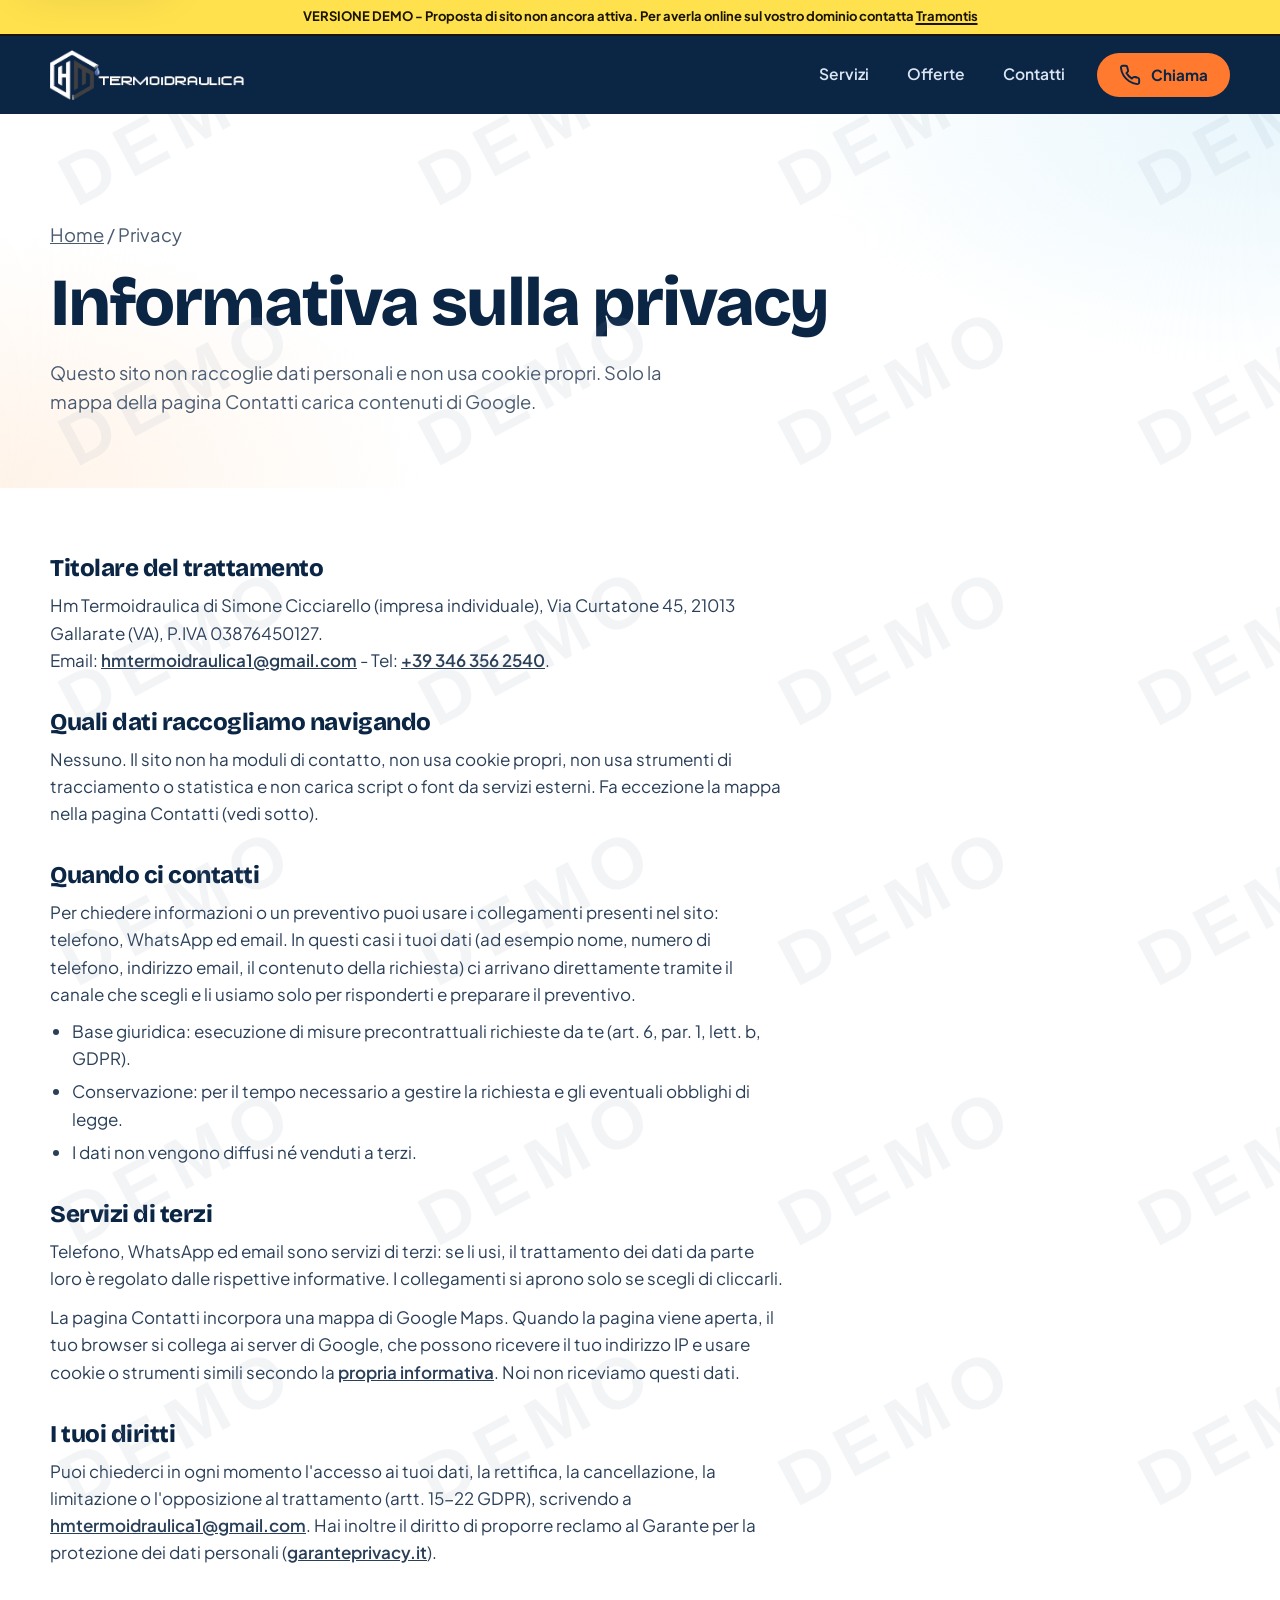
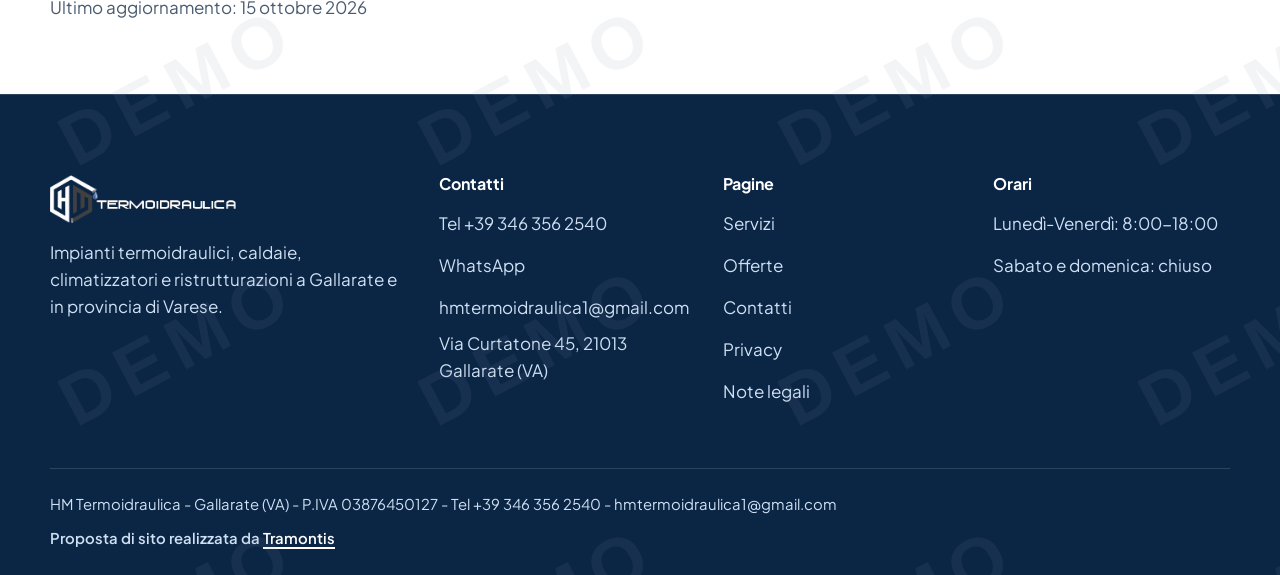
<file: privacy.html>
<!doctype html>
<html lang="it" class="no-js">
<head>
<!--build:head-->
    <meta charset="utf-8">
    <meta name="viewport" content="width=device-width, initial-scale=1">
    <title>[DEMO] Informativa sulla privacy | HM Termoidraulica</title>
    <meta name="description" content="Informativa privacy di HM Termoidraulica: il sito non raccoglie dati personali e non usa cookie.">
    <meta name="robots" content="noindex, nofollow">
    <meta name="theme-color" content="#0b2545">
    <meta property="og:type" content="website">
    <meta property="og:locale" content="it_IT">
    <meta property="og:site_name" content="HM Termoidraulica">
    <meta property="og:title" content="[DEMO] Informativa sulla privacy | HM Termoidraulica">
    <meta property="og:description" content="Informativa privacy di HM Termoidraulica: il sito non raccoglie dati personali e non usa cookie.">
    <meta property="og:image" content="https://hmtermoidraulica.it/assets/img/og-cover.jpg">
    <meta property="og:image:width" content="1200">
    <meta property="og:image:height" content="630">
    <meta name="twitter:card" content="summary_large_image">
    <link rel="icon" type="image/png" sizes="32x32" href="assets/img/favicon-32.png">
    <link rel="icon" type="image/png" sizes="192x192" href="assets/img/favicon-192.png">
    <link rel="apple-touch-icon" href="assets/img/apple-touch-icon.png">
    <link rel="preload" href="assets/fonts/plus-jakarta-sans-latin-wght-normal.woff2" as="font" type="font/woff2" crossorigin>
    <link rel="preload" href="assets/fonts/bricolage-grotesque-latin-wght-normal.woff2" as="font" type="font/woff2" crossorigin>
    <link rel="stylesheet" href="assets/css/style.css">
    <script>document.documentElement.classList.remove('no-js')</script>
<!--/build:head-->
</head>
<body data-demo>
<!--build:top-->
<a class="skip-link" href="#main">Vai al contenuto</a>
<div class="site-top">
  <aside class="demo-banner" aria-label="Avviso versione demo">VERSIONE DEMO - Proposta di sito non ancora attiva. Per averla online sul vostro dominio contatta <a href="https://tramontis.netlify.app/" target="_blank" rel="noopener">Tramontis</a></aside>
  <header class="site-header">
    <div class="wrap site-header__in">
      <a class="brand" href="index.html" aria-label="HM Termoidraulica, vai alla home"><img src="assets/img/logo-hm-termoidraulica.png" width="439" height="113" alt="HM Termoidraulica"></a>
      <nav class="nav" aria-label="Menu principale">
        <ul class="nav__list">
            <li><a href="servizi.html">Servizi</a></li>
            <li><a href="offerte.html">Offerte</a></li>
            <li><a href="contatti.html">Contatti</a></li>
        </ul>
      </nav>
      <div class="header-actions">
        <a class="btn btn--sm" data-magnetic href="tel:+393463562540"><svg class="ico" aria-hidden="true" focusable="false"><use href="#i-phone"/></svg><span>Chiama</span></a>
        <button class="menu-btn" type="button" aria-expanded="false" aria-controls="mobile-nav" aria-label="Apri il menu">
          <svg class="ico i-open" aria-hidden="true" focusable="false"><use href="#i-menu"/></svg>
          <svg class="ico i-close" aria-hidden="true" focusable="false"><use href="#i-close"/></svg>
        </button>
      </div>
    </div>
    <nav class="mobile-nav" id="mobile-nav" aria-label="Menu mobile" hidden>
      <a href="servizi.html">Servizi</a>
      <a href="offerte.html">Offerte</a>
      <a href="contatti.html">Contatti</a>
    </nav>
  </header>
</div>
<!--/build:top-->

<main id="main">

  <section class="page-hero" aria-labelledby="page-title">
    <div class="wrap">
      <p class="breadcrumb"><a href="index.html">Home</a> / Privacy</p>
      <h1 id="page-title">Informativa sulla privacy</h1>
      <p>Questo sito non raccoglie dati personali e non usa cookie propri. Solo la mappa della pagina Contatti carica contenuti di Google.</p>
    </div>
  </section>

  <section class="section section--tight">
    <div class="wrap"><div class="prose">
      <h2>Titolare del trattamento</h2>
      <p>Hm Termoidraulica di Simone Cicciarello (impresa individuale), Via Curtatone 45, 21013 Gallarate (VA), P.IVA 03876450127.<br>Email: <a href="mailto:hmtermoidraulica1@gmail.com">hmtermoidraulica1@gmail.com</a> - Tel: <a href="tel:+393463562540">+39 346 356 2540</a>.</p>

      <h2>Quali dati raccogliamo navigando</h2>
      <p>Nessuno. Il sito non ha moduli di contatto, non usa cookie propri, non usa strumenti di tracciamento o statistica e non carica script o font da servizi esterni. Fa eccezione la mappa nella pagina Contatti (vedi sotto).</p>

      <h2>Quando ci contatti</h2>
      <p>Per chiedere informazioni o un preventivo puoi usare i collegamenti presenti nel sito: telefono, WhatsApp ed email. In questi casi i tuoi dati (ad esempio nome, numero di telefono, indirizzo email, il contenuto della richiesta) ci arrivano direttamente tramite il canale che scegli e li usiamo solo per risponderti e preparare il preventivo.</p>
      <ul>
        <li>Base giuridica: esecuzione di misure precontrattuali richieste da te (art. 6, par. 1, lett. b, GDPR).</li>
        <li>Conservazione: per il tempo necessario a gestire la richiesta e gli eventuali obblighi di legge.</li>
        <li>I dati non vengono diffusi né venduti a terzi.</li>
      </ul>

      <h2>Servizi di terzi</h2>
      <p>Telefono, WhatsApp ed email sono servizi di terzi: se li usi, il trattamento dei dati da parte loro è regolato dalle rispettive informative. I collegamenti si aprono solo se scegli di cliccarli.</p>
      <p>La pagina Contatti incorpora una mappa di Google Maps. Quando la pagina viene aperta, il tuo browser si collega ai server di Google, che possono ricevere il tuo indirizzo IP e usare cookie o strumenti simili secondo la <a href="https://policies.google.com/privacy" target="_blank" rel="noopener">propria informativa</a>. Noi non riceviamo questi dati.</p>

      <h2>I tuoi diritti</h2>
      <p>Puoi chiederci in ogni momento l'accesso ai tuoi dati, la rettifica, la cancellazione, la limitazione o l'opposizione al trattamento (artt. 15-22 GDPR), scrivendo a <a href="mailto:hmtermoidraulica1@gmail.com">hmtermoidraulica1@gmail.com</a>. Hai inoltre il diritto di proporre reclamo al Garante per la protezione dei dati personali (<a href="https://www.garanteprivacy.it" target="_blank" rel="noopener">garanteprivacy.it</a>).</p>

      <p style="margin-top:28px;color:var(--muted)">Ultimo aggiornamento: 15 ottobre 2026</p>
    </div></div>
  </section>

</main>

<!--build:foot-->
<footer class="site-footer on-dark">
  <div class="wrap">
    <div class="footer__grid">
      <div class="footer__brand">
        <img src="assets/img/logo-hm-termoidraulica.png" width="439" height="113" alt="HM Termoidraulica" loading="lazy">
        <p>Impianti termoidraulici, caldaie, climatizzatori e ristrutturazioni a Gallarate e in provincia di Varese.</p>
      </div>
      <div>
        <h2>Contatti</h2>
        <ul class="footer__list">
          <li><a href="tel:+393463562540">Tel +39 346 356 2540</a></li>
          <li><a href="https://wa.me/393463562540" target="_blank" rel="noopener">WhatsApp</a></li>
          <li><a href="mailto:hmtermoidraulica1@gmail.com">hmtermoidraulica1@gmail.com</a></li>
          <li>Via Curtatone 45, 21013 Gallarate (VA)</li>
        </ul>
      </div>
      <div>
        <h2>Pagine</h2>
        <ul class="footer__list">
          <li><a href="servizi.html">Servizi</a></li>
          <li><a href="offerte.html">Offerte</a></li>
          <li><a href="contatti.html">Contatti</a></li>
          <li><a href="privacy.html">Privacy</a></li>
          <li><a href="note-legali.html">Note legali</a></li>
        </ul>
      </div>
      <div>
        <h2>Orari</h2>
        <ul class="footer__list">
          <li>Lunedì-Venerdì: 8:00-18:00</li>
          <li>Sabato e domenica: chiuso</li>
        </ul>
      </div>
    </div>
    <div class="footer__legal">
      <p>HM Termoidraulica - Gallarate (VA) - P.IVA 03876450127 - Tel +39 346 356 2540 - hmtermoidraulica1@gmail.com</p>
      <p class="footer__credit">Proposta di sito realizzata da <a href="https://tramontis.netlify.app/" target="_blank" rel="noopener">Tramontis</a></p>
    </div>
  </div>
</footer>

<nav class="mbar" aria-label="Contatto rapido">
  <a class="btn" href="tel:+393463562540"><svg class="ico" aria-hidden="true" focusable="false"><use href="#i-phone"/></svg><span>Chiama</span></a>
  <a class="btn btn--wa" href="https://wa.me/393463562540" target="_blank" rel="noopener"><svg class="ico" aria-hidden="true" focusable="false"><use href="#i-wa"/></svg><span>WhatsApp</span></a>
</nav>
<div class="demo-watermark" aria-hidden="true"></div>
<svg xmlns="http://www.w3.org/2000/svg" width="0" height="0" style="position:absolute" aria-hidden="true" focusable="false">
  <defs>
    <symbol id="i-flame" viewBox="0 0 48 48"><g class="a-flame"><path d="M24 4c1.5 8 10 12 10 22a10 10 0 0 1-20 0c0-6 3.5-8.5 5-13 2.5 2.5 3.5 5 3.5 7.5C24 16 25 9 24 4z"/><path d="M24 43a4.5 4.5 0 0 1-4.5-4.5c0-3.5 3.5-4.5 4.5-9 1 4.5 4.5 5.5 4.5 9A4.5 4.5 0 0 1 24 43z"/></g></symbol>
    <symbol id="i-drop" viewBox="0 0 48 48"><path d="M24 5c6.5 8.5 12 14 12 21.5a12 12 0 0 1-24 0C12 19 17.5 13.5 24 5z"/><path d="M18 28.5a6 6 0 0 0 5 5.5"/></symbol>
    <symbol id="i-snow" viewBox="0 0 48 48"><g class="a-spin"><path d="M24 4v40M6.7 14l34.6 20M6.7 34l34.6-20"/><path d="M19 8l5 4 5-4M19 40l5-4 5 4M9 19.5l6.5 1.3-1.3 6.5M39 28.5l-6.5-1.3 1.3-6.5M9 28.5l6.5-1.3-1.3-6.5M39 19.5l-6.5 1.3 1.3 6.5"/></g></symbol>
    <symbol id="i-tap" viewBox="0 0 48 48"><path d="M14 9h14M21 9v7"/><path d="M6 16h24a9 9 0 0 1 9 9v6h-7v-6a2 2 0 0 0-2-2H6z"/><path d="M33 33.5v1"/><path class="a-drip" d="M35.5 38c1.6 2 2.5 3.2 2.5 4.5a2.5 2.5 0 0 1-5 0c0-1.3.9-2.5 2.5-4.5z"/></symbol>
    <symbol id="i-boiler" viewBox="0 0 48 48"><rect x="10" y="5" width="28" height="34" rx="5"/><circle cx="24" cy="15" r="4.5"/><g class="a-flame"><path d="M24 22c.8 4 4.5 5 4.5 9a4.5 4.5 0 0 1-9 0c0-2.5 1.5-3.5 2.5-5.5.8 1 1.2 2 1.2 3 .7-1.5 1-3.5.8-6.5z"/></g><path d="M16 43v-4M24 43v-4M32 43v-4"/></symbol>
    <symbol id="i-ac" viewBox="0 0 48 48"><rect x="4" y="8" width="40" height="16" rx="5"/><path d="M9 19h30"/><path d="M11 11.5h6"/><g class="a-wave"><path d="M13 31c2 2.5 4-2.5 6 0s4-2.5 6 0 4-2.5 6 0 4-2.5 6 0"/><path d="M13 38c2 2.5 4-2.5 6 0s4-2.5 6 0 4-2.5 6 0 4-2.5 6 0"/></g></symbol>
    <symbol id="i-heatpump" viewBox="0 0 48 48"><rect x="6" y="6" width="36" height="36" rx="6"/><circle cx="24" cy="24" r="12"/><g class="a-spin"><path d="M24 24c0-5 2-8 5-9M24 24c4 3 4 6 3 10M24 24c-4.5-2-8-1-10 2"/></g><circle cx="24" cy="24" r="1.6"/><path d="M12 42v3M36 42v3"/></symbol>
    <symbol id="i-radiator" viewBox="0 0 48 48"><path d="M6 10h36M6 38h36"/><rect x="9" y="10" width="5" height="28" rx="2.5"/><rect x="17.5" y="10" width="5" height="28" rx="2.5"/><rect x="26" y="10" width="5" height="28" rx="2.5"/><rect x="34.5" y="10" width="5" height="28" rx="2.5"/><g class="a-bob"><path d="M17 5c-1.5 1.5 1.5 2 0 3.5M24 5c-1.5 1.5 1.5 2 0 3.5M31 5c-1.5 1.5 1.5 2 0 3.5"/></g></symbol>
    <symbol id="i-wrench" viewBox="0 0 48 48"><path d="M30 6a11 11 0 0 0-9.5 15.5L6.5 35.5a4.5 4.5 0 0 0 6.4 6.4l14-14A11 11 0 0 0 42 18l-7 7-6-1.5L27.5 17.5l7-7A11 11 0 0 0 30 6z"/></symbol>
    <symbol id="i-bath" viewBox="0 0 48 48"><path d="M5 25h38v3a10 10 0 0 1-10 10H15A10 10 0 0 1 5 28z"/><path d="M10 25V12a4.5 4.5 0 0 1 9 0"/><path d="M14 38l-2 5M34 38l2 5"/><g class="a-bob"><circle cx="30" cy="16" r="2.5"/><circle cx="37" cy="11" r="1.8"/><circle cx="36" cy="19" r="1.3"/></g></symbol>
    <symbol id="i-clean" viewBox="0 0 48 48"><g class="a-pulse"><path d="M20 6l2.8 8.2L31 17l-8.2 2.8L20 28l-2.8-8.2L9 17l8.2-2.8z"/></g><path d="M37 5v6M34 8h6"/><path d="M34 26c4 5 7 8 7 12a7 7 0 0 1-14 0c0-4 3-7 7-12z"/><path d="M11 33l-2 6M18 36l-2 6"/></symbol>
    <symbol id="i-leak" viewBox="0 0 48 48"><path d="M3 14h16M29 14h16M3 26h16M29 26h16"/><path d="M19 11v18M29 11v18"/><path d="M19 14l2.5 4-2.5 4 2.5 4M29 14l-2.5 4 2.5 4-2.5 4"/><path class="a-drip" d="M24 31c1.8 2.2 3 3.6 3 5a3 3 0 0 1-6 0c0-1.4 1.2-2.8 3-5z"/></symbol>
    <symbol id="i-drain" viewBox="0 0 48 48"><ellipse cx="24" cy="36" rx="16" ry="6"/><path d="M18 36h12"/><g class="a-bob"><path d="M24 4v14"/><path d="M15 18h18l-3 8H18z"/></g></symbol>
    <symbol id="i-keys" viewBox="0 0 48 48"><g class="a-bob"><circle cx="15" cy="20" r="9"/><circle cx="15" cy="20" r="3"/><path d="M23 26l20 14M36 36l4-5M31 31.5l4-5"/></g><path d="M8 40h10"/></symbol>
    <symbol id="i-pool" viewBox="0 0 48 48"><path d="M14 5v26M28 5v26M14 11h14M14 20h14"/><path d="M14 31a4 4 0 0 0 8 0" opacity="0"/><g class="a-wave"><path d="M3 36c3 3.5 6-3.5 10 0s6 3.5 10 0 7-3.5 10 0 6 3.5 10 0"/><path d="M3 43c3 3.5 6-3.5 10 0s6 3.5 10 0 7-3.5 10 0 6 3.5 10 0"/></g></symbol>
    <symbol id="i-sliders" viewBox="0 0 48 48"><path d="M6 14h36M6 24h36M6 34h36"/><circle cx="16" cy="14" r="4" fill="var(--white, #fff)"/><circle cx="32" cy="24" r="4" fill="var(--white, #fff)"/><circle cx="21" cy="34" r="4" fill="var(--white, #fff)"/></symbol>
    <symbol id="i-shield" viewBox="0 0 48 48"><path d="M24 4l16 6v12c0 10-6.5 17-16 21C14.5 39 8 32 8 22V10z"/><path d="M16.5 24l5 5 10-11"/></symbol>
    <symbol id="i-chip" viewBox="0 0 48 48"><rect x="12" y="12" width="24" height="24" rx="4"/><rect x="19" y="19" width="10" height="10" rx="2"/><path d="M18 5v7M24 5v7M30 5v7M18 36v7M24 36v7M30 36v7M5 18h7M5 24h7M5 30h7M36 18h7M36 24h7M36 30h7"/></symbol>
    <symbol id="i-phone" viewBox="0 0 24 24"><path d="M22 16.920v3a2 2 0 0 1-2.180 2 19.790 19.790 0 0 1-8.630-3.070 19.5 19.5 0 0 1-6-6 19.790 19.790 0 0 1-3.070-8.670A2 2 0 0 1 4.110 2h3a2 2 0 0 1 2 1.720 12.840 12.840 0 0 0 .7 2.810 2 2 0 0 1-.45 2.110L8.090 9.910a16 16 0 0 0 6 6l1.270-1.270a2 2 0 0 1 2.110-.45 12.840 12.840 0 0 0 2.810.7A2 2 0 0 1 22 16.920z"/></symbol>
    <symbol id="i-wa" viewBox="0 0 24 24"><path d="M12 2.5a9.5 9.5 0 0 0-8.2 14.3L2.5 21.5l4.8-1.250A9.5 9.5 0 1 0 12 2.5z"/><path d="M8.8 7.8c-.4.9-.2 2.2.9 3.7 1.2 1.6 2.7 2.7 4.2 3.1.9.2 1.7-.2 2-.8l.2-.6-2-1-.9.8c-.9-.4-1.8-1.2-2.3-2.2l.7-.8-.9-2.2z"/></symbol>
    <symbol id="i-mail" viewBox="0 0 24 24"><rect x="3" y="5" width="18" height="14" rx="2.5"/><path d="M3.5 7.5l8.5 6 8.5-6"/></symbol>
    <symbol id="i-clock" viewBox="0 0 24 24"><circle cx="12" cy="12" r="9"/><path d="M12 7v5.5l3.5 2"/></symbol>
    <symbol id="i-pin" viewBox="0 0 24 24"><path d="M12 21.5s7.5-6.2 7.5-12a7.5 7.5 0 0 0-15 0c0 5.8 7.5 12 7.5 12z"/><circle cx="12" cy="9.5" r="2.8"/></symbol>
    <symbol id="i-check" viewBox="0 0 24 24"><path d="M5 12.5l4.5 4.5L19 7.5"/></symbol>
    <symbol id="i-plus" viewBox="0 0 24 24"><path d="M12 5v14M5 12h14"/></symbol>
    <symbol id="i-menu" viewBox="0 0 24 24"><path d="M4 7h16M4 12h16M4 17h16"/></symbol>
    <symbol id="i-close" viewBox="0 0 24 24"><path d="M6 6l12 12M18 6L6 18"/></symbol>
    <symbol id="i-arrow" viewBox="0 0 24 24"><path d="M5 12h14M13 6l6 6-6 6"/></symbol>
    <linearGradient id="pipeGrad" gradientUnits="userSpaceOnUse" x1="60" y1="60" x2="470" y2="380"><stop offset="0" stop-color="#7fd3f0"/><stop offset=".45" stop-color="#7fd3f0"/><stop offset=".62" stop-color="#ffb27a"/><stop offset="1" stop-color="#ff7a2f"/></linearGradient>
  </defs>
</svg>
<!--/build:foot-->
<script src="assets/js/main.js" defer></script>
</body>
</html>
</file>
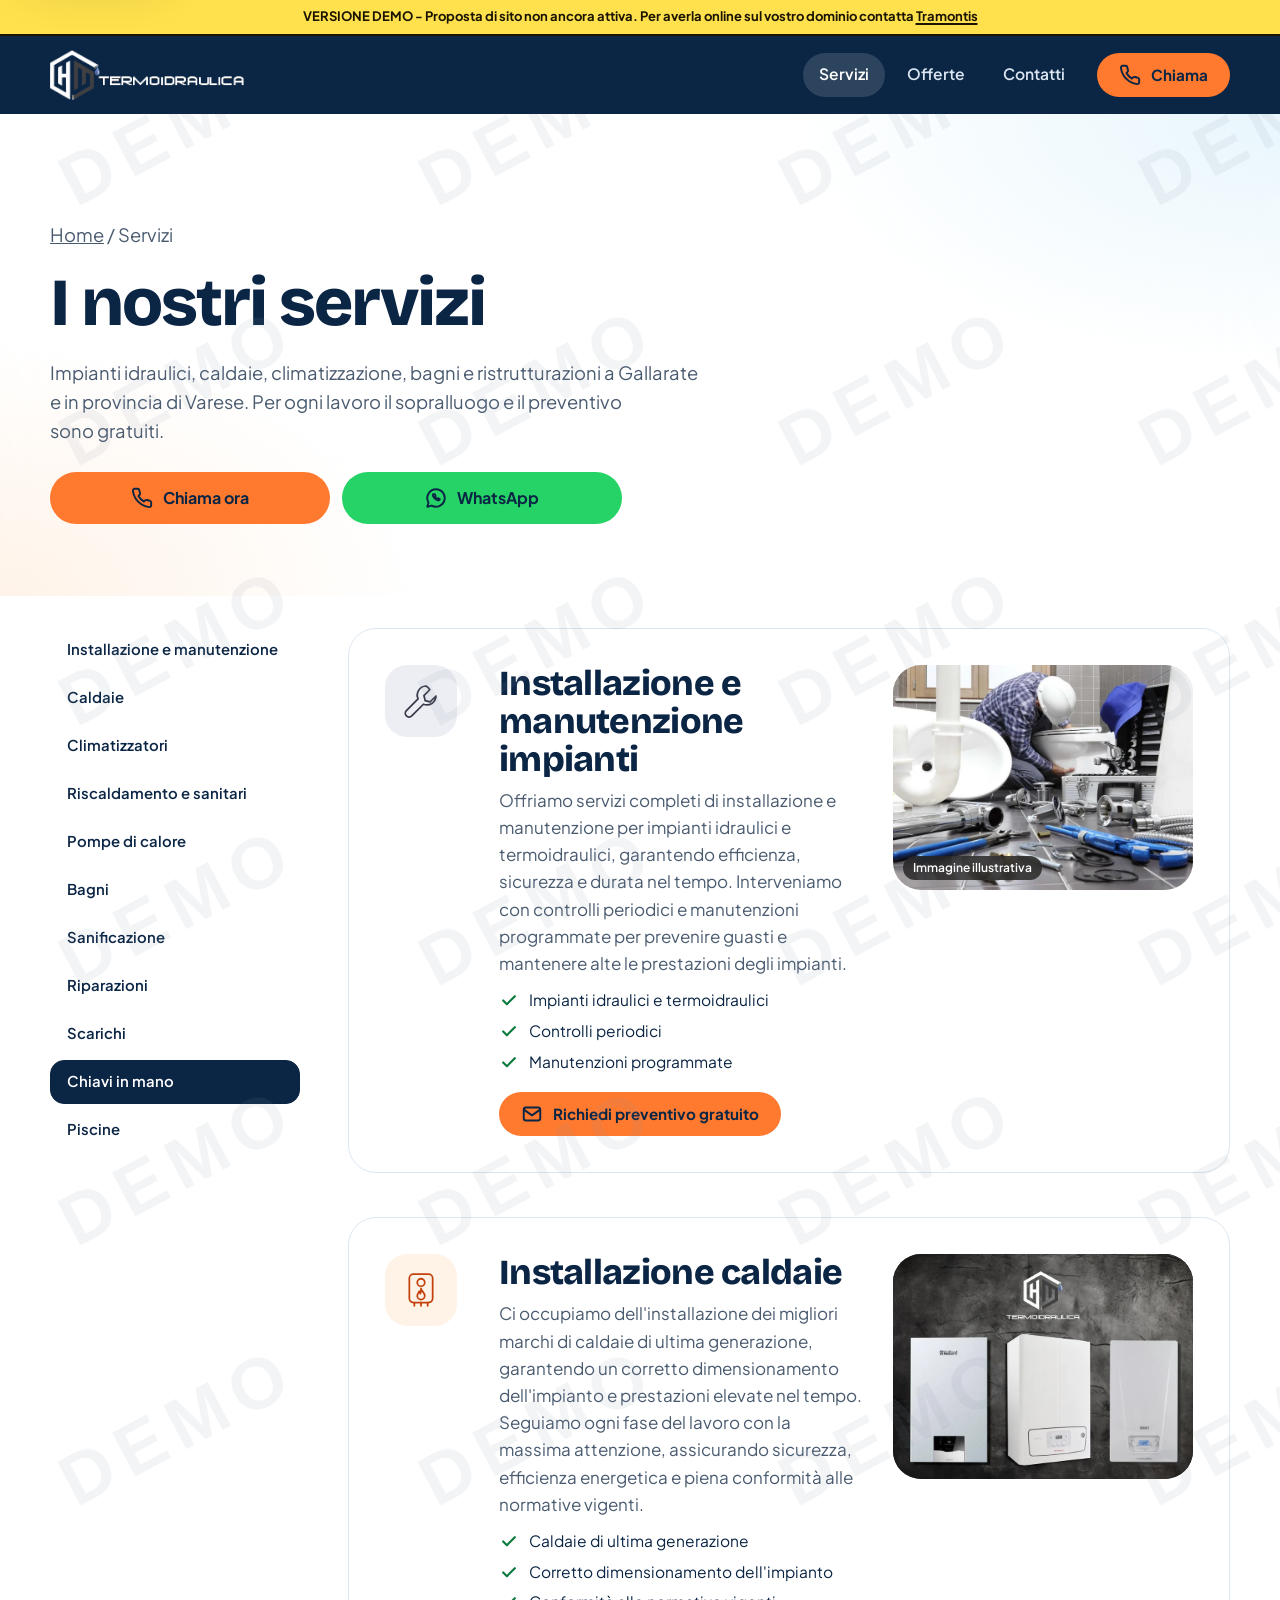
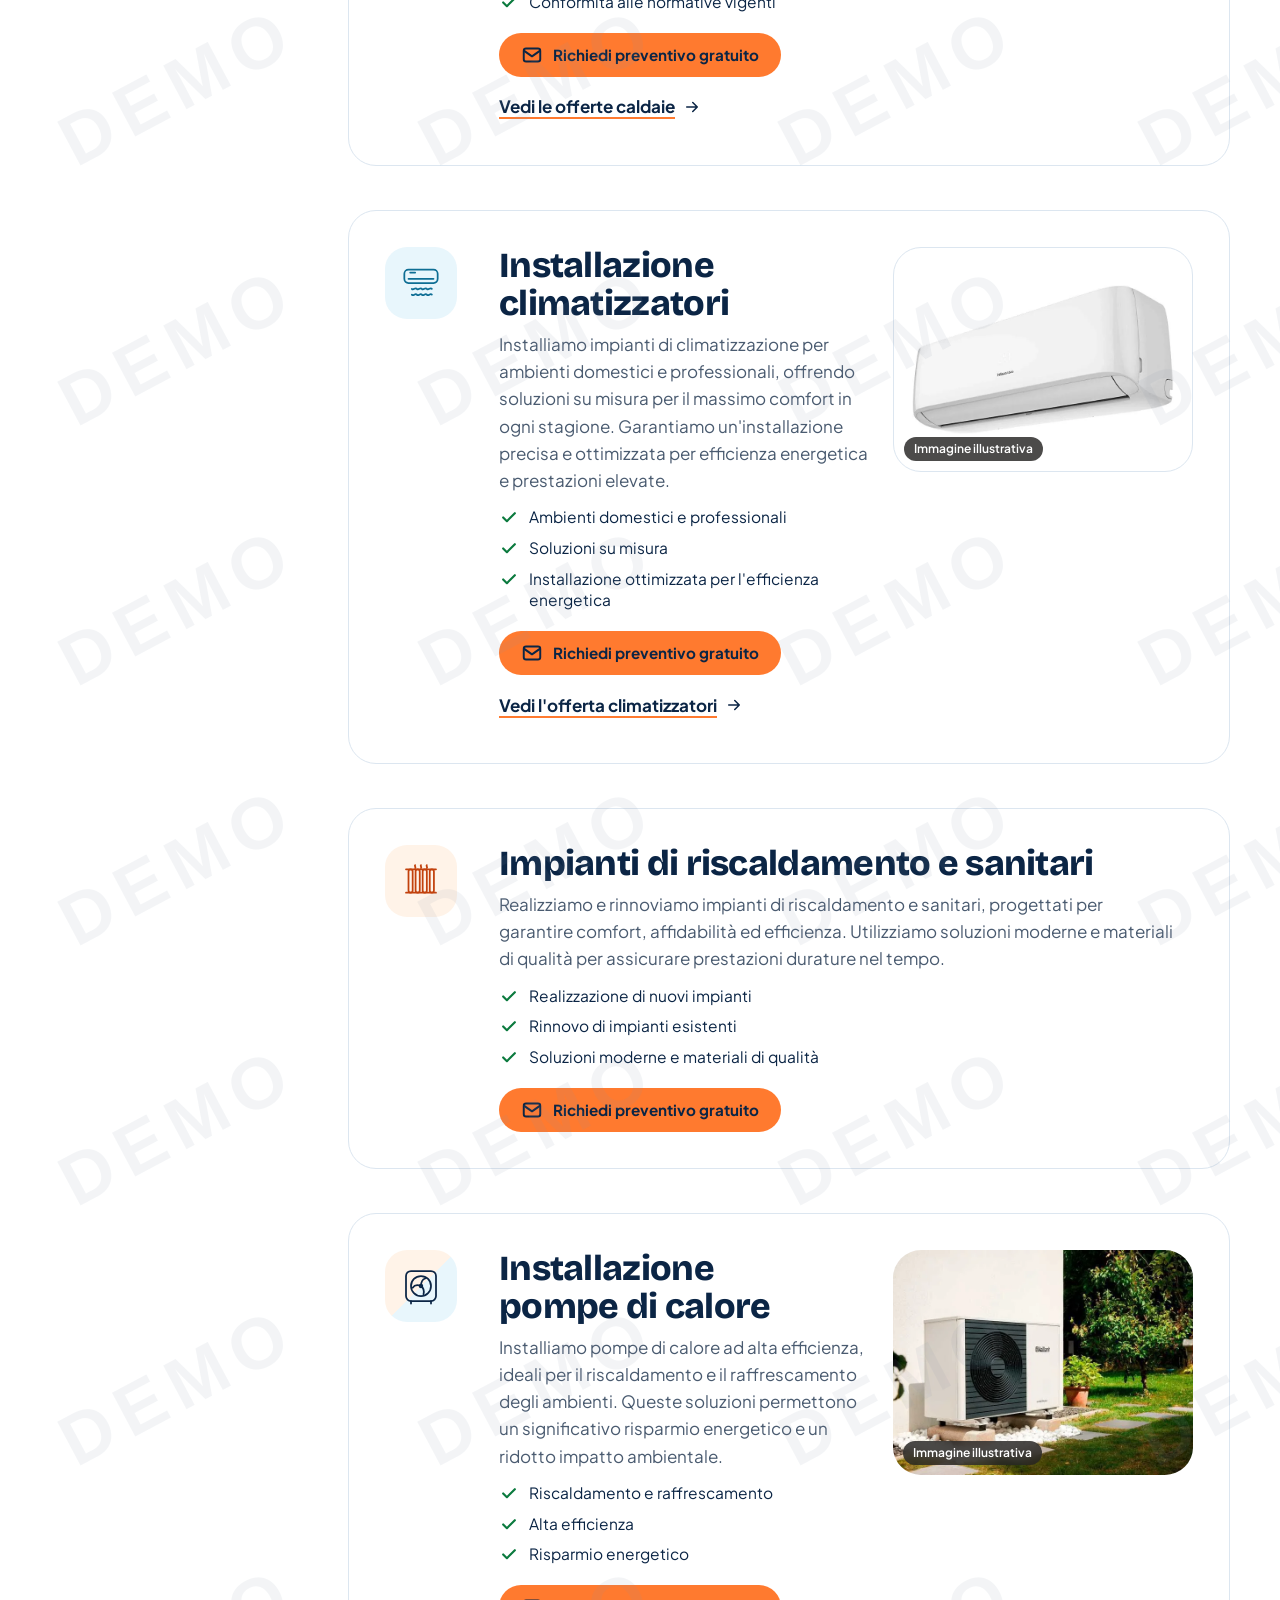
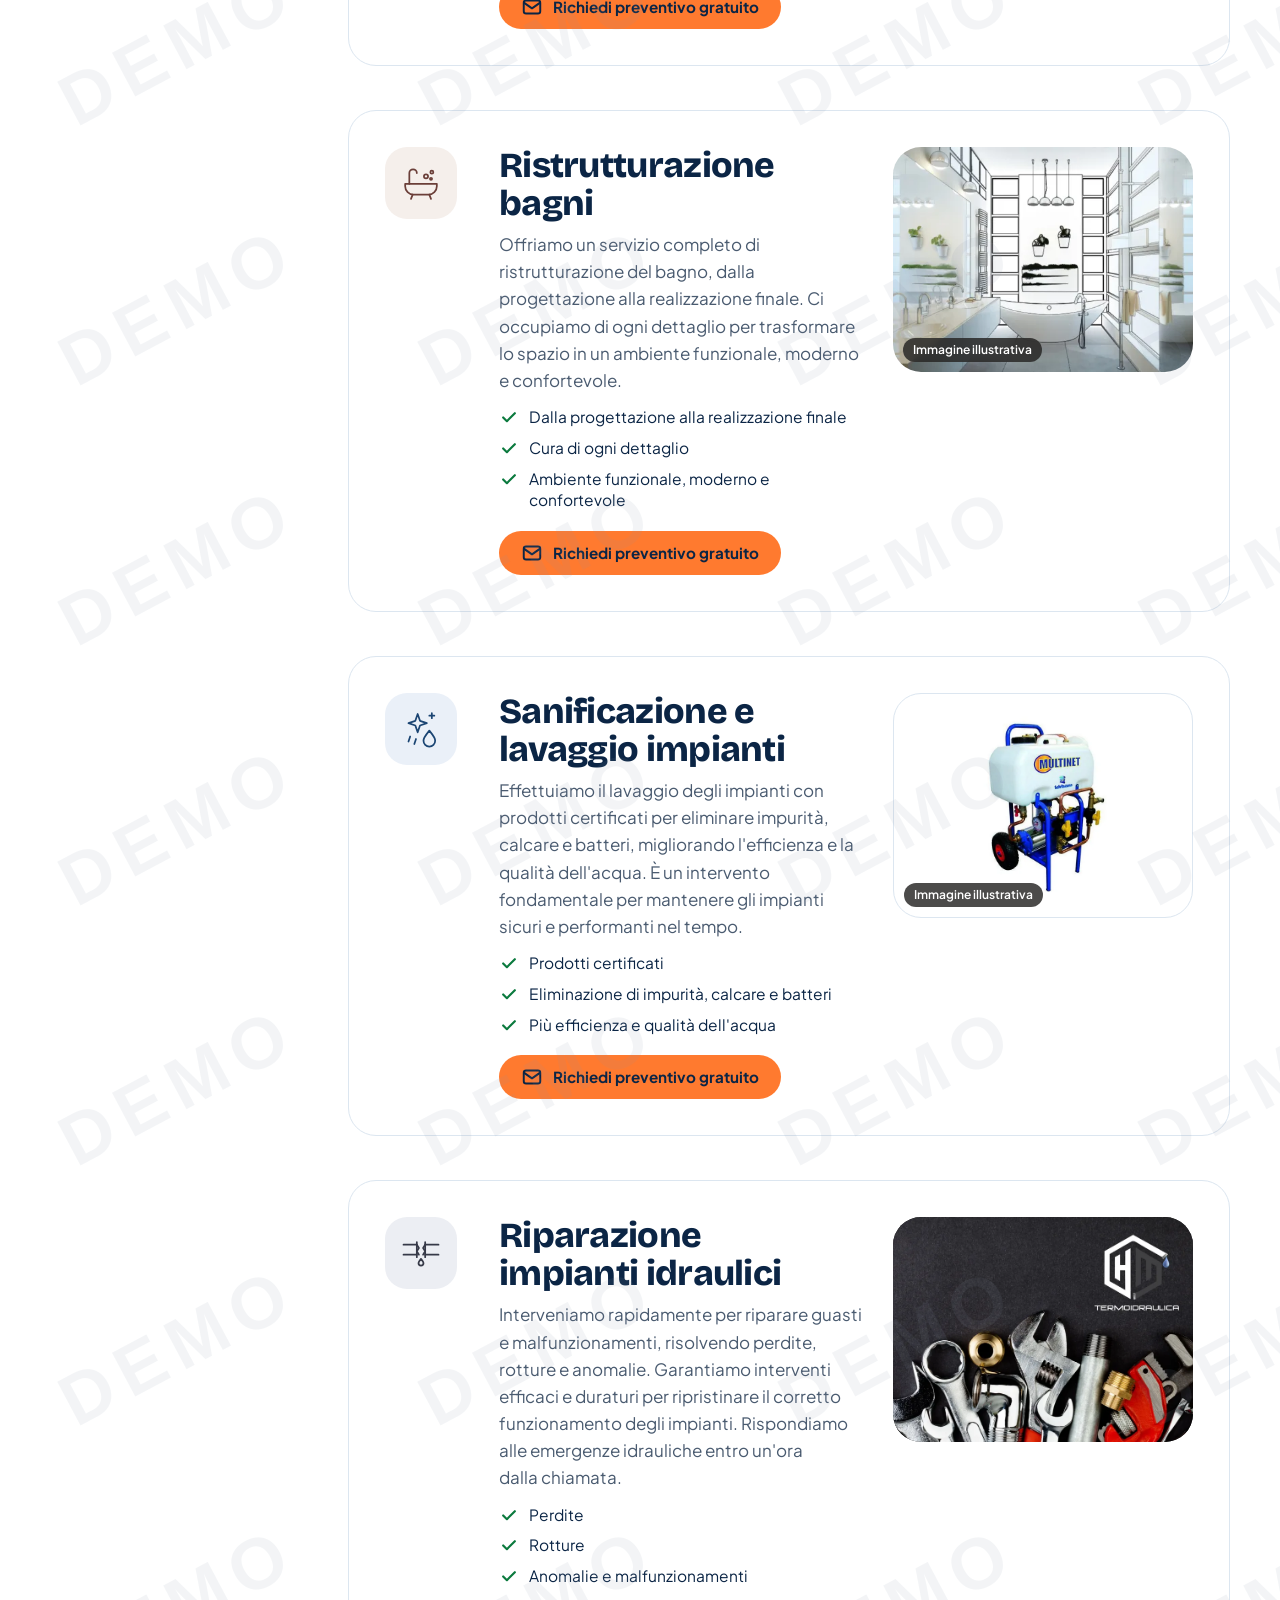
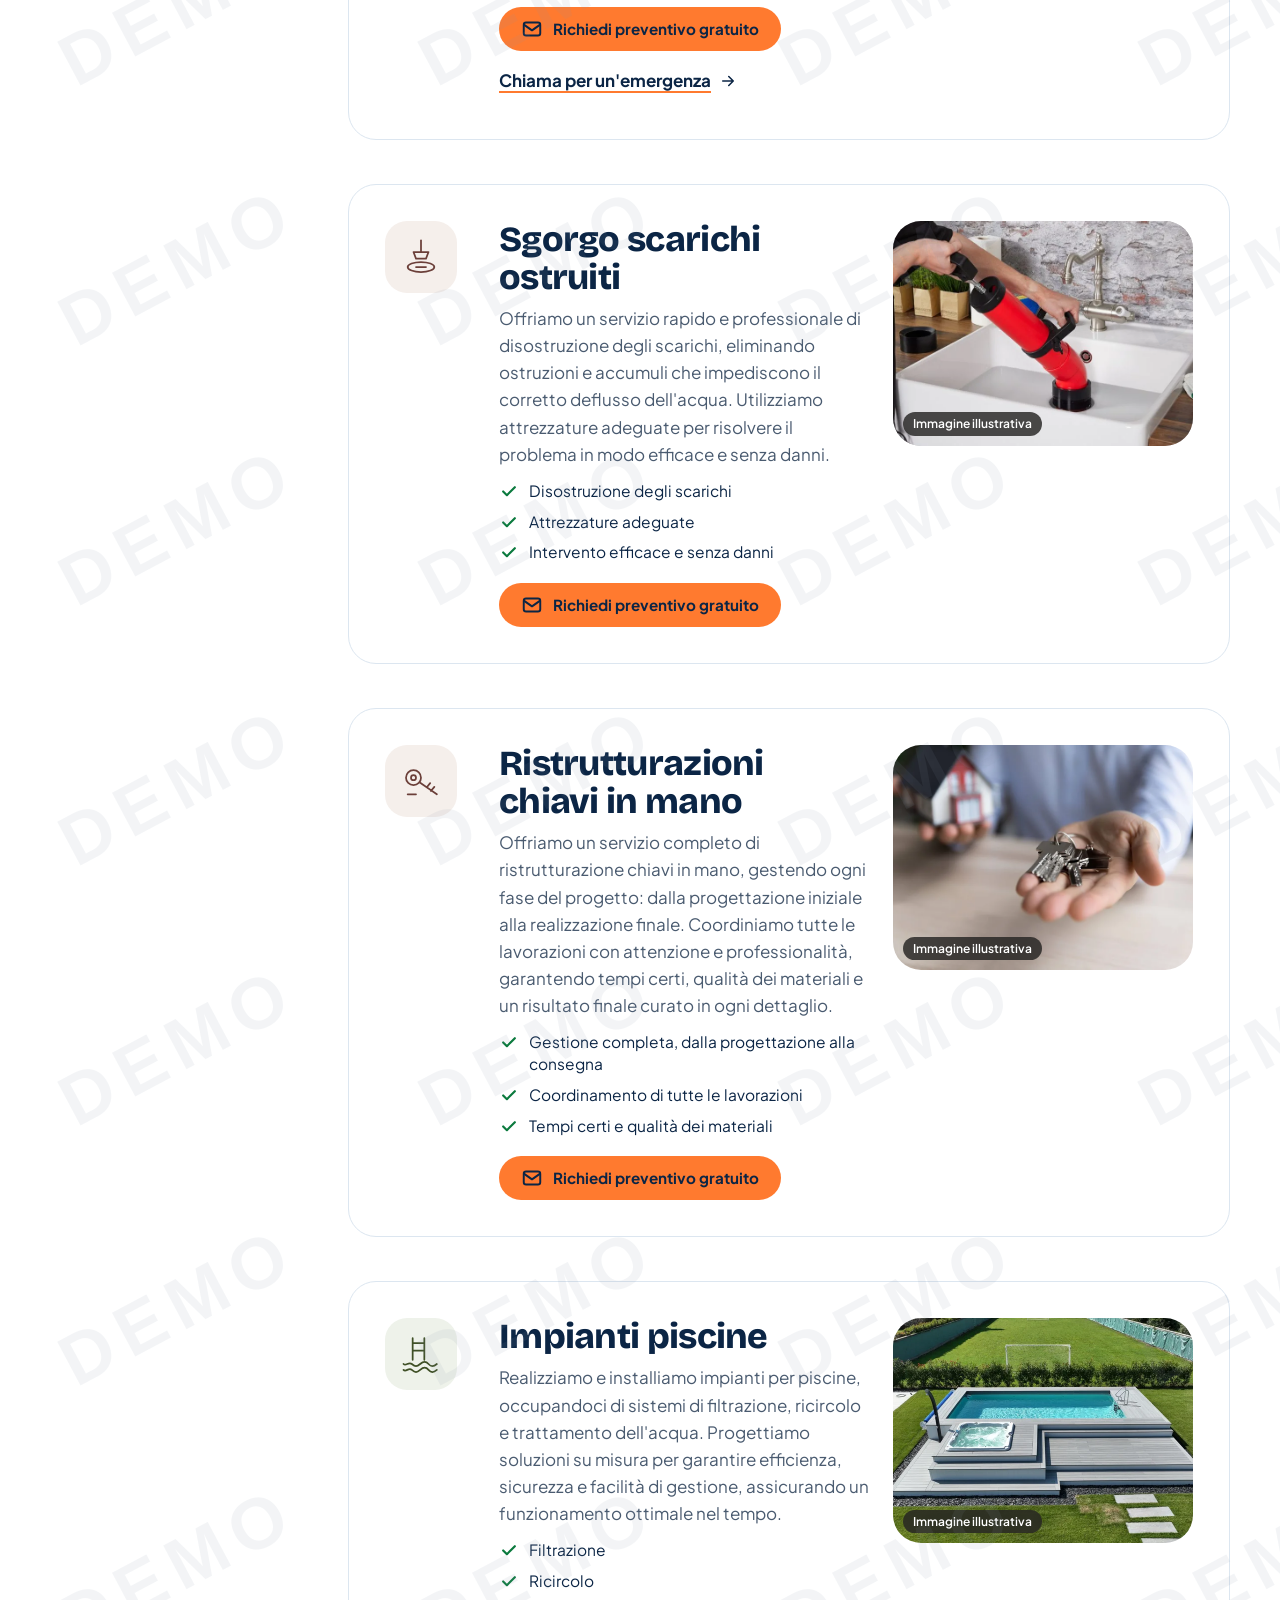
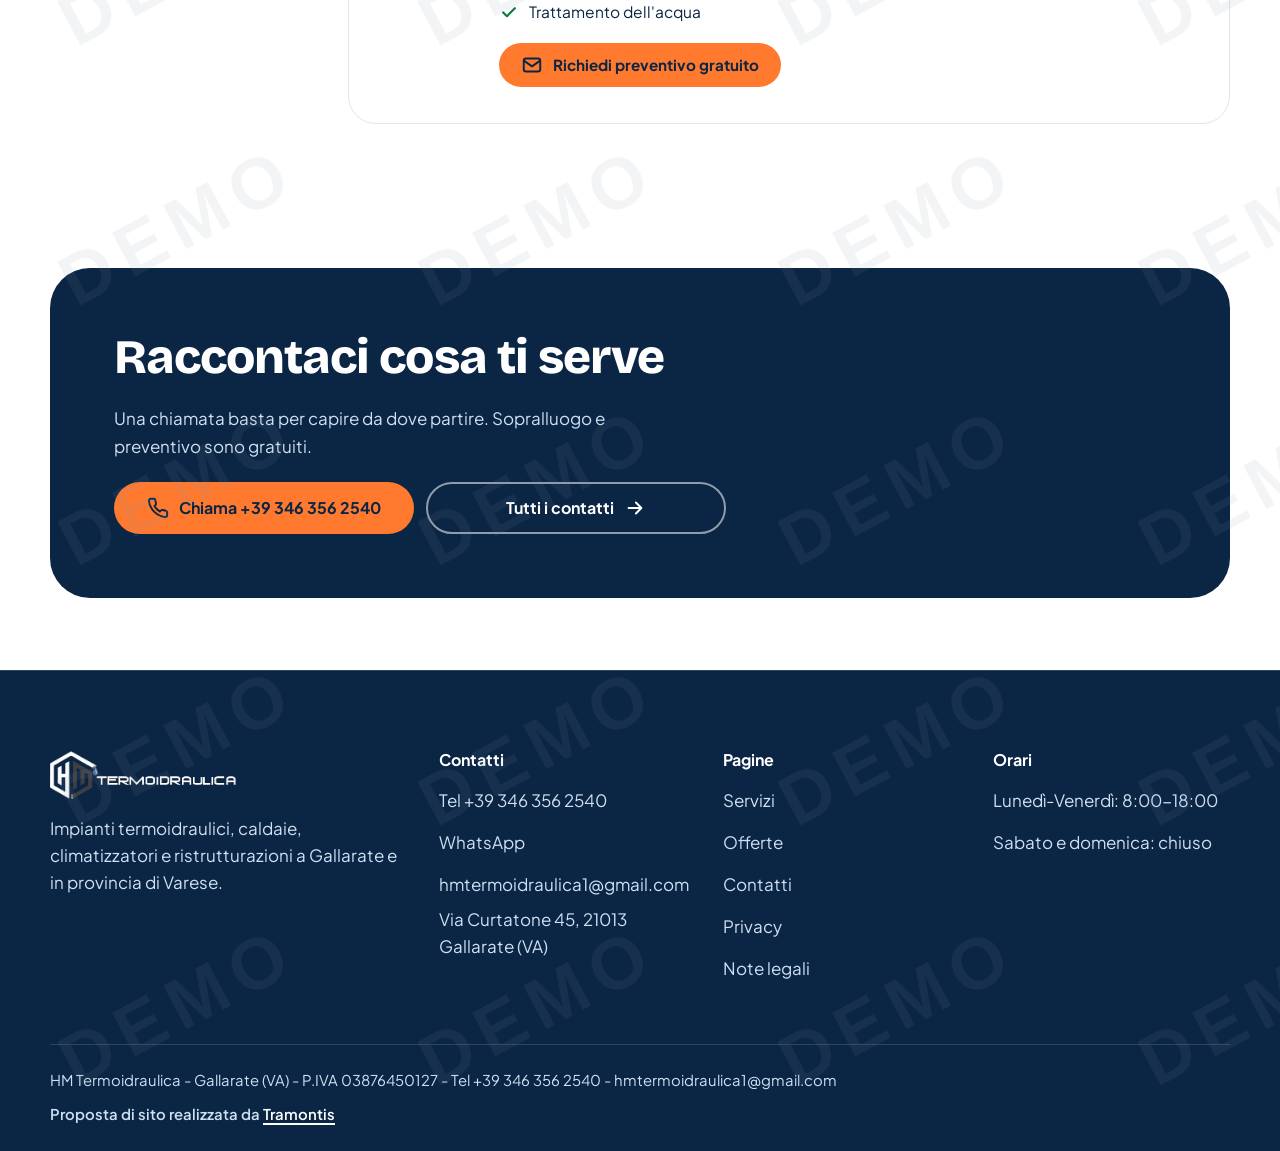
<file: servizi.html>
<!doctype html>
<html lang="it" class="no-js">
<head>
<!--build:head-->
    <meta charset="utf-8">
    <meta name="viewport" content="width=device-width, initial-scale=1">
    <title>[DEMO] Servizi: caldaie, clima, bagni e impianti a Varese | HM Termoidraulica</title>
    <meta name="description" content="Installazione caldaie, climatizzatori e pompe di calore, ristrutturazione bagni, riparazione impianti idraulici e sgorgo scarichi a Gallarate e in provincia di Varese.">
    <meta name="robots" content="noindex, nofollow">
    <meta name="theme-color" content="#0b2545">
    <meta property="og:type" content="website">
    <meta property="og:locale" content="it_IT">
    <meta property="og:site_name" content="HM Termoidraulica">
    <meta property="og:title" content="[DEMO] Servizi: caldaie, clima, bagni e impianti a Varese | HM Termoidraulica">
    <meta property="og:description" content="Installazione caldaie, climatizzatori e pompe di calore, ristrutturazione bagni, riparazione impianti idraulici e sgorgo scarichi a Gallarate e in provincia di Varese.">
    <meta property="og:image" content="https://hmtermoidraulica.it/assets/img/og-cover.jpg">
    <meta property="og:image:width" content="1200">
    <meta property="og:image:height" content="630">
    <meta name="twitter:card" content="summary_large_image">
    <link rel="icon" type="image/png" sizes="32x32" href="assets/img/favicon-32.png">
    <link rel="icon" type="image/png" sizes="192x192" href="assets/img/favicon-192.png">
    <link rel="apple-touch-icon" href="assets/img/apple-touch-icon.png">
    <link rel="preload" href="assets/fonts/plus-jakarta-sans-latin-wght-normal.woff2" as="font" type="font/woff2" crossorigin>
    <link rel="preload" href="assets/fonts/bricolage-grotesque-latin-wght-normal.woff2" as="font" type="font/woff2" crossorigin>
    <link rel="stylesheet" href="assets/css/style.css">
    <script>document.documentElement.classList.remove('no-js')</script>
<!--/build:head-->
</head>
<body data-demo>
<!--build:top-->
<a class="skip-link" href="#main">Vai al contenuto</a>
<div class="site-top">
  <aside class="demo-banner" aria-label="Avviso versione demo">VERSIONE DEMO - Proposta di sito non ancora attiva. Per averla online sul vostro dominio contatta <a href="https://tramontis.netlify.app/" target="_blank" rel="noopener">Tramontis</a></aside>
  <header class="site-header">
    <div class="wrap site-header__in">
      <a class="brand" href="index.html" aria-label="HM Termoidraulica, vai alla home"><img src="assets/img/logo-hm-termoidraulica.png" width="439" height="113" alt="HM Termoidraulica"></a>
      <nav class="nav" aria-label="Menu principale">
        <ul class="nav__list">
            <li><a href="servizi.html" aria-current="page">Servizi</a></li>
            <li><a href="offerte.html">Offerte</a></li>
            <li><a href="contatti.html">Contatti</a></li>
        </ul>
      </nav>
      <div class="header-actions">
        <a class="btn btn--sm" data-magnetic href="tel:+393463562540"><svg class="ico" aria-hidden="true" focusable="false"><use href="#i-phone"/></svg><span>Chiama</span></a>
        <button class="menu-btn" type="button" aria-expanded="false" aria-controls="mobile-nav" aria-label="Apri il menu">
          <svg class="ico i-open" aria-hidden="true" focusable="false"><use href="#i-menu"/></svg>
          <svg class="ico i-close" aria-hidden="true" focusable="false"><use href="#i-close"/></svg>
        </button>
      </div>
    </div>
    <nav class="mobile-nav" id="mobile-nav" aria-label="Menu mobile" hidden>
      <a href="servizi.html" aria-current="page">Servizi</a>
      <a href="offerte.html">Offerte</a>
      <a href="contatti.html">Contatti</a>
    </nav>
  </header>
</div>
<!--/build:top-->

<main id="main">

  <section class="page-hero" aria-labelledby="page-title">
    <div class="wrap">
      <p class="breadcrumb"><a href="index.html">Home</a> / Servizi</p>
      <h1 id="page-title" data-split>I nostri servizi</h1>
      <p class="rv">Impianti idraulici, caldaie, climatizzazione, bagni e ristrutturazioni a Gallarate e in provincia di Varese. Per ogni lavoro il sopralluogo e il preventivo sono gratuiti.</p>
      <div class="page-hero__cta rv" style="--i:1">
        <a class="btn" data-magnetic href="tel:+393463562540"><svg class="ico" aria-hidden="true" focusable="false"><use href="#i-phone"/></svg><span>Chiama ora</span></a>
        <a class="btn btn--wa" data-magnetic href="https://wa.me/393463562540" target="_blank" rel="noopener"><svg class="ico" aria-hidden="true" focusable="false"><use href="#i-wa"/></svg><span>WhatsApp</span></a>
      </div>
    </div>
  </section>

  <section class="section section--tight">
    <div class="wrap svc-layout">
      <nav class="svc-index" aria-label="Indice dei servizi">
        <ul>
          <li><a href="#installazione-manutenzione">Installazione e manutenzione</a></li>
          <li><a href="#caldaie">Caldaie</a></li>
          <li><a href="#climatizzatori">Climatizzatori</a></li>
          <li><a href="#riscaldamento-sanitari">Riscaldamento e sanitari</a></li>
          <li><a href="#pompe-di-calore">Pompe di calore</a></li>
          <li><a href="#ristrutturazione-bagni">Bagni</a></li>
          <li><a href="#sanificazione-lavaggio">Sanificazione</a></li>
          <li><a href="#riparazione-idraulica">Riparazioni</a></li>
          <li><a href="#sgorgo-scarichi">Scarichi</a></li>
          <li><a href="#chiavi-in-mano">Chiavi in mano</a></li>
          <li><a href="#piscine">Piscine</a></li>
        </ul>
      </nav>
      <div class="svc-detail">
      <article class="sd has-ico rv sd--photo" id="installazione-manutenzione">
        <figure class="photo photo--cover" style="--photo-bg:#e8e9e8;--photo-pos:50% 40%">
          <picture><source type="image/webp" srcset="assets/img/idraulico-al-lavoro.webp"><img src="assets/img/idraulico-al-lavoro.jpg" width="800" height="539" alt="Idraulico al lavoro su un sanitario, con attrezzi e raccordi sul pavimento" loading="lazy" decoding="async"></picture><span class="photo__tag">Immagine illustrativa</span>
        </figure>
        <span class="sd__ico svc__ico--slate"><svg class="ico" aria-hidden="true" focusable="false"><use href="#i-wrench"/></svg></span>
        <h2>Installazione e manutenzione impianti</h2>
        <div>
          <p>Offriamo servizi completi di installazione e manutenzione per impianti idraulici e termoidraulici, garantendo efficienza, sicurezza e durata nel tempo. Interveniamo con controlli periodici e manutenzioni programmate per prevenire guasti e mantenere alte le prestazioni degli impianti.</p>
        </div>
        <ul class="checklist">
          <li><svg class="ico" aria-hidden="true" focusable="false"><use href="#i-check"/></svg><span>Impianti idraulici e termoidraulici</span></li>
          <li><svg class="ico" aria-hidden="true" focusable="false"><use href="#i-check"/></svg><span>Controlli periodici</span></li>
          <li><svg class="ico" aria-hidden="true" focusable="false"><use href="#i-check"/></svg><span>Manutenzioni programmate</span></li>
        </ul>
        <div class="sd__foot">
          <a class="btn btn--sm" data-magnetic href="mailto:hmtermoidraulica1@gmail.com?subject=Richiesta%20preventivo%20-%20Installazione%20e%20manutenzione%20impianti&amp;body=Buongiorno%2C%0A%0Avorrei%20un%20preventivo%20gratuito%20per%3A%20Installazione%20e%20manutenzione%20impianti.%0A%0AComune%3A%20%0ATelefono%20per%20essere%20ricontattato%3A%20%0A%0AGrazie"><svg class="ico" aria-hidden="true" focusable="false"><use href="#i-mail"/></svg><span>Richiedi preventivo gratuito</span></a>
        </div>
      </article>
      <article class="sd has-ico rv sd--photo" id="caldaie">
        <figure class="photo photo--cover" style="--photo-bg:#252423;--photo-pos:50% 0%">
          <picture><source type="image/webp" srcset="assets/img/caldaie-vaillant-baxi-hm-800.webp"><img src="assets/img/caldaie-vaillant-baxi-hm-800.jpg" width="800" height="640" alt="Tre caldaie a parete Vaillant e Baxi su sfondo grafite, con il logo HM Termoidraulica" loading="lazy" decoding="async"></picture>
        </figure>
        <span class="sd__ico svc__ico--hot"><svg class="ico" aria-hidden="true" focusable="false"><use href="#i-boiler"/></svg></span>
        <h2>Installazione caldaie</h2>
        <div>
          <p>Ci occupiamo dell'installazione dei migliori marchi di caldaie di ultima generazione, garantendo un corretto dimensionamento dell'impianto e prestazioni elevate nel tempo. Seguiamo ogni fase del lavoro con la massima attenzione, assicurando sicurezza, efficienza energetica e piena conformità alle normative vigenti.</p>
        </div>
        <ul class="checklist">
          <li><svg class="ico" aria-hidden="true" focusable="false"><use href="#i-check"/></svg><span>Caldaie di ultima generazione</span></li>
          <li><svg class="ico" aria-hidden="true" focusable="false"><use href="#i-check"/></svg><span>Corretto dimensionamento dell'impianto</span></li>
          <li><svg class="ico" aria-hidden="true" focusable="false"><use href="#i-check"/></svg><span>Conformità alle normative vigenti</span></li>
        </ul>
        <div class="sd__foot">
          <a class="btn btn--sm" data-magnetic href="mailto:hmtermoidraulica1@gmail.com?subject=Richiesta%20preventivo%20-%20Installazione%20caldaie&amp;body=Buongiorno%2C%0A%0Avorrei%20un%20preventivo%20gratuito%20per%3A%20Installazione%20caldaie.%0A%0AComune%3A%20%0ATelefono%20per%20essere%20ricontattato%3A%20%0A%0AGrazie"><svg class="ico" aria-hidden="true" focusable="false"><use href="#i-mail"/></svg><span>Richiedi preventivo gratuito</span></a>
          <a class="link-arrow" href="offerte.html#caldaie-vaillant"><span>Vedi le offerte caldaie</span><svg class="ico" aria-hidden="true" focusable="false"><use href="#i-arrow"/></svg></a>
        </div>
      </article>
      <article class="sd has-ico rv sd--photo" id="climatizzatori">
        <figure class="photo photo--contain" style="--photo-bg:#ffffff;--photo-pos:50% 50%">
          <picture><source type="image/webp" srcset="assets/img/climatizzatore-split.webp"><img src="assets/img/climatizzatore-split.jpg" width="679" height="386" alt="Climatizzatore split bianco a parete" loading="lazy" decoding="async"></picture><span class="photo__tag">Immagine illustrativa</span>
        </figure>
        <span class="sd__ico svc__ico--cold"><svg class="ico" aria-hidden="true" focusable="false"><use href="#i-ac"/></svg></span>
        <h2>Installazione climatizzatori</h2>
        <div>
          <p>Installiamo impianti di climatizzazione per ambienti domestici e professionali, offrendo soluzioni su misura per il massimo comfort in ogni stagione. Garantiamo un'installazione precisa e ottimizzata per efficienza energetica e prestazioni elevate.</p>
        </div>
        <ul class="checklist">
          <li><svg class="ico" aria-hidden="true" focusable="false"><use href="#i-check"/></svg><span>Ambienti domestici e professionali</span></li>
          <li><svg class="ico" aria-hidden="true" focusable="false"><use href="#i-check"/></svg><span>Soluzioni su misura</span></li>
          <li><svg class="ico" aria-hidden="true" focusable="false"><use href="#i-check"/></svg><span>Installazione ottimizzata per l'efficienza energetica</span></li>
        </ul>
        <div class="sd__foot">
          <a class="btn btn--sm" data-magnetic href="mailto:hmtermoidraulica1@gmail.com?subject=Richiesta%20preventivo%20-%20Installazione%20climatizzatori&amp;body=Buongiorno%2C%0A%0Avorrei%20un%20preventivo%20gratuito%20per%3A%20Installazione%20climatizzatori.%0A%0AComune%3A%20%0ATelefono%20per%20essere%20ricontattato%3A%20%0A%0AGrazie"><svg class="ico" aria-hidden="true" focusable="false"><use href="#i-mail"/></svg><span>Richiedi preventivo gratuito</span></a>
          <a class="link-arrow" href="offerte.html#climatizzatori"><span>Vedi l'offerta climatizzatori</span><svg class="ico" aria-hidden="true" focusable="false"><use href="#i-arrow"/></svg></a>
        </div>
      </article>
      <article class="sd has-ico rv" id="riscaldamento-sanitari">

        <span class="sd__ico svc__ico--hot"><svg class="ico" aria-hidden="true" focusable="false"><use href="#i-radiator"/></svg></span>
        <h2>Impianti di riscaldamento e sanitari</h2>
        <div>
          <p>Realizziamo e rinnoviamo impianti di riscaldamento e sanitari, progettati per garantire comfort, affidabilità ed efficienza. Utilizziamo soluzioni moderne e materiali di qualità per assicurare prestazioni durature nel tempo.</p>
        </div>
        <ul class="checklist">
          <li><svg class="ico" aria-hidden="true" focusable="false"><use href="#i-check"/></svg><span>Realizzazione di nuovi impianti</span></li>
          <li><svg class="ico" aria-hidden="true" focusable="false"><use href="#i-check"/></svg><span>Rinnovo di impianti esistenti</span></li>
          <li><svg class="ico" aria-hidden="true" focusable="false"><use href="#i-check"/></svg><span>Soluzioni moderne e materiali di qualità</span></li>
        </ul>
        <div class="sd__foot">
          <a class="btn btn--sm" data-magnetic href="mailto:hmtermoidraulica1@gmail.com?subject=Richiesta%20preventivo%20-%20Impianti%20di%20riscaldamento%20e%20sanitari&amp;body=Buongiorno%2C%0A%0Avorrei%20un%20preventivo%20gratuito%20per%3A%20Impianti%20di%20riscaldamento%20e%20sanitari.%0A%0AComune%3A%20%0ATelefono%20per%20essere%20ricontattato%3A%20%0A%0AGrazie"><svg class="ico" aria-hidden="true" focusable="false"><use href="#i-mail"/></svg><span>Richiedi preventivo gratuito</span></a>
        </div>
      </article>
      <article class="sd has-ico rv sd--photo" id="pompe-di-calore">
        <figure class="photo photo--cover" style="--photo-bg:#4c5424;--photo-pos:50% 50%">
          <picture><source type="image/webp" srcset="assets/img/pompa-di-calore-giardino.webp"><img src="assets/img/pompa-di-calore-giardino.jpg" width="784" height="514" alt="Unità esterna di una pompa di calore installata nel giardino di una casa" loading="lazy" decoding="async"></picture><span class="photo__tag">Immagine illustrativa</span>
        </figure>
        <span class="sd__ico svc__ico--both"><svg class="ico" aria-hidden="true" focusable="false"><use href="#i-heatpump"/></svg></span>
        <h2>Installazione pompe di calore</h2>
        <div>
          <p>Installiamo pompe di calore ad alta efficienza, ideali per il riscaldamento e il raffrescamento degli ambienti. Queste soluzioni permettono un significativo risparmio energetico e un ridotto impatto ambientale.</p>
        </div>
        <ul class="checklist">
          <li><svg class="ico" aria-hidden="true" focusable="false"><use href="#i-check"/></svg><span>Riscaldamento e raffrescamento</span></li>
          <li><svg class="ico" aria-hidden="true" focusable="false"><use href="#i-check"/></svg><span>Alta efficienza</span></li>
          <li><svg class="ico" aria-hidden="true" focusable="false"><use href="#i-check"/></svg><span>Risparmio energetico</span></li>
        </ul>
        <div class="sd__foot">
          <a class="btn btn--sm" data-magnetic href="mailto:hmtermoidraulica1@gmail.com?subject=Richiesta%20preventivo%20-%20Installazione%20pompe%20di%20calore&amp;body=Buongiorno%2C%0A%0Avorrei%20un%20preventivo%20gratuito%20per%3A%20Installazione%20pompe%20di%20calore.%0A%0AComune%3A%20%0ATelefono%20per%20essere%20ricontattato%3A%20%0A%0AGrazie"><svg class="ico" aria-hidden="true" focusable="false"><use href="#i-mail"/></svg><span>Richiedi preventivo gratuito</span></a>
        </div>
      </article>
      <article class="sd has-ico rv sd--photo" id="ristrutturazione-bagni">
        <figure class="photo photo--cover" style="--photo-bg:#eaf1f5;--photo-pos:50% 50%">
          <picture><source type="image/webp" srcset="assets/img/bagno-progetto.webp"><img src="assets/img/bagno-progetto.jpg" width="500" height="333" alt="Progetto di un bagno moderno con vasca freestanding e grandi finestre" loading="lazy" decoding="async"></picture><span class="photo__tag">Immagine illustrativa</span>
        </figure>
        <span class="sd__ico svc__ico--stone"><svg class="ico" aria-hidden="true" focusable="false"><use href="#i-bath"/></svg></span>
        <h2>Ristrutturazione bagni</h2>
        <div>
          <p>Offriamo un servizio completo di ristrutturazione del bagno, dalla progettazione alla realizzazione finale. Ci occupiamo di ogni dettaglio per trasformare lo spazio in un ambiente funzionale, moderno e confortevole.</p>
        </div>
        <ul class="checklist">
          <li><svg class="ico" aria-hidden="true" focusable="false"><use href="#i-check"/></svg><span>Dalla progettazione alla realizzazione finale</span></li>
          <li><svg class="ico" aria-hidden="true" focusable="false"><use href="#i-check"/></svg><span>Cura di ogni dettaglio</span></li>
          <li><svg class="ico" aria-hidden="true" focusable="false"><use href="#i-check"/></svg><span>Ambiente funzionale, moderno e confortevole</span></li>
        </ul>
        <div class="sd__foot">
          <a class="btn btn--sm" data-magnetic href="mailto:hmtermoidraulica1@gmail.com?subject=Richiesta%20preventivo%20-%20Ristrutturazione%20bagni&amp;body=Buongiorno%2C%0A%0Avorrei%20un%20preventivo%20gratuito%20per%3A%20Ristrutturazione%20bagni.%0A%0AComune%3A%20%0ATelefono%20per%20essere%20ricontattato%3A%20%0A%0AGrazie"><svg class="ico" aria-hidden="true" focusable="false"><use href="#i-mail"/></svg><span>Richiedi preventivo gratuito</span></a>
        </div>
      </article>
      <article class="sd has-ico rv sd--photo" id="sanificazione-lavaggio">
        <figure class="photo photo--contain" style="--photo-bg:#ffffff;--photo-pos:50% 50%">
          <picture><source type="image/webp" srcset="assets/img/lavaggio-impianti.webp"><img src="assets/img/lavaggio-impianti.jpg" width="500" height="500" alt="Macchina professionale per il lavaggio degli impianti" loading="lazy" decoding="async"></picture><span class="photo__tag">Immagine illustrativa</span>
        </figure>
        <span class="sd__ico svc__ico--water"><svg class="ico" aria-hidden="true" focusable="false"><use href="#i-clean"/></svg></span>
        <h2>Sanificazione e lavaggio impianti</h2>
        <div>
          <p>Effettuiamo il lavaggio degli impianti con prodotti certificati per eliminare impurità, calcare e batteri, migliorando l'efficienza e la qualità dell'acqua. È un intervento fondamentale per mantenere gli impianti sicuri e performanti nel tempo.</p>
        </div>
        <ul class="checklist">
          <li><svg class="ico" aria-hidden="true" focusable="false"><use href="#i-check"/></svg><span>Prodotti certificati</span></li>
          <li><svg class="ico" aria-hidden="true" focusable="false"><use href="#i-check"/></svg><span>Eliminazione di impurità, calcare e batteri</span></li>
          <li><svg class="ico" aria-hidden="true" focusable="false"><use href="#i-check"/></svg><span>Più efficienza e qualità dell'acqua</span></li>
        </ul>
        <div class="sd__foot">
          <a class="btn btn--sm" data-magnetic href="mailto:hmtermoidraulica1@gmail.com?subject=Richiesta%20preventivo%20-%20Sanificazione%20e%20lavaggio%20impianti&amp;body=Buongiorno%2C%0A%0Avorrei%20un%20preventivo%20gratuito%20per%3A%20Sanificazione%20e%20lavaggio%20impianti.%0A%0AComune%3A%20%0ATelefono%20per%20essere%20ricontattato%3A%20%0A%0AGrazie"><svg class="ico" aria-hidden="true" focusable="false"><use href="#i-mail"/></svg><span>Richiedi preventivo gratuito</span></a>
        </div>
      </article>
      <article class="sd has-ico rv sd--photo" id="riparazione-idraulica">
        <figure class="photo photo--cover" style="--photo-bg:#252423;--photo-pos:50% 30%">
          <picture><source type="image/webp" srcset="assets/img/attrezzi-idraulici-hm-800.webp"><img src="assets/img/attrezzi-idraulici-hm-800.jpg" width="800" height="533" alt="Chiavi inglesi, raccordi e tubi su fondo scuro con il logo HM Termoidraulica" loading="lazy" decoding="async"></picture>
        </figure>
        <span class="sd__ico svc__ico--slate"><svg class="ico" aria-hidden="true" focusable="false"><use href="#i-leak"/></svg></span>
        <h2>Riparazione impianti idraulici</h2>
        <div>
          <p>Interveniamo rapidamente per riparare guasti e malfunzionamenti, risolvendo perdite, rotture e anomalie. Garantiamo interventi efficaci e duraturi per ripristinare il corretto funzionamento degli impianti. Rispondiamo alle emergenze idrauliche entro un'ora dalla chiamata.</p>
        </div>
        <ul class="checklist">
          <li><svg class="ico" aria-hidden="true" focusable="false"><use href="#i-check"/></svg><span>Perdite</span></li>
          <li><svg class="ico" aria-hidden="true" focusable="false"><use href="#i-check"/></svg><span>Rotture</span></li>
          <li><svg class="ico" aria-hidden="true" focusable="false"><use href="#i-check"/></svg><span>Anomalie e malfunzionamenti</span></li>
        </ul>
        <div class="sd__foot">
          <a class="btn btn--sm" data-magnetic href="mailto:hmtermoidraulica1@gmail.com?subject=Richiesta%20preventivo%20-%20Riparazione%20impianti%20idraulici&amp;body=Buongiorno%2C%0A%0Avorrei%20un%20preventivo%20gratuito%20per%3A%20Riparazione%20impianti%20idraulici.%0A%0AComune%3A%20%0ATelefono%20per%20essere%20ricontattato%3A%20%0A%0AGrazie"><svg class="ico" aria-hidden="true" focusable="false"><use href="#i-mail"/></svg><span>Richiedi preventivo gratuito</span></a>
          <a class="link-arrow" href="tel:+393463562540"><span>Chiama per un'emergenza</span><svg class="ico" aria-hidden="true" focusable="false"><use href="#i-arrow"/></svg></a>
        </div>
      </article>
      <article class="sd has-ico rv sd--photo" id="sgorgo-scarichi">
        <figure class="photo photo--cover" style="--photo-bg:#c3c0c2;--photo-pos:50% 70%">
          <picture><source type="image/webp" srcset="assets/img/sgorgo-scarico-lavandino.webp"><img src="assets/img/sgorgo-scarico-lavandino.jpg" width="681" height="681" alt="Disostruzione di un lavandino con uno sturalavandino a pressione" loading="lazy" decoding="async"></picture><span class="photo__tag">Immagine illustrativa</span>
        </figure>
        <span class="sd__ico svc__ico--stone"><svg class="ico" aria-hidden="true" focusable="false"><use href="#i-drain"/></svg></span>
        <h2>Sgorgo scarichi ostruiti</h2>
        <div>
          <p>Offriamo un servizio rapido e professionale di disostruzione degli scarichi, eliminando ostruzioni e accumuli che impediscono il corretto deflusso dell'acqua. Utilizziamo attrezzature adeguate per risolvere il problema in modo efficace e senza danni.</p>
        </div>
        <ul class="checklist">
          <li><svg class="ico" aria-hidden="true" focusable="false"><use href="#i-check"/></svg><span>Disostruzione degli scarichi</span></li>
          <li><svg class="ico" aria-hidden="true" focusable="false"><use href="#i-check"/></svg><span>Attrezzature adeguate</span></li>
          <li><svg class="ico" aria-hidden="true" focusable="false"><use href="#i-check"/></svg><span>Intervento efficace e senza danni</span></li>
        </ul>
        <div class="sd__foot">
          <a class="btn btn--sm" data-magnetic href="mailto:hmtermoidraulica1@gmail.com?subject=Richiesta%20preventivo%20-%20Sgorgo%20scarichi%20ostruiti&amp;body=Buongiorno%2C%0A%0Avorrei%20un%20preventivo%20gratuito%20per%3A%20Sgorgo%20scarichi%20ostruiti.%0A%0AComune%3A%20%0ATelefono%20per%20essere%20ricontattato%3A%20%0A%0AGrazie"><svg class="ico" aria-hidden="true" focusable="false"><use href="#i-mail"/></svg><span>Richiedi preventivo gratuito</span></a>
        </div>
      </article>
      <article class="sd has-ico rv sd--photo" id="chiavi-in-mano">
        <figure class="photo photo--cover" style="--photo-bg:#c3b0a7;--photo-pos:50% 50%">
          <picture><source type="image/webp" srcset="assets/img/chiavi-in-mano.webp"><img src="assets/img/chiavi-in-mano.jpg" width="800" height="533" alt="Mano che tiene le chiavi di casa accanto a un piccolo modello di abitazione" loading="lazy" decoding="async"></picture><span class="photo__tag">Immagine illustrativa</span>
        </figure>
        <span class="sd__ico svc__ico--stone"><svg class="ico" aria-hidden="true" focusable="false"><use href="#i-keys"/></svg></span>
        <h2>Ristrutturazioni chiavi in mano</h2>
        <div>
          <p>Offriamo un servizio completo di ristrutturazione chiavi in mano, gestendo ogni fase del progetto: dalla progettazione iniziale alla realizzazione finale. Coordiniamo tutte le lavorazioni con attenzione e professionalità, garantendo tempi certi, qualità dei materiali e un risultato finale curato in ogni dettaglio.</p>
        </div>
        <ul class="checklist">
          <li><svg class="ico" aria-hidden="true" focusable="false"><use href="#i-check"/></svg><span>Gestione completa, dalla progettazione alla consegna</span></li>
          <li><svg class="ico" aria-hidden="true" focusable="false"><use href="#i-check"/></svg><span>Coordinamento di tutte le lavorazioni</span></li>
          <li><svg class="ico" aria-hidden="true" focusable="false"><use href="#i-check"/></svg><span>Tempi certi e qualità dei materiali</span></li>
        </ul>
        <div class="sd__foot">
          <a class="btn btn--sm" data-magnetic href="mailto:hmtermoidraulica1@gmail.com?subject=Richiesta%20preventivo%20-%20Ristrutturazioni%20chiavi%20in%20mano&amp;body=Buongiorno%2C%0A%0Avorrei%20un%20preventivo%20gratuito%20per%3A%20Ristrutturazioni%20chiavi%20in%20mano.%0A%0AComune%3A%20%0ATelefono%20per%20essere%20ricontattato%3A%20%0A%0AGrazie"><svg class="ico" aria-hidden="true" focusable="false"><use href="#i-mail"/></svg><span>Richiedi preventivo gratuito</span></a>
        </div>
      </article>
      <article class="sd has-ico rv sd--photo" id="piscine">
        <figure class="photo photo--cover" style="--photo-bg:#5a6d39;--photo-pos:50% 50%">
          <picture><source type="image/webp" srcset="assets/img/piscina-giardino.webp"><img src="assets/img/piscina-giardino.jpg" width="800" height="450" alt="Piscina con idromassaggio in un giardino" loading="lazy" decoding="async"></picture><span class="photo__tag">Immagine illustrativa</span>
        </figure>
        <span class="sd__ico svc__ico--green"><svg class="ico" aria-hidden="true" focusable="false"><use href="#i-pool"/></svg></span>
        <h2>Impianti piscine</h2>
        <div>
          <p>Realizziamo e installiamo impianti per piscine, occupandoci di sistemi di filtrazione, ricircolo e trattamento dell'acqua. Progettiamo soluzioni su misura per garantire efficienza, sicurezza e facilità di gestione, assicurando un funzionamento ottimale nel tempo.</p>
        </div>
        <ul class="checklist">
          <li><svg class="ico" aria-hidden="true" focusable="false"><use href="#i-check"/></svg><span>Filtrazione</span></li>
          <li><svg class="ico" aria-hidden="true" focusable="false"><use href="#i-check"/></svg><span>Ricircolo</span></li>
          <li><svg class="ico" aria-hidden="true" focusable="false"><use href="#i-check"/></svg><span>Trattamento dell'acqua</span></li>
        </ul>
        <div class="sd__foot">
          <a class="btn btn--sm" data-magnetic href="mailto:hmtermoidraulica1@gmail.com?subject=Richiesta%20preventivo%20-%20Impianti%20piscine&amp;body=Buongiorno%2C%0A%0Avorrei%20un%20preventivo%20gratuito%20per%3A%20Impianti%20piscine.%0A%0AComune%3A%20%0ATelefono%20per%20essere%20ricontattato%3A%20%0A%0AGrazie"><svg class="ico" aria-hidden="true" focusable="false"><use href="#i-mail"/></svg><span>Richiedi preventivo gratuito</span></a>
        </div>
      </article>
      </div>
    </div>
  </section>

  <section class="section section--tight" aria-labelledby="cta-title">
    <div class="wrap">
      <div class="cta-band on-dark">
        <h2 id="cta-title">Raccontaci cosa ti serve</h2>
        <p>Una chiamata basta per capire da dove partire. Sopralluogo e preventivo sono gratuiti.</p>
        <div class="cta-band__row">
          <a class="btn" data-magnetic href="tel:+393463562540"><svg class="ico" aria-hidden="true" focusable="false"><use href="#i-phone"/></svg><span>Chiama +39 346 356 2540</span></a>
          <a class="btn btn--light" data-magnetic href="contatti.html"><span>Tutti i contatti</span><svg class="ico" aria-hidden="true" focusable="false"><use href="#i-arrow"/></svg></a>
        </div>
      </div>
    </div>
  </section>

</main>

<!--build:foot-->
<footer class="site-footer on-dark">
  <div class="wrap">
    <div class="footer__grid">
      <div class="footer__brand">
        <img src="assets/img/logo-hm-termoidraulica.png" width="439" height="113" alt="HM Termoidraulica" loading="lazy">
        <p>Impianti termoidraulici, caldaie, climatizzatori e ristrutturazioni a Gallarate e in provincia di Varese.</p>
      </div>
      <div>
        <h2>Contatti</h2>
        <ul class="footer__list">
          <li><a href="tel:+393463562540">Tel +39 346 356 2540</a></li>
          <li><a href="https://wa.me/393463562540" target="_blank" rel="noopener">WhatsApp</a></li>
          <li><a href="mailto:hmtermoidraulica1@gmail.com">hmtermoidraulica1@gmail.com</a></li>
          <li>Via Curtatone 45, 21013 Gallarate (VA)</li>
        </ul>
      </div>
      <div>
        <h2>Pagine</h2>
        <ul class="footer__list">
          <li><a href="servizi.html">Servizi</a></li>
          <li><a href="offerte.html">Offerte</a></li>
          <li><a href="contatti.html">Contatti</a></li>
          <li><a href="privacy.html">Privacy</a></li>
          <li><a href="note-legali.html">Note legali</a></li>
        </ul>
      </div>
      <div>
        <h2>Orari</h2>
        <ul class="footer__list">
          <li>Lunedì-Venerdì: 8:00-18:00</li>
          <li>Sabato e domenica: chiuso</li>
        </ul>
      </div>
    </div>
    <div class="footer__legal">
      <p>HM Termoidraulica - Gallarate (VA) - P.IVA 03876450127 - Tel +39 346 356 2540 - hmtermoidraulica1@gmail.com</p>
      <p class="footer__credit">Proposta di sito realizzata da <a href="https://tramontis.netlify.app/" target="_blank" rel="noopener">Tramontis</a></p>
    </div>
  </div>
</footer>

<nav class="mbar" aria-label="Contatto rapido">
  <a class="btn" href="tel:+393463562540"><svg class="ico" aria-hidden="true" focusable="false"><use href="#i-phone"/></svg><span>Chiama</span></a>
  <a class="btn btn--wa" href="https://wa.me/393463562540" target="_blank" rel="noopener"><svg class="ico" aria-hidden="true" focusable="false"><use href="#i-wa"/></svg><span>WhatsApp</span></a>
</nav>
<div class="demo-watermark" aria-hidden="true"></div>
<svg xmlns="http://www.w3.org/2000/svg" width="0" height="0" style="position:absolute" aria-hidden="true" focusable="false">
  <defs>
    <symbol id="i-flame" viewBox="0 0 48 48"><g class="a-flame"><path d="M24 4c1.5 8 10 12 10 22a10 10 0 0 1-20 0c0-6 3.5-8.5 5-13 2.5 2.5 3.5 5 3.5 7.5C24 16 25 9 24 4z"/><path d="M24 43a4.5 4.5 0 0 1-4.5-4.5c0-3.5 3.5-4.5 4.5-9 1 4.5 4.5 5.5 4.5 9A4.5 4.5 0 0 1 24 43z"/></g></symbol>
    <symbol id="i-drop" viewBox="0 0 48 48"><path d="M24 5c6.5 8.5 12 14 12 21.5a12 12 0 0 1-24 0C12 19 17.5 13.5 24 5z"/><path d="M18 28.5a6 6 0 0 0 5 5.5"/></symbol>
    <symbol id="i-snow" viewBox="0 0 48 48"><g class="a-spin"><path d="M24 4v40M6.7 14l34.6 20M6.7 34l34.6-20"/><path d="M19 8l5 4 5-4M19 40l5-4 5 4M9 19.5l6.5 1.3-1.3 6.5M39 28.5l-6.5-1.3 1.3-6.5M9 28.5l6.5-1.3-1.3-6.5M39 19.5l-6.5 1.3 1.3 6.5"/></g></symbol>
    <symbol id="i-tap" viewBox="0 0 48 48"><path d="M14 9h14M21 9v7"/><path d="M6 16h24a9 9 0 0 1 9 9v6h-7v-6a2 2 0 0 0-2-2H6z"/><path d="M33 33.5v1"/><path class="a-drip" d="M35.5 38c1.6 2 2.5 3.2 2.5 4.5a2.5 2.5 0 0 1-5 0c0-1.3.9-2.5 2.5-4.5z"/></symbol>
    <symbol id="i-boiler" viewBox="0 0 48 48"><rect x="10" y="5" width="28" height="34" rx="5"/><circle cx="24" cy="15" r="4.5"/><g class="a-flame"><path d="M24 22c.8 4 4.5 5 4.5 9a4.5 4.5 0 0 1-9 0c0-2.5 1.5-3.5 2.5-5.5.8 1 1.2 2 1.2 3 .7-1.5 1-3.5.8-6.5z"/></g><path d="M16 43v-4M24 43v-4M32 43v-4"/></symbol>
    <symbol id="i-ac" viewBox="0 0 48 48"><rect x="4" y="8" width="40" height="16" rx="5"/><path d="M9 19h30"/><path d="M11 11.5h6"/><g class="a-wave"><path d="M13 31c2 2.5 4-2.5 6 0s4-2.5 6 0 4-2.5 6 0 4-2.5 6 0"/><path d="M13 38c2 2.5 4-2.5 6 0s4-2.5 6 0 4-2.5 6 0 4-2.5 6 0"/></g></symbol>
    <symbol id="i-heatpump" viewBox="0 0 48 48"><rect x="6" y="6" width="36" height="36" rx="6"/><circle cx="24" cy="24" r="12"/><g class="a-spin"><path d="M24 24c0-5 2-8 5-9M24 24c4 3 4 6 3 10M24 24c-4.5-2-8-1-10 2"/></g><circle cx="24" cy="24" r="1.6"/><path d="M12 42v3M36 42v3"/></symbol>
    <symbol id="i-radiator" viewBox="0 0 48 48"><path d="M6 10h36M6 38h36"/><rect x="9" y="10" width="5" height="28" rx="2.5"/><rect x="17.5" y="10" width="5" height="28" rx="2.5"/><rect x="26" y="10" width="5" height="28" rx="2.5"/><rect x="34.5" y="10" width="5" height="28" rx="2.5"/><g class="a-bob"><path d="M17 5c-1.5 1.5 1.5 2 0 3.5M24 5c-1.5 1.5 1.5 2 0 3.5M31 5c-1.5 1.5 1.5 2 0 3.5"/></g></symbol>
    <symbol id="i-wrench" viewBox="0 0 48 48"><path d="M30 6a11 11 0 0 0-9.5 15.5L6.5 35.5a4.5 4.5 0 0 0 6.4 6.4l14-14A11 11 0 0 0 42 18l-7 7-6-1.5L27.5 17.5l7-7A11 11 0 0 0 30 6z"/></symbol>
    <symbol id="i-bath" viewBox="0 0 48 48"><path d="M5 25h38v3a10 10 0 0 1-10 10H15A10 10 0 0 1 5 28z"/><path d="M10 25V12a4.5 4.5 0 0 1 9 0"/><path d="M14 38l-2 5M34 38l2 5"/><g class="a-bob"><circle cx="30" cy="16" r="2.5"/><circle cx="37" cy="11" r="1.8"/><circle cx="36" cy="19" r="1.3"/></g></symbol>
    <symbol id="i-clean" viewBox="0 0 48 48"><g class="a-pulse"><path d="M20 6l2.8 8.2L31 17l-8.2 2.8L20 28l-2.8-8.2L9 17l8.2-2.8z"/></g><path d="M37 5v6M34 8h6"/><path d="M34 26c4 5 7 8 7 12a7 7 0 0 1-14 0c0-4 3-7 7-12z"/><path d="M11 33l-2 6M18 36l-2 6"/></symbol>
    <symbol id="i-leak" viewBox="0 0 48 48"><path d="M3 14h16M29 14h16M3 26h16M29 26h16"/><path d="M19 11v18M29 11v18"/><path d="M19 14l2.5 4-2.5 4 2.5 4M29 14l-2.5 4 2.5 4-2.5 4"/><path class="a-drip" d="M24 31c1.8 2.2 3 3.6 3 5a3 3 0 0 1-6 0c0-1.4 1.2-2.8 3-5z"/></symbol>
    <symbol id="i-drain" viewBox="0 0 48 48"><ellipse cx="24" cy="36" rx="16" ry="6"/><path d="M18 36h12"/><g class="a-bob"><path d="M24 4v14"/><path d="M15 18h18l-3 8H18z"/></g></symbol>
    <symbol id="i-keys" viewBox="0 0 48 48"><g class="a-bob"><circle cx="15" cy="20" r="9"/><circle cx="15" cy="20" r="3"/><path d="M23 26l20 14M36 36l4-5M31 31.5l4-5"/></g><path d="M8 40h10"/></symbol>
    <symbol id="i-pool" viewBox="0 0 48 48"><path d="M14 5v26M28 5v26M14 11h14M14 20h14"/><path d="M14 31a4 4 0 0 0 8 0" opacity="0"/><g class="a-wave"><path d="M3 36c3 3.5 6-3.5 10 0s6 3.5 10 0 7-3.5 10 0 6 3.5 10 0"/><path d="M3 43c3 3.5 6-3.5 10 0s6 3.5 10 0 7-3.5 10 0 6 3.5 10 0"/></g></symbol>
    <symbol id="i-sliders" viewBox="0 0 48 48"><path d="M6 14h36M6 24h36M6 34h36"/><circle cx="16" cy="14" r="4" fill="var(--white, #fff)"/><circle cx="32" cy="24" r="4" fill="var(--white, #fff)"/><circle cx="21" cy="34" r="4" fill="var(--white, #fff)"/></symbol>
    <symbol id="i-shield" viewBox="0 0 48 48"><path d="M24 4l16 6v12c0 10-6.5 17-16 21C14.5 39 8 32 8 22V10z"/><path d="M16.5 24l5 5 10-11"/></symbol>
    <symbol id="i-chip" viewBox="0 0 48 48"><rect x="12" y="12" width="24" height="24" rx="4"/><rect x="19" y="19" width="10" height="10" rx="2"/><path d="M18 5v7M24 5v7M30 5v7M18 36v7M24 36v7M30 36v7M5 18h7M5 24h7M5 30h7M36 18h7M36 24h7M36 30h7"/></symbol>
    <symbol id="i-phone" viewBox="0 0 24 24"><path d="M22 16.920v3a2 2 0 0 1-2.180 2 19.790 19.790 0 0 1-8.630-3.070 19.5 19.5 0 0 1-6-6 19.790 19.790 0 0 1-3.070-8.670A2 2 0 0 1 4.110 2h3a2 2 0 0 1 2 1.720 12.840 12.840 0 0 0 .7 2.810 2 2 0 0 1-.45 2.110L8.090 9.910a16 16 0 0 0 6 6l1.270-1.270a2 2 0 0 1 2.110-.45 12.840 12.840 0 0 0 2.810.7A2 2 0 0 1 22 16.920z"/></symbol>
    <symbol id="i-wa" viewBox="0 0 24 24"><path d="M12 2.5a9.5 9.5 0 0 0-8.2 14.3L2.5 21.5l4.8-1.250A9.5 9.5 0 1 0 12 2.5z"/><path d="M8.8 7.8c-.4.9-.2 2.2.9 3.7 1.2 1.6 2.7 2.7 4.2 3.1.9.2 1.7-.2 2-.8l.2-.6-2-1-.9.8c-.9-.4-1.8-1.2-2.3-2.2l.7-.8-.9-2.2z"/></symbol>
    <symbol id="i-mail" viewBox="0 0 24 24"><rect x="3" y="5" width="18" height="14" rx="2.5"/><path d="M3.5 7.5l8.5 6 8.5-6"/></symbol>
    <symbol id="i-clock" viewBox="0 0 24 24"><circle cx="12" cy="12" r="9"/><path d="M12 7v5.5l3.5 2"/></symbol>
    <symbol id="i-pin" viewBox="0 0 24 24"><path d="M12 21.5s7.5-6.2 7.5-12a7.5 7.5 0 0 0-15 0c0 5.8 7.5 12 7.5 12z"/><circle cx="12" cy="9.5" r="2.8"/></symbol>
    <symbol id="i-check" viewBox="0 0 24 24"><path d="M5 12.5l4.5 4.5L19 7.5"/></symbol>
    <symbol id="i-plus" viewBox="0 0 24 24"><path d="M12 5v14M5 12h14"/></symbol>
    <symbol id="i-menu" viewBox="0 0 24 24"><path d="M4 7h16M4 12h16M4 17h16"/></symbol>
    <symbol id="i-close" viewBox="0 0 24 24"><path d="M6 6l12 12M18 6L6 18"/></symbol>
    <symbol id="i-arrow" viewBox="0 0 24 24"><path d="M5 12h14M13 6l6 6-6 6"/></symbol>
    <linearGradient id="pipeGrad" gradientUnits="userSpaceOnUse" x1="60" y1="60" x2="470" y2="380"><stop offset="0" stop-color="#7fd3f0"/><stop offset=".45" stop-color="#7fd3f0"/><stop offset=".62" stop-color="#ffb27a"/><stop offset="1" stop-color="#ff7a2f"/></linearGradient>
  </defs>
</svg>
<!--/build:foot-->
<script src="assets/js/main.js" defer></script>
</body>
</html>
</file>
<file: assets/css/style.css>
/* =========================================================
   HM Termoidraulica - stile condiviso
   Palette dal logo: blu profondo + accento fiamma/ghiaccio
   ========================================================= */

@font-face {
  font-family: "Plus Jakarta Sans";
  src: url("../fonts/plus-jakarta-sans-latin-wght-normal.woff2") format("woff2");
  font-weight: 200 800;
  font-style: normal;
  font-display: swap;
}
@font-face {
  font-family: "Bricolage Grotesque";
  src: url("../fonts/bricolage-grotesque-latin-wght-normal.woff2") format("woff2");
  font-weight: 200 800;
  font-style: normal;
  font-display: swap;
}

:root {
  --deep: #0b2545;
  --deep-2: #12335c;
  --deep-3: #1b4573;
  --ink: #0b2545;
  --muted: #4a5b70;
  --line: #dce6f0;
  --paper: #f4f8fb;
  --white: #ffffff;

  --flame: #ff7a2f;
  --flame-hover: #ff8a3d;
  --flame-ink: #c2410c;
  --warm-tint: #fff3e8;
  --warm-mid: #ffd9b8;

  --ice: #7fd3f0;
  --cold-ink: #0e6e94;
  --cold-tint: #e8f6fc;
  --cold-mid: #b8e6f7;

  /* toni campionati dalle foto: grafite e acciaio (caldaie, attrezzi), muschio e salvia (giardino, piscina),
     pietra e terracotta (chiavi, bagno, scarichi), ardesia (idraulico al lavoro) */
  --graphite: #252423;
  --graphite-2: #3a3836;
  --steel: #d4d6da;
  --moss: #5a6d39;
  --moss-ink: #3f5026;
  --sage: #92a58b;
  --sage-tint: #eef2ea;
  --stone: #c3b0a7;
  --stone-tint: #f5efeb;
  --terracotta: #6b3f39;
  --slate: #373a48;
  --slate-tint: #eceef3;

  --wa: #25d366;
  --focus: #0e6e94;

  --font-body: "Plus Jakarta Sans", system-ui, -apple-system, "Segoe UI", Roboto, "Helvetica Neue", Arial, sans-serif;
  --font-display: "Bricolage Grotesque", "Plus Jakarta Sans", system-ui, -apple-system, "Segoe UI", Roboto, Arial, sans-serif;

  --r-sm: 14px;
  --r-md: 20px;
  --r-lg: 28px;
  --r-xl: 40px;

  --shadow-soft: 0 1px 2px rgba(11, 37, 69, 0.06), 0 8px 24px -8px rgba(11, 37, 69, 0.14);
  --shadow-lift: 0 2px 4px rgba(11, 37, 69, 0.06), 0 24px 48px -16px rgba(11, 37, 69, 0.28);

  --wrap: 1180px;
  --gutter: clamp(18px, 4vw, 40px);
  --section-y: clamp(64px, 9vw, 112px);
  --header-h: 68px;
  --bar-h: 0px;
  --ease: cubic-bezier(0.22, 0.8, 0.24, 1);
}

/* ---------- reset ---------- */
*, *::before, *::after { box-sizing: border-box; }
html { -webkit-text-size-adjust: 100%; text-size-adjust: 100%; }
@media (prefers-reduced-motion: no-preference) {
  html { scroll-behavior: smooth; }
}
body {
  margin: 0;
  position: relative;
  font-family: var(--font-body);
  font-size: 1.0625rem;
  line-height: 1.6;
  color: var(--ink);
  background: var(--white);
  -webkit-font-smoothing: antialiased;
  overflow-x: hidden;
}
img, svg { display: block; max-width: 100%; }
img { height: auto; }
h1, h2, h3, h4 { margin: 0; font-family: var(--font-display); line-height: 1.08; letter-spacing: -0.02em; text-wrap: balance; }
p { margin: 0; text-wrap: pretty; }
ul, ol { margin: 0; padding: 0; list-style: none; }
a { color: inherit; }
button { font: inherit; color: inherit; }
:focus-visible { outline: 3px solid var(--focus); outline-offset: 3px; border-radius: 6px; }
.on-dark :focus-visible, .site-header :focus-visible, .site-footer :focus-visible, .demo-banner :focus-visible { outline-color: var(--ice); }
[id] { scroll-margin-top: calc(var(--top-h, 130px) + 20px); }

.sr-only {
  position: absolute; width: 1px; height: 1px; margin: -1px; padding: 0; overflow: hidden;
  clip: rect(0 0 0 0); white-space: nowrap; border: 0;
}
.skip-link {
  position: absolute; left: 12px; top: -80px; z-index: 2000; padding: 12px 18px;
  background: var(--white); color: var(--deep); font-weight: 700; border-radius: var(--r-sm); box-shadow: var(--shadow-lift);
}
.skip-link:focus { top: 12px; }

.wrap { width: min(100% - var(--gutter) * 2, var(--wrap)); margin-inline: auto; }
.section { padding-block: var(--section-y); }
.section--paper { background: var(--paper); }
.section--tight { padding-block: clamp(40px, 6vw, 72px); }
.page-hero + .section--tight { padding-top: clamp(20px, 3vw, 32px); }

/* ---------- DEMO: un solo punto di controllo = attributo data-demo sul body ---------- */
.demo-banner, .demo-watermark { display: none; }
body[data-demo] .demo-banner { display: block; }
body[data-demo] .demo-watermark { display: block; }

.demo-banner {
  background: #ffe14d;
  color: #1a1400;
  font-size: 0.75rem;
  line-height: 1.35;
  font-weight: 700;
  text-align: center;
  padding: 6px 12px;
  border-bottom: 2px solid #1a1400;
}
.demo-banner a { color: #1a1400; text-decoration-thickness: 2px; text-underline-offset: 2px; }
.demo-banner a:hover { text-decoration-thickness: 3px; }

.demo-watermark {
  position: absolute;
  inset: 0;
  z-index: 900;
  pointer-events: none;
  opacity: 0.1;
  background-image: url("data:image/svg+xml,%3Csvg xmlns='http://www.w3.org/2000/svg' width='360' height='260' viewBox='0 0 360 260'%3E%3Ctext x='180' y='150' text-anchor='middle' transform='rotate(-28 180 130)' font-family='Arial,Helvetica,sans-serif' font-weight='800' font-size='72' letter-spacing='10' fill='%238795a8'%3EDEMO%3C/text%3E%3C/svg%3E");
  background-size: 360px 260px;
}

/* ---------- header ---------- */
.site-top { position: sticky; top: 0; z-index: 1000; }
.site-header {
  position: relative;
  background: var(--deep);
  color: var(--white);
}
.site-header::after {
  content: "";
  position: absolute; left: 0; right: 0; bottom: 0; height: 3px;
  background: linear-gradient(90deg, var(--ice), var(--flame));
  opacity: 0;
  transition: opacity 0.35s var(--ease);
}
.site-header.is-scrolled::after { opacity: 1; }
.site-header.is-scrolled { box-shadow: 0 10px 30px -12px rgba(11, 37, 69, 0.55); }
.site-header__in {
  display: flex; align-items: center; gap: 16px;
  min-height: var(--header-h);
}
.brand { display: block; line-height: 0; flex: none; border-radius: 8px; }
.brand img {
  width: auto; height: 36px;
  transform-origin: left center;
  transition: transform 0.35s var(--ease);
}
.site-header.is-scrolled .brand img { transform: scale(0.86); }

.nav { margin-left: auto; display: none; }
.nav__list { display: flex; gap: 6px; align-items: center; }
.nav a {
  display: inline-flex; align-items: center; min-height: 44px; padding: 0 16px;
  border-radius: 999px; text-decoration: none; font-weight: 600; font-size: 0.975rem; color: #dbe6f3;
  transition: background-color 0.2s, color 0.2s;
}
.nav a:hover { background: rgba(255, 255, 255, 0.1); color: var(--white); }
.nav a[aria-current="page"] { color: var(--white); background: rgba(255, 255, 255, 0.14); }

.header-actions { margin-left: auto; display: flex; align-items: center; gap: 8px; }
.nav + .header-actions { margin-left: 0; }

.menu-btn {
  width: 48px; height: 48px; border-radius: 50%;
  background: rgba(255, 255, 255, 0.1); border: 0; display: inline-grid; place-items: center; cursor: pointer; color: var(--white);
}
.menu-btn svg { width: 24px; height: 24px; }
.menu-btn .i-close { display: none; }
.menu-btn[aria-expanded="true"] .i-open { display: none; }
.menu-btn[aria-expanded="true"] .i-close { display: block; }

.mobile-nav {
  background: var(--deep-2); color: var(--white);
  padding: 8px var(--gutter) 22px;
  border-top: 1px solid rgba(255, 255, 255, 0.12);
}
.mobile-nav[hidden] { display: none; }
.mobile-nav a {
  display: flex; align-items: center; min-height: 54px; font-family: var(--font-display); font-weight: 700; font-size: 1.4rem;
  text-decoration: none; border-bottom: 1px solid rgba(255, 255, 255, 0.1);
}
.mobile-nav a[aria-current="page"] { color: var(--ice); }

/* ---------- pulsanti ---------- */
.btn {
  --btn-bg: var(--flame); --btn-fg: var(--deep); --btn-bd: transparent;
  display: inline-flex; align-items: center; justify-content: center; gap: 10px;
  min-height: 52px; padding: 0 26px;
  border-radius: 999px; border: 2px solid var(--btn-bd);
  background: var(--btn-bg); color: var(--btn-fg);
  font-family: var(--font-body); font-weight: 700; font-size: 1rem; line-height: 1.1; text-decoration: none; text-align: center;
  cursor: pointer;
  transform: translate3d(var(--mx, 0px), var(--my, 0px), 0);
  transition: transform 0.25s var(--ease), background-color 0.2s, box-shadow 0.2s;
  will-change: transform;
}
.btn svg { width: 22px; height: 22px; flex: none; }
.btn:hover { --btn-bg: var(--flame-hover); box-shadow: 0 12px 28px -10px rgba(255, 122, 47, 0.8); }
.btn--wa { --btn-bg: var(--wa); }
.btn--wa:hover { --btn-bg: #3ddc7e; box-shadow: 0 12px 28px -10px rgba(37, 211, 102, 0.7); }
.btn--ghost { --btn-bg: transparent; --btn-bd: var(--deep); --btn-fg: var(--deep); }
.btn--ghost:hover { --btn-bg: var(--deep); --btn-fg: var(--white); box-shadow: none; }
.btn--light { --btn-bg: transparent; --btn-bd: rgba(255, 255, 255, 0.55); --btn-fg: var(--white); }
.btn--light:hover { --btn-bg: var(--white); --btn-fg: var(--deep); box-shadow: none; }
.btn--sm { min-height: 44px; padding: 0 20px; font-size: 0.95rem; }
.btn--icon { width: 48px; min-height: 48px; padding: 0; }
.btn--block { width: 100%; }

.link-arrow {
  display: inline-flex; align-items: center; gap: 8px; font-weight: 700; text-decoration: none; color: var(--deep);
  min-height: 44px;
}
.link-arrow svg { width: 18px; height: 18px; transition: transform 0.25s var(--ease); }
.link-arrow:hover svg { transform: translateX(4px); }
.link-arrow span { text-decoration: underline; text-decoration-thickness: 2px; text-underline-offset: 4px; text-decoration-color: var(--flame); }

/* ---------- hero ---------- */
.hero {
  position: relative;
  padding-block: clamp(36px, 6vw, 84px) clamp(48px, 7vw, 96px);
  background:
    radial-gradient(900px 480px at 100% 0%, var(--cold-tint), transparent 70%),
    radial-gradient(700px 420px at 0% 100%, var(--warm-tint), transparent 70%),
    var(--white);
  overflow: hidden;
}
.hero__grid { display: grid; gap: clamp(32px, 5vw, 56px); align-items: center; }
.hero h1 { font-size: clamp(2.5rem, 8.2vw, 4.4rem); font-weight: 800; line-height: 1.02; letter-spacing: -0.035em; }
.hero__lead { margin-top: 22px; font-size: clamp(1.08rem, 2.4vw, 1.25rem); color: var(--muted); max-width: 34em; }
.hero__cta { margin-top: 30px; display: flex; flex-wrap: wrap; gap: 12px; }
.hero__cta .btn { flex: 1 1 220px; }
.hero__quote { flex: 1 1 100%; justify-content: flex-start; padding-left: 0; }


.scene {
  position: relative;
  border-radius: var(--r-xl);
  background:
    radial-gradient(420px 260px at 85% 90%, rgba(255, 122, 47, 0.28), transparent 70%),
    radial-gradient(380px 260px at 12% 8%, rgba(127, 211, 240, 0.28), transparent 70%),
    linear-gradient(160deg, var(--deep-2), var(--deep));
  box-shadow: var(--shadow-lift);
  padding: clamp(12px, 3vw, 24px);
  color: var(--white);
}
.scene svg { width: 100%; height: auto; overflow: visible; }
.scene__pipe-body { fill: none; stroke: rgba(255, 255, 255, 0.13); stroke-width: 18; stroke-linecap: round; stroke-linejoin: round; }
.scene__pipe-flow {
  fill: none; stroke: url(#pipeGrad); stroke-width: 7; stroke-linecap: round; stroke-linejoin: round;
  stroke-dasharray: 1; stroke-dashoffset: 1;
}
.scene.is-in .scene__pipe-flow { animation: draw 2.4s 0.4s var(--ease) forwards; }
@keyframes draw { to { stroke-dashoffset: 0; } }
.scene__node { opacity: 0; transform: scale(0.6); transform-box: fill-box; transform-origin: center; }
.scene.is-in .scene__node { animation: pop 0.6s var(--ease) forwards; animation-delay: calc(0.5s + var(--n) * 0.55s); }
@keyframes pop { to { opacity: 1; transform: scale(1); } }
.scene__drop { opacity: 0; }
.scene__ring { transform-box: fill-box; transform-origin: center; animation: ring 2.6s ease-out infinite; opacity: 0; }
@keyframes ring { 0% { transform: scale(0.8); opacity: 0.6; } 100% { transform: scale(1.9); opacity: 0; } }
.scene use, .zone__pin { fill: none; stroke: currentColor; stroke-width: 2.1; stroke-linecap: round; stroke-linejoin: round; --play: running; }
.zone__pin { color: #fff; }
.scene__caption { fill: #cfe0f2; font-family: var(--font-body); font-size: 18px; font-weight: 600; }

/* ---------- stats ---------- */
.stats { background: var(--deep); color: var(--white); }
.stats__grid { display: grid; gap: 0; }
.stat { padding: 26px 4px; border-top: 1px solid rgba(255, 255, 255, 0.14); display: flex; align-items: baseline; gap: 14px; flex-wrap: wrap; }
.stat:first-child { border-top: 0; }
.stat__num { font-family: var(--font-display); font-weight: 800; font-size: clamp(2.2rem, 6vw, 3.1rem); line-height: 1; letter-spacing: -0.03em; color: var(--white); font-variant-numeric: tabular-nums; }
.stat__num small { font-size: 0.5em; font-weight: 700; color: var(--ice); margin-left: 4px; letter-spacing: 0; }
.stat__label { color: #cfe0f2; font-weight: 500; max-width: 18em; }

/* ---------- titoli di sezione ---------- */
.sec-head { max-width: 40rem; margin-bottom: clamp(32px, 5vw, 56px); }
.sec-head h2 { font-size: clamp(2rem, 5.2vw, 3.3rem); font-weight: 800; }
.sec-head p { margin-top: 16px; color: var(--muted); font-size: 1.1rem; }
.sec-head--center { margin-inline: auto; text-align: center; }
.on-dark .sec-head p { color: #cfe0f2; }

/* reveal parole nei titoli */
.w { display: inline-block; overflow: hidden; vertical-align: top; padding-bottom: 0.08em; margin-bottom: -0.08em; }
.w > span { display: inline-block; transform: translate3d(0, 105%, 0); transition: transform 0.7s var(--ease); transition-delay: calc(var(--wi, 0) * 55ms); }
.is-in .w > span, .w.is-in > span { transform: none; }
.no-js .w > span { transform: none; }

/* reveal generico */
.rv { opacity: 0; transform: translate3d(0, 22px, 0); transition: opacity 0.7s var(--ease), transform 0.7s var(--ease); transition-delay: calc(var(--i, 0) * 70ms); }
.rv.is-in { opacity: 1; transform: none; }
.no-js .rv { opacity: 1; transform: none; }

/* ---------- pilastri ---------- */
.pillars { display: grid; gap: 0; }
.pillar { padding: 28px 0; border-top: 2px solid var(--deep); }
.pillar .pillar__ico { width: 56px; height: 56px; color: var(--deep); margin-bottom: 18px; }
.pillar h3 { font-size: 1.55rem; font-weight: 800; }
.pillar p { margin-top: 10px; color: var(--muted); max-width: 26em; }

/* ---------- icone (sprite) + animazioni in hover ---------- */
.ico { width: 1em; height: 1em; fill: none; stroke: currentColor; stroke-width: 2.1; stroke-linecap: round; stroke-linejoin: round; --play: paused; }
/* Le parti animate stanno dentro i <symbol> dello sprite: ereditano --play dall'elemento <use> */
.a-drip, .a-flame, .a-spin, .a-wave, .a-bob, .a-pulse { transform-box: fill-box; transform-origin: center; }
.has-ico:hover .ico, .has-ico:focus-within .ico, .ico--live { --play: running; }
.a-drip { animation: drip 1.5s ease-in infinite; animation-play-state: var(--play); }
.a-flame { animation: sway 1.6s ease-in-out infinite; animation-play-state: var(--play); transform-origin: 50% 100%; }
.a-spin { animation: spin 8s linear infinite; animation-play-state: var(--play); }
.a-wave { animation: wave 1.8s ease-in-out infinite; animation-play-state: var(--play); }
.a-bob { animation: bob 1.8s ease-in-out infinite; animation-play-state: var(--play); }
.a-pulse { animation: pulse 1.6s ease-in-out infinite; animation-play-state: var(--play); }
@keyframes drip { 0% { transform: translate3d(0, -3px, 0); opacity: 0; } 25% { opacity: 1; } 100% { transform: translate3d(0, 9px, 0); opacity: 0; } }
@keyframes sway { 0%, 100% { transform: rotate(-4deg) scale(1, 1); } 50% { transform: rotate(5deg) scale(1.06, 0.95); } }
@keyframes spin { to { transform: rotate(360deg); } }
@keyframes wave { 0%, 100% { transform: translate3d(-2px, 0, 0); } 50% { transform: translate3d(3px, 0, 0); } }
@keyframes bob { 0%, 100% { transform: translate3d(0, -2px, 0); } 50% { transform: translate3d(0, 2px, 0); } }
@keyframes pulse { 0%, 100% { transform: scale(1); } 50% { transform: scale(1.12); } }

/* ---------- servizi (griglia home) ---------- */
.svc-grid { display: grid; gap: 14px; }
.svc {
  position: relative; display: flex; gap: 16px; align-items: flex-start;
  padding: 22px; border-radius: var(--r-md);
  background: var(--white); border: 1px solid var(--line);
  text-decoration: none; color: inherit;
  transition: transform 0.35s var(--ease), box-shadow 0.35s var(--ease), border-color 0.2s;
}
.svc:hover { transform: translate3d(0, -4px, 0); box-shadow: var(--shadow-soft); border-color: #c4d4e4; }
.svc__ico { flex: none; width: 60px; height: 60px; border-radius: 18px; display: grid; place-items: center; font-size: 34px; }
.svc__ico--hot { background: var(--warm-tint); color: var(--flame-ink); }
.svc__ico--cold { background: var(--cold-tint); color: var(--cold-ink); }
.svc__ico--both { background: linear-gradient(135deg, var(--warm-tint) 50%, var(--cold-tint) 50%); color: var(--deep); }
.svc__ico--water { background: #eaf0f8; color: var(--deep-3); }
.svc__ico--slate { background: var(--slate-tint); color: var(--slate); }
.svc__ico--stone { background: var(--stone-tint); color: var(--terracotta); }
.svc__ico--green { background: var(--sage-tint); color: var(--moss-ink); }
.svc h3 { font-size: 1.2rem; font-weight: 700; font-family: var(--font-body); letter-spacing: -0.01em; line-height: 1.25; }
.svc p { margin-top: 6px; color: var(--muted); font-size: 0.97rem; line-height: 1.5; }
.svc--cta { background: var(--deep); color: var(--white); border-color: var(--deep); flex-direction: column; justify-content: space-between; gap: 20px; }
.svc--cta p { color: #cfe0f2; }
.svc--cta h3 { font-family: var(--font-display); font-size: 1.55rem; font-weight: 800; }
.svc--cta:hover { border-color: var(--deep); }

/* ---------- interruttore caldo / freddo ---------- */
.season { position: relative; border-radius: var(--r-xl); overflow: hidden; isolation: isolate; box-shadow: var(--shadow-soft); }
.season.is-init *, .season.is-init *::before { transition: none !important; }
.season__bg { position: absolute; inset: 0; z-index: -1; transition: opacity 0.7s var(--ease); }
.season__bg--hot { background: radial-gradient(600px 400px at 90% 100%, #ffb27a, transparent 70%), linear-gradient(135deg, #ffd9b8, #fff1e3); }
.season__bg--cold { background: radial-gradient(600px 400px at 90% 100%, #8fd8f3, transparent 70%), linear-gradient(135deg, #bfe8f8, #e9f7fd); }
.season[data-mode="hot"] .season__bg--cold { opacity: 0; }
.season[data-mode="cold"] .season__bg--hot { opacity: 0; }
.season__in { padding: clamp(26px, 5vw, 64px); display: grid; gap: 32px; }
.season__head h2 { font-size: clamp(2rem, 5.2vw, 3.3rem); font-weight: 800; }
.season__head p { margin-top: 14px; max-width: 34em; color: #2a3f58; font-size: 1.1rem; }

.switch {
  position: relative; display: inline-grid; grid-template-columns: 1fr 1fr; margin-top: 26px;
  background: rgba(255, 255, 255, 0.75); border-radius: 999px; padding: 5px; box-shadow: inset 0 0 0 1px rgba(11, 37, 69, 0.12);
  width: min(100%, 340px);
}
.switch__thumb {
  position: absolute; top: 5px; bottom: 5px; left: 5px; width: calc(50% - 5px); border-radius: 999px;
  background: var(--deep); transition: transform 0.45s var(--ease); box-shadow: 0 6px 16px -6px rgba(11, 37, 69, 0.6);
}
.season[data-mode="cold"] .switch__thumb { transform: translate3d(100%, 0, 0); }
.switch button {
  position: relative; z-index: 1; border: 0; background: transparent; cursor: pointer; min-height: 52px; border-radius: 999px;
  display: inline-flex; align-items: center; justify-content: center; gap: 8px; font-weight: 700; font-size: 1.02rem; color: var(--deep);
  transition: color 0.3s;
}
.switch button[aria-selected="true"] { color: var(--white); }
.switch button .ico { font-size: 22px; }

.season__panes { position: relative; display: grid; }
.season__pane {
  grid-area: 1 / 1; display: grid; gap: 20px; align-content: start;
  opacity: 0; transform: translate3d(0, 14px, 0); visibility: hidden;
  transition: opacity 0.5s var(--ease), transform 0.5s var(--ease), visibility 0s 0.5s;
}
.season__pane.is-active { opacity: 1; transform: none; visibility: visible; transition-delay: 0.12s, 0.12s, 0s; }
.season__list { display: grid; gap: 10px; }
.season__list a {
  display: flex; align-items: center; gap: 14px; min-height: 64px; padding: 12px 18px; border-radius: var(--r-md);
  background: rgba(255, 255, 255, 0.82); text-decoration: none; font-weight: 700; transition: transform 0.3s var(--ease), background-color 0.2s;
}
.season__list a:hover { transform: translate3d(4px, 0, 0); background: var(--white); }
.season__list .ico { font-size: 30px; flex: none; }
.season__pane--hot .season__list .ico { color: var(--flame-ink); }
.season__pane--cold .season__list .ico { color: var(--cold-ink); }
.season__offer { display: flex; flex-wrap: wrap; gap: 8px 18px; align-items: center; margin-top: 4px; }
.season__big {
  position: absolute; right: -40px; top: -40px; width: clamp(200px, 36vw, 360px); aspect-ratio: 1; z-index: -1; opacity: 0.16; color: var(--deep);
  transition: opacity 0.5s;
}
.season__big .ico { width: 100%; height: 100%; stroke-width: 1.2; }
.season__big--hot { color: var(--flame-ink); }
.season__big--cold { color: var(--cold-ink); }
.season[data-mode="cold"] .season__big--hot, .season[data-mode="hot"] .season__big--cold { opacity: 0; }

/* ---------- offerte ---------- */
.offers { display: grid; gap: 20px; }
.offer {
  --gx: 50%; --gy: 0%;
  position: relative; display: flex; flex-direction: column;
  border-radius: var(--r-lg); background: var(--white); border: 1px solid var(--line); box-shadow: var(--shadow-soft);
  transform: perspective(900px) rotateX(var(--rx, 0deg)) rotateY(var(--ry, 0deg));
  transition: transform 0.4s var(--ease), box-shadow 0.4s var(--ease);
  overflow: hidden;
}
.offer::before {
  content: ""; position: absolute; inset: 0; border-radius: inherit; padding: 2px; pointer-events: none; z-index: 2;
  background: radial-gradient(260px 200px at var(--gx) var(--gy), var(--glow, var(--flame)), transparent 70%);
  -webkit-mask: linear-gradient(#000 0 0) content-box, linear-gradient(#000 0 0); -webkit-mask-composite: xor;
  mask: linear-gradient(#000 0 0) content-box exclude, linear-gradient(#000 0 0);
  opacity: 0; transition: opacity 0.3s;
}
.offer:hover { box-shadow: var(--shadow-lift); }
.offer:hover::before, .offer:focus-within::before { opacity: 1; }
.offer--cold { --glow: #19a7ce; }
.offer__fig { position: relative; margin: 0; aspect-ratio: 4 / 3; display: grid; place-items: center; overflow: hidden; background: var(--paper); }
.offer--hot .offer__fig { background: var(--warm-tint); }
.offer--cold .offer__fig { background: var(--cold-tint); }
.offer__fig img { width: 100%; height: 100%; object-fit: cover; }
.offer--contain .offer__fig { background: #fff; }
.offer--contain .offer__fig img { width: 84%; height: 84%; object-fit: contain; }
.offer__fig picture { display: contents; }
.offer__float { animation: float 6s ease-in-out infinite; width: 100%; height: 100%; display: grid; place-items: center; }
@keyframes float { 0%, 100% { transform: translate3d(0, 0, 0); } 50% { transform: translate3d(0, -8px, 0); } }
.offer--cover .offer__fig img { transform: scale(1.1); }
.offer__tag {
  position: absolute; left: 14px; top: 14px; z-index: 1; padding: 6px 12px; border-radius: 999px; font-weight: 700; font-size: 0.85rem;
  background: var(--deep); color: var(--white); display: inline-flex; gap: 6px; align-items: center;
}
.offer__tag .ico { font-size: 16px; }
.offer__body { padding: 24px; display: flex; flex-direction: column; gap: 14px; flex: 1; }
.offer h3 { font-size: 1.55rem; font-weight: 800; }
.offer__desc { color: var(--muted); font-size: 0.99rem; }
.offer__price { display: flex; align-items: baseline; gap: 10px; flex-wrap: wrap; padding: 14px 0; border-block: 1px solid var(--line); }
.offer__from { font-weight: 600; color: var(--muted); font-size: 0.95rem; }
.offer__amount { font-family: var(--font-display); font-weight: 800; font-size: 2.5rem; letter-spacing: -0.03em; line-height: 1; }
.offer__cond { flex-basis: 100%; font-size: 0.9rem; font-weight: 600; color: var(--cold-ink); }
.offer--hot .offer__cond { color: var(--flame-ink); }
.checklist { display: grid; gap: 9px; }
.checklist li { display: flex; gap: 10px; align-items: flex-start; font-size: 0.97rem; line-height: 1.4; }
.checklist .ico { flex: none; font-size: 20px; margin-top: 1px; color: #0b7a3e; stroke-width: 2.6; }
.offer__cta { margin-top: auto; padding-top: 6px; display: grid; gap: 10px; }
.offers-loading { padding: 40px; text-align: center; color: var(--muted); border: 1px dashed var(--line); border-radius: var(--r-lg); }

.note-box {
  margin-top: 28px; display: grid; gap: 16px; padding: 24px; border-radius: var(--r-lg); background: var(--paper); border: 1px solid var(--line);
}
.note-box__item { display: flex; gap: 14px; align-items: flex-start; }
.note-box__item .ico { flex: none; font-size: 32px; color: var(--cold-ink); }
.note-box__item strong { display: block; font-size: 1.05rem; }
.note-box__item p { color: var(--muted); font-size: 0.98rem; margin-top: 2px; }

/* ---------- come lavoriamo ---------- */
.steps { position: relative; display: grid; gap: 30px; counter-reset: step; }
.steps::before {
  content: ""; position: absolute; left: 27px; top: 8px; bottom: 8px; width: 4px; border-radius: 4px; background: linear-gradient(var(--ice), var(--flame));
  transform: scaleY(0); transform-origin: top; transition: transform 1.6s var(--ease);
}
.steps.is-in::before { transform: scaleY(1); }
.step { position: relative; padding-left: 78px; }
.step__n {
  position: absolute; left: 0; top: 0; width: 58px; height: 58px; border-radius: 50%; display: grid; place-items: center;
  background: var(--white); border: 3px solid var(--deep); font-family: var(--font-display); font-weight: 800; font-size: 1.5rem; color: var(--deep);
}
.step h3 { font-size: 1.45rem; font-weight: 800; padding-top: 10px; }
.step p { margin-top: 8px; color: var(--muted); max-width: 26em; }
.step .link-arrow { margin-top: 6px; }

/* ---------- zona servita ---------- */
.zone { display: grid; gap: 36px; align-items: center; }
.zone__map { position: relative; border-radius: var(--r-xl); background: var(--cold-tint); aspect-ratio: 1 / 0.8; overflow: hidden; display: grid; place-items: center; }
.zone__map svg { width: 100%; height: 100%; }
.zone__embed { margin: 0; border-radius: var(--r-xl); overflow: hidden; background: var(--cold-tint); border: 1px solid var(--line); box-shadow: var(--shadow-soft); aspect-ratio: 4 / 3.4; min-height: 300px; }
.zone__embed iframe { display: block; width: 100%; height: 100%; border: 0; }
.zone__ring { transform-box: fill-box; transform-origin: center; animation: ring 3.4s ease-out infinite; opacity: 0; }
.zone__list { display: grid; gap: 12px; margin-top: 20px; }
.zone__list li { display: flex; gap: 12px; align-items: flex-start; }
.zone__list .ico { flex: none; font-size: 24px; margin-top: 2px; color: var(--cold-ink); }

/* ---------- FAQ ---------- */
.faq { display: grid; gap: 10px; max-width: 52rem; }
.faq details { border: 1px solid var(--line); border-radius: var(--r-md); background: var(--white); transition: border-color 0.2s, box-shadow 0.3s; }
.faq details[open] { border-color: var(--deep); box-shadow: var(--shadow-soft); }
.faq summary {
  list-style: none; cursor: pointer; display: flex; align-items: center; justify-content: space-between; gap: 16px;
  min-height: 64px; padding: 14px 22px; font-weight: 700; font-size: 1.08rem; border-radius: var(--r-md);
}
.faq summary::-webkit-details-marker { display: none; }
.faq summary .ico { flex: none; font-size: 24px; transition: transform 0.35s var(--ease); color: var(--flame-ink); }
.faq details[open] summary .ico { transform: rotate(45deg); }
.faq__a { padding: 0 22px 22px; color: var(--muted); max-width: 40em; animation: fadeUp 0.45s var(--ease); }
.faq__a a { color: var(--deep); font-weight: 600; }
@keyframes fadeUp { from { opacity: 0; transform: translate3d(0, 8px, 0); } to { opacity: 1; transform: none; } }

/* ---------- contatti ---------- */
.contact { background: var(--deep); color: var(--white); position: relative; overflow: hidden; }
.contact::before {
  content: ""; position: absolute; width: 520px; height: 520px; right: -160px; top: -200px; border-radius: 50%;
  background: radial-gradient(circle, rgba(255, 122, 47, 0.25), transparent 65%); pointer-events: none;
}
.contact__intro { display: grid; gap: 28px; align-items: center; margin-bottom: clamp(28px, 5vw, 48px); position: relative; }
.contact__intro .sec-head { margin-bottom: 0; }
.contact__intro .photo { max-width: 520px; box-shadow: 0 24px 50px -20px rgba(0, 0, 0, 0.6); }
.contact__grid { display: grid; gap: 14px; position: relative; }
.cbox {
  display: flex; gap: 16px; align-items: center; padding: 22px; border-radius: var(--r-md); text-decoration: none;
  background: rgba(255, 255, 255, 0.07); border: 1px solid rgba(255, 255, 255, 0.16);
  transition: transform 0.3s var(--ease), background-color 0.2s;
}
.cbox:hover { background: rgba(255, 255, 255, 0.14); transform: translate3d(0, -3px, 0); }
.cbox__ico { flex: none; width: 56px; height: 56px; border-radius: 50%; display: grid; place-items: center; font-size: 28px; color: var(--deep); }
.cbox__ico--call { background: var(--flame); }
.cbox__ico--wa { background: var(--wa); }
.cbox__ico--mail { background: var(--ice); }
.cbox small { display: block; color: #cfe0f2; font-size: 0.9rem; font-weight: 500; }
.cbox strong { display: block; font-size: 1.2rem; line-height: 1.25; overflow-wrap: anywhere; }

.hours { margin-top: 30px; padding: 24px; border-radius: var(--r-md); background: rgba(255, 255, 255, 0.07); border: 1px solid rgba(255, 255, 255, 0.16); position: relative; }
.hours h3 { font-size: 1.3rem; font-family: var(--font-body); font-weight: 700; margin-bottom: 14px; }
.hours dl { margin: 0; display: grid; gap: 0; }
.hours dl > div { display: flex; justify-content: space-between; gap: 16px; padding: 10px 0; border-top: 1px solid rgba(255, 255, 255, 0.12); }
.hours dt { font-weight: 600; }
.hours dd { margin: 0; color: #cfe0f2; font-variant-numeric: tabular-nums; }

/* ---------- foto ---------- */
.photo { position: relative; margin: 0; overflow: hidden; border-radius: var(--r-lg); background: var(--photo-bg, var(--graphite)); box-shadow: var(--shadow-soft); isolation: isolate; }
.photo picture { display: block; height: 100%; }
.photo img { width: 100%; height: 100%; object-fit: cover; object-position: var(--photo-pos, 50% 50%); }
.photo--contain { box-shadow: none; border: 1px solid var(--line); }
.photo--contain img { object-fit: contain; padding: 6%; }
.photo--graphite { --photo-bg: var(--graphite); box-shadow: var(--shadow-lift); }
.photo--graphite img { aspect-ratio: 4 / 3; }
.photo__tag {
  position: absolute; left: 10px; bottom: 10px; padding: 4px 10px; border-radius: 999px; font-size: 0.75rem; font-weight: 600; line-height: 1.3;
  background: rgba(37, 36, 35, 0.82); color: #fff; backdrop-filter: blur(4px);
}

/* ---------- pagine interne ---------- */
.page-hero {
  position: relative; overflow: hidden; padding-block: clamp(40px, 7vw, 88px) clamp(36px, 6vw, 72px);
  background: radial-gradient(700px 360px at 100% 0%, var(--cold-tint), transparent 70%), radial-gradient(600px 360px at 0% 100%, var(--warm-tint), transparent 70%), var(--white);
}
.page-hero__grid { display: grid; gap: 32px; align-items: center; }
.page-hero__fig { max-width: 520px; }
.page-hero__fig img { aspect-ratio: auto; }
.page-hero h1 { font-size: clamp(2.3rem, 7vw, 4.2rem); font-weight: 800; letter-spacing: -0.03em; max-width: 14em; }
.page-hero p { margin-top: 18px; color: var(--muted); font-size: 1.15rem; max-width: 36em; }
.page-hero__cta { margin-top: 26px; display: flex; flex-wrap: wrap; gap: 12px; }
.page-hero__cta .btn { flex: 1 1 200px; max-width: 280px; }
.breadcrumb { font-size: 0.92rem; margin-bottom: 18px; color: var(--muted); }
.breadcrumb a { color: var(--muted); }

.svc-layout { display: grid; gap: 28px; }
.svc-layout > * { min-width: 0; }
.svc-index { position: sticky; top: calc(var(--top-h, 130px) + 8px); z-index: 20; background: var(--white); margin-inline: calc(var(--gutter) * -1); padding: 10px var(--gutter); border-bottom: 1px solid var(--line); }
.svc-index ul { display: flex; gap: 8px; overflow-x: auto; scrollbar-width: none; padding-bottom: 2px; }
.svc-index ul::-webkit-scrollbar { display: none; }
.svc-index a {
  display: inline-flex; align-items: center; white-space: nowrap; min-height: 44px; padding: 0 16px; border-radius: 999px;
  border: 1px solid var(--line); text-decoration: none; font-weight: 600; font-size: 0.93rem; background: var(--white); transition: background-color 0.2s, color 0.2s;
}
.svc-index a:hover { background: var(--paper); }
.svc-index a.is-active { background: var(--deep); color: var(--white); border-color: var(--deep); }
.svc-detail { display: grid; gap: clamp(28px, 5vw, 44px); }
.sd {
  display: grid; gap: 14px; padding: clamp(22px, 4vw, 36px); border-radius: var(--r-lg); border: 1px solid var(--line); background: var(--white);
  scroll-margin-top: calc(var(--top-h, 130px) + 80px);
}
.sd__ico { width: 72px; height: 72px; border-radius: 22px; display: grid; place-items: center; font-size: 40px; }
.sd h2 { font-size: clamp(1.6rem, 4vw, 2.2rem); font-weight: 800; }
.sd p { color: var(--muted); max-width: 40em; }
.sd .checklist { margin-top: 4px; margin-bottom: 8px; }
.sd > .photo { order: -1; aspect-ratio: 16 / 10; box-shadow: none; }
.sd > .photo img { aspect-ratio: auto; }
.sd__foot { display: flex; flex-wrap: wrap; gap: 8px 22px; align-items: center; margin-top: 4px; }

.cta-band { background: var(--deep); color: var(--white); border-radius: var(--r-xl); padding: clamp(28px, 6vw, 64px); display: grid; gap: 22px; position: relative; overflow: hidden; }
.cta-band h2 { font-size: clamp(1.9rem, 5vw, 3rem); font-weight: 800; max-width: 14em; }
.cta-band p { color: #cfe0f2; max-width: 34em; }
.cta-band__row { display: flex; flex-wrap: wrap; gap: 12px; }
.cta-band__row .btn { flex: 1 1 210px; max-width: 300px; }

/* testo legale */
.prose { max-width: 46rem; }
.prose h2 { font-size: 1.5rem; font-weight: 800; margin: 36px 0 10px; }
.prose p, .prose li { color: #2a3f58; }
.prose p + p { margin-top: 12px; }
.prose ul { list-style: disc; padding-left: 22px; display: grid; gap: 6px; margin-top: 10px; }
.prose a { font-weight: 600; }
.datalist { display: grid; gap: 0; margin: 20px 0 0; max-width: 40rem; border: 1px solid var(--line); border-radius: var(--r-md); overflow: hidden; }
.datalist > div { display: grid; gap: 2px; padding: 14px 18px; border-top: 1px solid var(--line); }
.datalist > div:first-child { border-top: 0; }
.datalist dt { font-weight: 700; font-size: 0.93rem; color: var(--muted); }
.datalist dd { margin: 0; font-weight: 600; overflow-wrap: anywhere; }
.todo { background: #fff2b8; padding: 1px 8px; border-radius: 6px; font-weight: 700; }

/* ---------- footer ---------- */
.site-footer { padding-bottom: var(--bar-h); background: var(--deep); color: #cfe0f2; padding-top: clamp(48px, 7vw, 80px); position: relative; border-top: 1px solid rgba(255, 255, 255, 0.14); }
.footer__grid { display: grid; gap: 34px; }
.footer__brand img { height: 48px; width: auto; }
.footer__brand p { margin-top: 16px; max-width: 24em; }
.site-footer h2 { font-family: var(--font-body); font-size: 1rem; font-weight: 700; color: var(--white); margin-bottom: 12px; letter-spacing: 0; }
.footer__list { display: grid; gap: 2px; }
.footer__list li { min-height: 40px; display: flex; align-items: center; }
.footer__list a { display: inline-flex; align-items: center; min-height: 40px; text-decoration: none; }
.footer__list a:hover { color: var(--white); text-decoration: underline; text-underline-offset: 4px; }
.footer__legal { margin-top: clamp(36px, 6vw, 56px); padding-block: 24px; border-top: 1px solid rgba(255, 255, 255, 0.14); font-size: 0.93rem; }
.footer__legal a { color: var(--white); }
.footer__credit { margin-top: 10px; font-weight: 600; }
.footer__credit a { text-decoration-thickness: 2px; text-underline-offset: 3px; }
.footer__legal-links { display: flex; flex-wrap: wrap; gap: 4px 18px; margin-top: 12px; }

/* ---------- barra fissa mobile ---------- */
.mbar {
  position: fixed; left: 0; right: 0; bottom: 0; z-index: 1100; display: grid; grid-template-columns: 1fr 1fr; gap: 10px;
  padding: 10px 12px calc(10px + env(safe-area-inset-bottom)); background: rgba(11, 37, 69, 0.96); backdrop-filter: blur(10px);
  box-shadow: 0 -10px 30px -12px rgba(11, 37, 69, 0.5);
}
.mbar .btn { min-height: 52px; padding: 0 12px; }

/* ---------- breakpoints ---------- */
@media (max-width: 899px) {
  :root { --bar-h: 76px; }
}
@media (min-width: 560px) {
  .demo-banner { font-size: 0.8125rem; padding: 8px var(--gutter); }
  .brand img { height: 44px; }
  .svc-grid { grid-template-columns: repeat(2, 1fr); }
  .stats__grid { grid-template-columns: repeat(3, 1fr); }
  .stat { border-top: 0; border-left: 1px solid rgba(255, 255, 255, 0.14); padding: 34px 24px; flex-direction: column; gap: 8px; align-items: flex-start; }
  .stat:first-child { border-left: 0; padding-left: 4px; }
  .contact__grid { grid-template-columns: repeat(3, 1fr); }
  .cbox { flex-direction: column; align-items: flex-start; }
}
@media (min-width: 760px) {
  .pillars { grid-template-columns: repeat(3, 1fr); gap: 36px; }
  .offers { grid-template-columns: repeat(2, 1fr); }
  .footer__grid { grid-template-columns: 1.4fr 1fr 1fr; }
  .note-box { grid-template-columns: 1fr 1fr; }
  .season__panes .season__pane { grid-template-columns: 1.1fr 1fr; gap: 28px; align-items: center; }
  .steps { grid-template-columns: repeat(4, 1fr); gap: 24px; }
  .steps::before { left: 29px; right: 29px; top: 27px; bottom: auto; width: auto; height: 4px; transform: scaleX(0); transform-origin: left; }
  .steps.is-in::before { transform: scaleX(1); }
  .step { padding-left: 0; padding-top: 80px; }
  .step h3 { padding-top: 0; }
  .zone { grid-template-columns: 1fr 1fr; gap: 56px; }
  .datalist > div { grid-template-columns: 220px 1fr; align-items: baseline; }
}
@media (min-width: 900px) {
  :root { --header-h: 78px; }
  .page-hero--fig .page-hero__grid { grid-template-columns: 1.1fr 0.9fr; gap: 56px; }
  .page-hero__fig { justify-self: end; width: 100%; }
  .contact__intro { grid-template-columns: 1.1fr 0.9fr; gap: 56px; }
  .contact__intro .photo { justify-self: end; width: 100%; }

  .nav { display: block; }
  .menu-btn, .mobile-nav { display: none !important; }
  .brand img { height: 50px; }
  .mbar { display: none; }
  .hero__grid { grid-template-columns: 1.05fr 0.95fr; }
  .svc-grid { grid-template-columns: repeat(3, 1fr); }
  .offers { grid-template-columns: repeat(3, 1fr); }
  .svc-layout { grid-template-columns: 250px 1fr; gap: 48px; align-items: start; }
  .svc-index { top: calc(var(--top-h, 130px) + 20px); margin: 0; padding: 0; border: 0; background: transparent; }
  .svc-index ul { flex-direction: column; overflow: visible; gap: 4px; }
  .svc-index a { border-radius: var(--r-sm); border-color: transparent; background: transparent; width: 100%; }
  .sd { grid-template-columns: 90px 1fr; gap: 8px 24px; }
  .sd__ico { grid-row: span 4; }
  .sd.sd--photo { grid-template-columns: 90px 1fr 300px; }
  .sd.sd--photo > .photo { order: 0; grid-column: 3; grid-row: 1 / span 4; aspect-ratio: 4 / 3; align-self: start; }
  .footer__grid { grid-template-columns: 1.5fr 1fr 1fr 1fr; }
}
@media (min-width: 1100px) {
  .season__in { grid-template-columns: 0.9fr 1.1fr; gap: 56px; align-items: center; }
  .season__panes .season__pane { grid-template-columns: 1fr; gap: 20px; }
}
@media (hover: none) {
  .offer { transform: none !important; }
}

/* ---------- reduced motion ---------- */
@media (prefers-reduced-motion: reduce) {
  *, *::before, *::after {
    animation-duration: 0.001ms !important; animation-iteration-count: 1 !important; animation-delay: 0ms !important;
    transition-duration: 0.001ms !important; transition-delay: 0ms !important; scroll-behavior: auto !important;
  }
  .rv, .w > span { opacity: 1; transform: none; }
  .scene__pipe-flow { stroke-dashoffset: 0; }
  .scene__node { opacity: 1; transform: none; }
  .steps::before { transform: none; }
  .offer { transform: none !important; }
  .btn { transform: none !important; }
}
</file>
